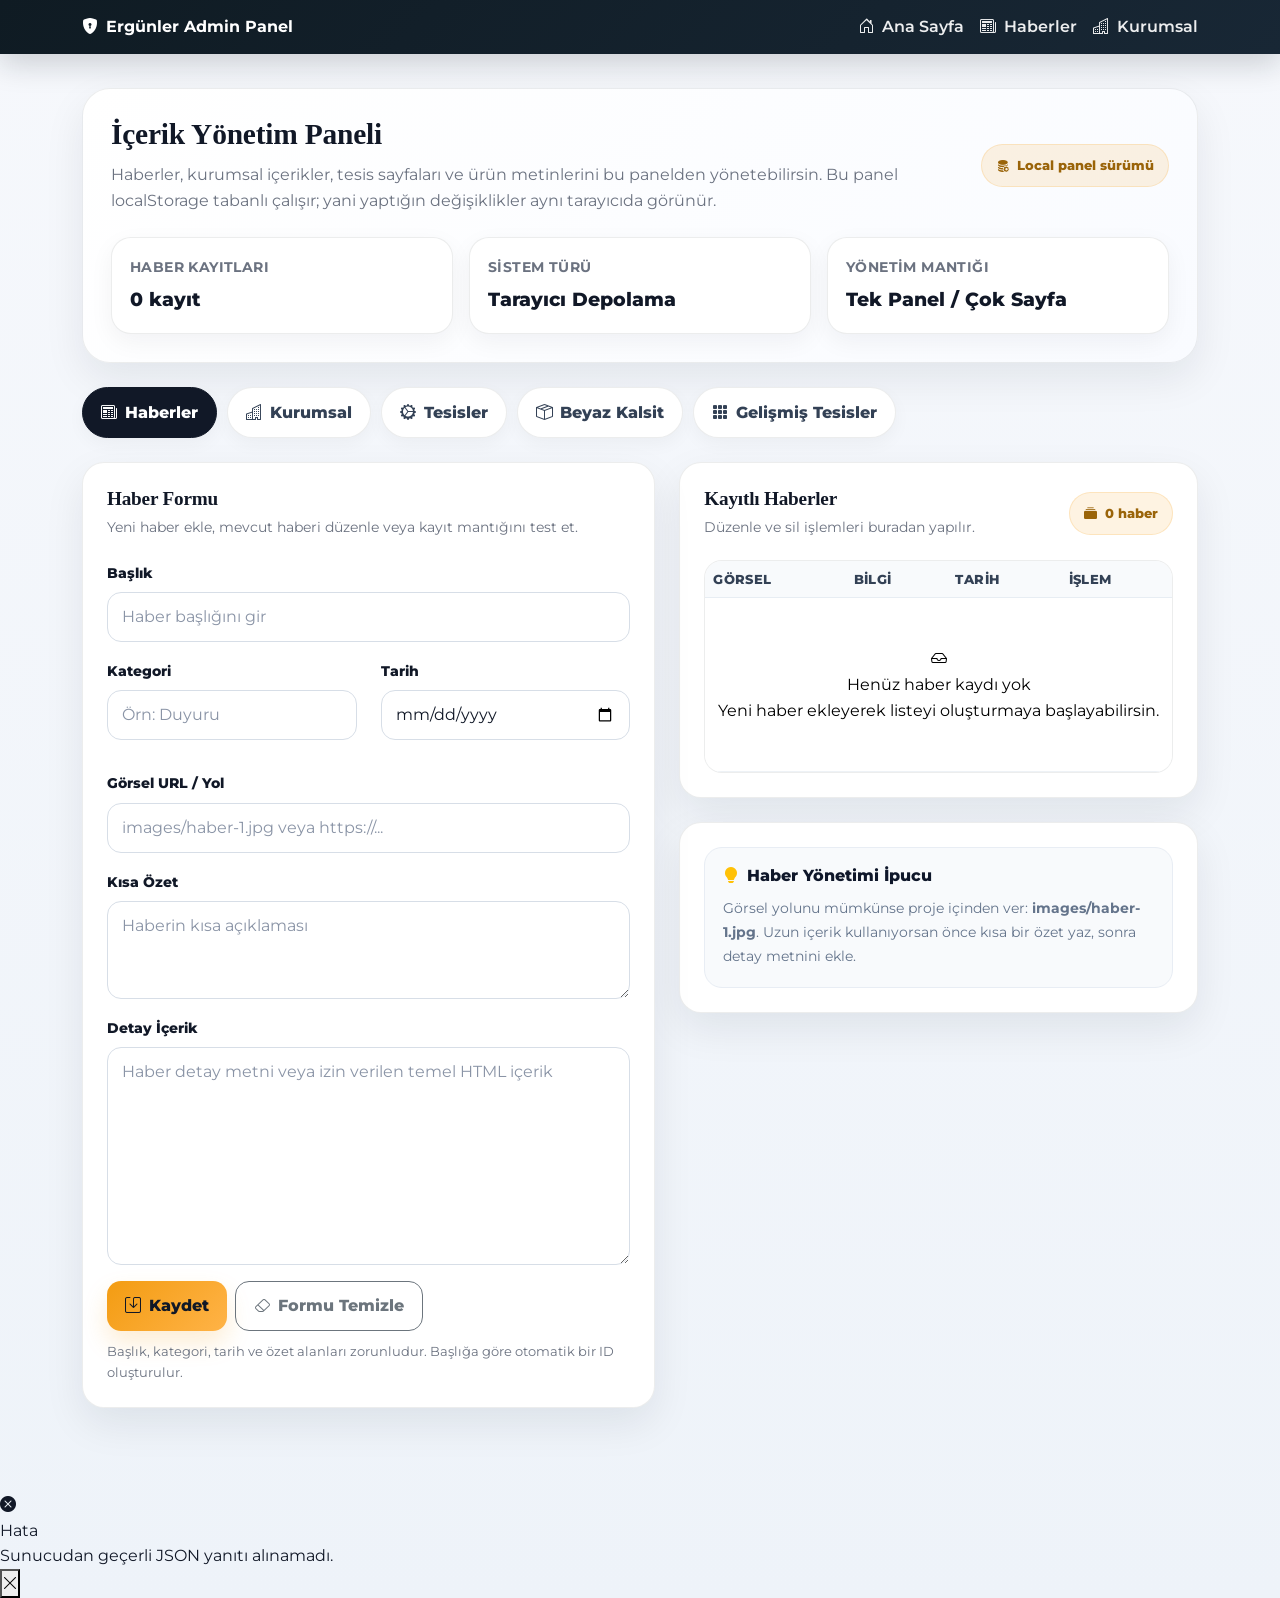
<file: admin.html>
<!DOCTYPE html>
<html lang="tr">
<head>
  <meta charset="UTF-8" />
  <meta name="viewport" content="width=device-width, initial-scale=1.0" />
  <title>Admin Panel | Ergünler İçerik Yönetimi</title>
  <meta name="description" content="Ergünler Yol Yapı içerik yönetim paneli. Haberler, kurumsal içerikler, tesisler ve ürün sayfalarını yönetin.">

  <link rel="preconnect" href="https://fonts.googleapis.com">
  <link rel="preconnect" href="https://fonts.gstatic.com" crossorigin>
  <link href="https://fonts.googleapis.com/css2?family=Montserrat:wght@400;500;600;700;800&display=swap" rel="stylesheet">

  <link href="https://cdn.jsdelivr.net/npm/bootstrap@5.3.0/dist/css/bootstrap.min.css" rel="stylesheet">
  <link rel="stylesheet" href="https://cdn.jsdelivr.net/npm/bootstrap-icons@1.11.1/font/bootstrap-icons.css">
  <link rel="stylesheet" href="css.css">

  <style>
    :root{
      --admin-bg: #f4f7fb;
      --admin-card: #ffffff;
      --admin-border: rgba(15, 27, 35, 0.08);
      --admin-text: #111827;
      --admin-muted: #6b7280;
      --admin-dark: #111827;
      --admin-accent: #f39c12;
      --admin-accent-soft: rgba(243,156,18,.12);
      --admin-shadow: 0 16px 40px rgba(15, 27, 35, 0.08);
      --admin-radius: 22px;
    }

    body{
      font-family:'Montserrat',sans-serif;
      background: linear-gradient(180deg, #f6f8fc 0%, #eef3f9 100%);
      color: var(--admin-text);
    }

    .admin-topbar{
      background: linear-gradient(135deg, #0f1b23 0%, #182735 100%);
      color:#fff;
      padding:14px 0;
      box-shadow: 0 10px 30px rgba(15,27,35,.18);
    }

    .admin-topbar a{
      color:#fff;
      text-decoration:none;
      opacity:.92;
      font-weight:600;
    }

    .admin-topbar a:hover{
      opacity:1;
    }

    .admin-wrap{
      padding: 34px 0 60px;
    }

    .admin-hero{
      background: linear-gradient(135deg, #ffffff 0%, #f9fbff 100%);
      border:1px solid var(--admin-border);
      border-radius: 28px;
      box-shadow: var(--admin-shadow);
      padding: 28px;
      margin-bottom: 24px;
    }

    .admin-hero-title{
      font-size: clamp(1.6rem, 2.3vw, 2.3rem);
      font-weight: 800;
      margin-bottom: 10px;
      color: var(--admin-dark);
    }

    .admin-hero-subtitle{
      color: var(--admin-muted);
      margin-bottom: 0;
      max-width: 850px;
      line-height: 1.65;
    }

    .admin-pill{
      display:inline-flex;
      align-items:center;
      gap:8px;
      padding:10px 14px;
      border-radius:999px;
      background: var(--admin-accent-soft);
      color:#9a6409;
      font-size: 13px;
      font-weight: 800;
      border:1px solid rgba(243,156,18,.18);
      white-space: nowrap;
    }

    .admin-card{
      background: var(--admin-card);
      border:1px solid var(--admin-border);
      border-radius: var(--admin-radius);
      box-shadow: var(--admin-shadow);
      padding: 24px;
      margin-bottom: 24px;
    }

    .admin-card-header{
      display:flex;
      flex-wrap:wrap;
      align-items:center;
      justify-content:space-between;
      gap:14px;
      margin-bottom:20px;
    }

    .admin-title{
      font-size: 1.2rem;
      font-weight: 800;
      margin-bottom: 6px;
      color: var(--admin-dark);
    }

    .admin-subtitle{
      margin:0;
      color: var(--admin-muted);
      font-size: 14px;
      line-height: 1.65;
    }

    .admin-stat-grid{
      display:grid;
      grid-template-columns: repeat(3, minmax(0,1fr));
      gap:16px;
      margin-top: 22px;
    }

    .admin-stat{
      background:#fff;
      border:1px solid var(--admin-border);
      border-radius:20px;
      padding:18px;
      box-shadow: 0 8px 24px rgba(15,27,35,.05);
    }

    .admin-stat small{
      display:block;
      color: var(--admin-muted);
      font-weight:700;
      margin-bottom:6px;
      text-transform:uppercase;
      letter-spacing:.4px;
    }

    .admin-stat strong{
      font-size:1.2rem;
      font-weight:800;
      color: var(--admin-dark);
    }

    .form-label{
      font-size: 14px;
      font-weight: 800;
      color: var(--admin-dark);
      margin-bottom: 8px;
    }

    .admin-card .form-control,
    .admin-card .form-select,
    .admin-card textarea,
    .admin-card input,
    .admin-card select{
      background:#fff !important;
      color: var(--admin-text) !important;
      border:1px solid #d7dee7 !important;
      border-radius:14px !important;
      min-height: 50px;
      box-shadow:none !important;
    }

    .admin-card textarea{
      min-height:140px;
      resize: vertical;
    }

    .admin-card .form-control::placeholder,
    .admin-card textarea::placeholder,
    .admin-card input::placeholder{
      color:#8a94a6 !important;
      opacity:1 !important;
    }

    .admin-card .form-control:focus,
    .admin-card .form-select:focus,
    .admin-card textarea:focus,
    .admin-card input:focus,
    .admin-card select:focus{
      border-color: var(--admin-accent) !important;
      box-shadow: 0 0 0 .2rem rgba(243,156,18,.15) !important;
      outline:none !important;
    }

    .admin-note{
      font-size: 13px;
      color: var(--admin-muted);
      line-height:1.6;
      margin-top:10px;
      margin-bottom:0;
    }

    .section-mini-title{
      font-size: .95rem;
      font-weight: 800;
      color: var(--admin-dark);
      margin-bottom: 14px;
    }

    .admin-divider{
      height:1px;
      background:linear-gradient(90deg, rgba(15,27,35,0.05), rgba(15,27,35,0.12), rgba(15,27,35,0.05));
      border:0;
      margin: 24px 0;
      opacity:1;
    }

    .admin-actions .btn{
      border-radius: 999px;
      font-weight: 700;
    }

    .admin-table-wrap{
      border:1px solid var(--admin-border);
      border-radius:18px;
      overflow:hidden;
      background:#fff;
    }

    .table.admin-table{
      margin-bottom:0;
      vertical-align: middle;
    }

    .table.admin-table thead th{
      background:#f8fafc;
      border-bottom:1px solid #e7edf3;
      color:#334155;
      font-size:13px;
      font-weight:800;
      text-transform:uppercase;
      letter-spacing:.35px;
      white-space: nowrap;
    }

    .table.admin-table td{
      border-color:#eef2f6;
    }

    .admin-thumb{
      width:90px;
      height:60px;
      object-fit:cover;
      border-radius:12px;
      background:#edf1f5;
      border:1px solid #e4eaf1;
    }

    .admin-tab-nav{
      display:flex;
      flex-wrap:wrap;
      gap:10px;
      margin-bottom:24px;
    }

    .admin-tab-nav .nav-link{
      border:none;
      border-radius:999px;
      padding:12px 18px;
      font-weight:800;
      color:#334155;
      background:#ffffff;
      border:1px solid rgba(15,27,35,.08);
      box-shadow: 0 6px 18px rgba(15,27,35,.04);
    }

    .admin-tab-nav .nav-link.active{
      background: var(--admin-dark);
      color:#fff;
      border-color: var(--admin-dark);
    }

    .btn-admin-primary{
      background: linear-gradient(135deg, #f39c12 0%, #ffb347 100%);
      border:none;
      color:#111827;
      font-weight:800;
      border-radius:14px;
      min-height: 50px;
      padding: 0 18px;
      box-shadow: 0 12px 24px rgba(243,156,18,.18);
    }

    .btn-admin-primary:hover{
      opacity:.95;
      color:#111827;
    }

    .btn-admin-secondary{
      border-radius:14px;
      min-height: 50px;
      font-weight:800;
      padding: 0 18px;
    }

    .admin-grid-2{
      display:grid;
      grid-template-columns: 1.05fr .95fr;
      gap:24px;
    }

    .admin-sticky{
      position: sticky;
      top: 24px;
    }

    .soft-block{
      background:#f8fafc;
      border:1px solid #e8edf4;
      border-radius:18px;
      padding:18px;
    }

    .soft-block h6{
      font-weight:800;
      margin-bottom:12px;
      color:#0f172a;
    }

    .soft-block p{
      margin-bottom:0;
      color:#64748b;
      font-size:14px;
      line-height:1.7;
    }

    @media (max-width: 991.98px){
      .admin-grid-2{
        grid-template-columns: 1fr;
      }

      .admin-sticky{
        position: static;
      }

      .admin-stat-grid{
        grid-template-columns: 1fr;
      }
    }
  </style>
</head>
<body>

  <div class="admin-topbar">
    <div class="container d-flex justify-content-between align-items-center gap-3 flex-wrap">
      <strong class="d-flex align-items-center gap-2">
        <i class="bi bi-shield-lock-fill"></i>
        Ergünler Admin Panel
      </strong>

      <div class="d-flex align-items-center gap-3 flex-wrap">
        <a href="index.html"><i class="bi bi-house-door me-1"></i> Ana Sayfa</a>
        <a href="haberler.html"><i class="bi bi-newspaper me-1"></i> Haberler</a>
        <a href="kurumsal.html"><i class="bi bi-buildings me-1"></i> Kurumsal</a>
      </div>
    </div>
  </div>

  <div class="admin-wrap">
    <div class="container">

      <section class="admin-hero">
        <div class="d-flex flex-column flex-xl-row justify-content-between align-items-xl-center gap-4">
          <div>
            <h1 class="admin-hero-title">İçerik Yönetim Paneli</h1>
            <p class="admin-hero-subtitle">
              Haberler, kurumsal içerikler, tesis sayfaları ve ürün metinlerini bu panelden yönetebilirsin.
              Bu panel localStorage tabanlı çalışır; yani yaptığın değişiklikler aynı tarayıcıda görünür.
            </p>
          </div>
          <div class="admin-pill">
            <i class="bi bi-database-fill-gear"></i>
            Local panel sürümü
          </div>
        </div>

        <div class="admin-stat-grid">
          <div class="admin-stat">
            <small>Haber Kayıtları</small>
            <strong id="newsCount">0 kayıt</strong>
          </div>
          <div class="admin-stat">
            <small>Sistem Türü</small>
            <strong>Tarayıcı Depolama</strong>
          </div>
          <div class="admin-stat">
            <small>Yönetim Mantığı</small>
            <strong>Tek Panel / Çok Sayfa</strong>
          </div>
        </div>
      </section>

      <ul class="nav admin-tab-nav" id="adminTabs" role="tablist">
        <li class="nav-item" role="presentation">
          <button class="nav-link active" id="tab-news" data-bs-toggle="tab" data-bs-target="#pane-news" type="button" role="tab">
            <i class="bi bi-newspaper me-2"></i>Haberler
          </button>
        </li>
        <li class="nav-item" role="presentation">
          <button class="nav-link" id="tab-corporate" data-bs-toggle="tab" data-bs-target="#pane-corporate" type="button" role="tab">
            <i class="bi bi-buildings me-2"></i>Kurumsal
          </button>
        </li>
        <li class="nav-item" role="presentation">
          <button class="nav-link" id="tab-facilities" data-bs-toggle="tab" data-bs-target="#pane-facilities" type="button" role="tab">
            <i class="bi bi-gear-wide-connected me-2"></i>Tesisler
          </button>
        </li>
        <li class="nav-item" role="presentation">
          <button class="nav-link" id="tab-white" data-bs-toggle="tab" data-bs-target="#pane-white" type="button" role="tab">
            <i class="bi bi-box-seam me-2"></i>Beyaz Kalsit
          </button>
        </li>
        <li class="nav-item" role="presentation">
          <button class="nav-link" id="tab-advanced" data-bs-toggle="tab" data-bs-target="#pane-advanced" type="button" role="tab">
            <i class="bi bi-grid-3x3-gap-fill me-2"></i>Gelişmiş Tesisler
          </button>
        </li>
      </ul>

      <div class="tab-content">

        <!-- HABERLER -->
        <div class="tab-pane fade show active" id="pane-news" role="tabpanel" aria-labelledby="tab-news">
          <div class="admin-grid-2">
            <div>
              <div class="admin-card admin-sticky">
                <div class="admin-card-header">
                  <div>
                    <h2 class="admin-title">Haber Formu</h2>
                    <p class="admin-subtitle">Yeni haber ekle, mevcut haberi düzenle veya kayıt mantığını test et.</p>
                  </div>
                </div>

                <form id="newsForm">
                  <input type="hidden" id="newsIdHidden">

                  <div class="mb-3">
                    <label for="newsTitle" class="form-label">Başlık</label>
                    <input type="text" id="newsTitle" class="form-control" placeholder="Haber başlığını gir" required>
                  </div>

                  <div class="row">
                    <div class="col-md-6 mb-3">
                      <label for="newsCategory" class="form-label">Kategori</label>
                      <input type="text" id="newsCategory" class="form-control" placeholder="Örn: Duyuru" required>
                    </div>

                    <div class="col-md-6 mb-3">
                      <label for="newsDate" class="form-label">Tarih</label>
                      <input type="date" id="newsDate" class="form-control" required>
                    </div>
                  </div>

                  <div class="mb-3">
                    <label for="newsImage" class="form-label">Görsel URL / Yol</label>
                    <input type="text" id="newsImage" class="form-control" placeholder="images/haber-1.jpg veya https://...">
                  </div>

                  <div class="mb-3">
                    <label for="newsExcerpt" class="form-label">Kısa Özet</label>
                    <textarea id="newsExcerpt" class="form-control" rows="3" placeholder="Haberin kısa açıklaması" required></textarea>
                  </div>

                  <div class="mb-3">
                    <label for="newsContent" class="form-label">Detay İçerik</label>
                    <textarea id="newsContent" class="form-control" rows="8" placeholder="Haber detay metni veya izin verilen temel HTML içerik"></textarea>
                  </div>

                  <div class="d-flex flex-wrap gap-2">
                    <button type="submit" class="btn btn-admin-primary">
                      <i class="bi bi-save me-2"></i>Kaydet
                    </button>
                    <button type="button" id="resetFormBtn" class="btn btn-outline-secondary btn-admin-secondary">
                      <i class="bi bi-eraser me-2"></i>Formu Temizle
                    </button>
                  </div>

                  <p class="admin-note">
                    Başlık, kategori, tarih ve özet alanları zorunludur. Başlığa göre otomatik bir ID oluşturulur.
                  </p>
                </form>
              </div>
            </div>

            <div>
              <div class="admin-card">
                <div class="admin-card-header">
                  <div>
                    <h2 class="admin-title">Kayıtlı Haberler</h2>
                    <p class="admin-subtitle">Düzenle ve sil işlemleri buradan yapılır.</p>
                  </div>
                  <span class="admin-pill">
                    <i class="bi bi-collection-fill"></i>
                    <span id="newsCountBadge">Liste</span>
                  </span>
                </div>

                <div class="admin-table-wrap">
                  <div class="table-responsive">
                    <table class="table admin-table align-middle">
                      <thead>
                        <tr>
                          <th>Görsel</th>
                          <th>Bilgi</th>
                          <th>Tarih</th>
                          <th>İşlem</th>
                        </tr>
                      </thead>
                      <tbody id="adminNewsTableBody">
                        <tr>
                          <td colspan="4" class="text-center text-muted py-4">Henüz kayıt yok.</td>
                        </tr>
                      </tbody>
                    </table>
                  </div>
                </div>

                <script>
                  document.addEventListener('DOMContentLoaded', function () {
                    const observer = new MutationObserver(() => {
                      const mainCount = document.getElementById('newsCount');
                      const badge = document.getElementById('newsCountBadge');
                      if (mainCount && badge) badge.textContent = mainCount.textContent;
                    });

                    const target = document.getElementById('newsCount');
                    if (target) {
                      observer.observe(target, { childList: true, subtree: true, characterData: true });
                      const badge = document.getElementById('newsCountBadge');
                      if (badge) badge.textContent = target.textContent;
                    }
                  });
                </script>
              </div>

              <div class="admin-card">
                <div class="soft-block">
                  <h6><i class="bi bi-lightbulb-fill text-warning me-2"></i>Haber Yönetimi İpucu</h6>
                  <p>
                    Görsel yolunu mümkünse proje içinden ver: <strong>images/haber-1.jpg</strong>.
                    Uzun içerik kullanıyorsan önce kısa bir özet yaz, sonra detay metnini ekle.
                  </p>
                </div>
              </div>
            </div>
          </div>
        </div>

        <!-- KURUMSAL -->
        <div class="tab-pane fade" id="pane-corporate" role="tabpanel" aria-labelledby="tab-corporate">
          <div class="admin-card">
            <div class="admin-card-header">
              <div>
                <h2 class="admin-title">Kurumsal Sayfa Yönetimi</h2>
                <p class="admin-subtitle">Hakkımızda sayfasındaki ana metinleri ve blok içeriklerini düzenle.</p>
              </div>
            </div>

            <form id="corporateForm">
              <div class="row">
                <div class="col-lg-6 mb-3">
                  <label for="corpPageTitle" class="form-label">Sayfa Başlığı</label>
                  <input type="text" id="corpPageTitle" class="form-control" placeholder="Hakkımızda">
                </div>
                <div class="col-lg-6 mb-3">
                  <label for="corpPageLead" class="form-label">Sayfa Alt Metni</label>
                  <input type="text" id="corpPageLead" class="form-control" placeholder="Üretimden Sahaya • Tek Elden Güçlü Altyapı Çözümleri">
                </div>
              </div>

              <div class="mb-3">
                <label for="corpMainTitle" class="form-label">Ana Başlık</label>
                <input type="text" id="corpMainTitle" class="form-control" placeholder="Güçlü Geçmiş, Sağlam Altyapı">
              </div>

              <div class="mb-3">
                <label for="corpMainText" class="form-label">Ana Metin</label>
                <textarea id="corpMainText" class="form-control" rows="6"></textarea>
              </div>

              <div class="row">
                <div class="col-lg-4 mb-3">
                  <label for="corpVision" class="form-label">Vizyon</label>
                  <textarea id="corpVision" class="form-control" rows="5"></textarea>
                </div>

                <div class="col-lg-4 mb-3">
                  <label for="corpMission" class="form-label">Misyon</label>
                  <textarea id="corpMission" class="form-control" rows="5"></textarea>
                </div>

                <div class="col-lg-4 mb-3">
                  <label for="corpOperation" class="form-label">Operasyon / Ek Metin</label>
                  <textarea id="corpOperation" class="form-control" rows="5"></textarea>
                </div>
              </div>

              <div class="d-flex flex-wrap gap-2">
                <button type="submit" class="btn btn-admin-primary">
                  <i class="bi bi-save me-2"></i>Kurumsal Veriyi Kaydet
                </button>
                <button type="button" id="loadCorporateBtn" class="btn btn-outline-secondary btn-admin-secondary">
                  <i class="bi bi-arrow-repeat me-2"></i>Kayıtlı Veriyi Getir
                </button>
              </div>
            </form>
          </div>
        </div>

        <!-- TESİSLER -->
        <div class="tab-pane fade" id="pane-facilities" role="tabpanel" aria-labelledby="tab-facilities">
          <div class="admin-card">
            <div class="admin-card-header">
              <div>
                <h2 class="admin-title">Tesisler Sayfası Yönetimi</h2>
                <p class="admin-subtitle">Tesisler sayfasındaki 2 ana içerik bloğunu düzenle.</p>
              </div>
            </div>

            <form id="facilitiesForm">
              <div class="section-mini-title">1. Tesis Bloğu</div>

              <div class="row">
                <div class="col-lg-6 mb-3">
                  <label for="facility1Top" class="form-label">Üst Etiket</label>
                  <input type="text" id="facility1Top" class="form-control" placeholder="Natro Markası">
                </div>

                <div class="col-lg-6 mb-3">
                  <label for="facility1Title" class="form-label">Başlık</label>
                  <input type="text" id="facility1Title" class="form-control" placeholder="Mikronize Kalsit Üretim Tesisi">
                </div>
              </div>

              <div class="mb-3">
                <label for="facility1Text" class="form-label">Açıklama</label>
                <textarea id="facility1Text" class="form-control" rows="4"></textarea>
              </div>

              <div class="row">
                <div class="col-md-4 mb-3">
                  <label for="facility1Badge1" class="form-label">Rozet 1</label>
                  <input type="text" id="facility1Badge1" class="form-control" placeholder="2–5 μ Mikron Hassasiyeti">
                </div>
                <div class="col-md-4 mb-3">
                  <label for="facility1Badge2" class="form-label">Rozet 2</label>
                  <input type="text" id="facility1Badge2" class="form-control" placeholder="Yüksek Safiyet">
                </div>
                <div class="col-md-4 mb-3">
                  <label for="facility1Badge3" class="form-label">Rozet 3</label>
                  <input type="text" id="facility1Badge3" class="form-control" placeholder="Gri Kalsit Cevheri">
                </div>
              </div>

              <hr class="admin-divider">

              <div class="section-mini-title">2. Tesis Bloğu</div>

              <div class="row">
                <div class="col-lg-6 mb-3">
                  <label for="facility2Top" class="form-label">Üst Etiket</label>
                  <input type="text" id="facility2Top" class="form-control" placeholder="Yol & Altyapı Gücü">
                </div>

                <div class="col-lg-6 mb-3">
                  <label for="facility2Title" class="form-label">Başlık</label>
                  <input type="text" id="facility2Title" class="form-control" placeholder="Asfalt Plenti & Kalsit Ocağı">
                </div>
              </div>

              <div class="mb-3">
                <label for="facility2Text" class="form-label">Açıklama</label>
                <textarea id="facility2Text" class="form-control" rows="4"></textarea>
              </div>

              <div class="row">
                <div class="col-md-4 mb-3">
                  <label for="facility2Badge1" class="form-label">Rozet 1</label>
                  <input type="text" id="facility2Badge1" class="form-control" placeholder="Filo">
                </div>
                <div class="col-md-4 mb-3">
                  <label for="facility2Badge2" class="form-label">Rozet 2</label>
                  <input type="text" id="facility2Badge2" class="form-control" placeholder="Modern Plent Teknolojisi">
                </div>
                <div class="col-md-4 mb-3">
                  <label for="facility2Badge3" class="form-label">Rozet 3</label>
                  <input type="text" id="facility2Badge3" class="form-control" placeholder="Kesintisiz Sevkiyat">
                </div>
              </div>

              <div class="d-flex flex-wrap gap-2">
                <button type="submit" class="btn btn-admin-primary">
                  <i class="bi bi-save me-2"></i>Tesis Verisini Kaydet
                </button>
                <button type="button" id="loadFacilitiesBtn" class="btn btn-outline-secondary btn-admin-secondary">
                  <i class="bi bi-arrow-repeat me-2"></i>Kayıtlı Veriyi Getir
                </button>
              </div>
            </form>
          </div>
        </div>

        <!-- BEYAZ KALSİT -->
        <div class="tab-pane fade" id="pane-white" role="tabpanel" aria-labelledby="tab-white">
          <div class="admin-card">
            <div class="admin-card-header">
              <div>
                <h2 class="admin-title">Beyaz Kalsit Sayfası Yönetimi</h2>
                <p class="admin-subtitle">Beyaz kalsit sayfasındaki başlık, özet, rozet ve teknik bilgi alanlarını düzenle.</p>
              </div>
            </div>

            <form id="whiteCalciteForm">
              <div class="row">
                <div class="col-lg-6 mb-3">
                  <label for="whiteHeaderTitle" class="form-label">Sayfa Başlığı</label>
                  <input type="text" id="whiteHeaderTitle" class="form-control" placeholder="Beyaz Kalsit">
                </div>
                <div class="col-lg-6 mb-3">
                  <label for="whiteHeaderLead" class="form-label">Alt Başlık</label>
                  <input type="text" id="whiteHeaderLead" class="form-control" placeholder="Natro üretim gücü ile mikronize çözümler">
                </div>
              </div>

              <div class="mb-3">
                <label for="whiteSummaryTitle" class="form-label">Özet Başlığı</label>
                <input type="text" id="whiteSummaryTitle" class="form-control" placeholder="Ürün Özeti">
              </div>

              <div class="mb-3">
                <label for="whiteSummaryText" class="form-label">Özet Metni</label>
                <textarea id="whiteSummaryText" class="form-control" rows="5"></textarea>
              </div>

              <div class="row">
                <div class="col-md-4 mb-3">
                  <label for="whiteBadge1" class="form-label">Rozet 1</label>
                  <input type="text" id="whiteBadge1" class="form-control" placeholder="2–5 µ Hassasiyet">
                </div>
                <div class="col-md-4 mb-3">
                  <label for="whiteBadge2" class="form-label">Rozet 2</label>
                  <input type="text" id="whiteBadge2" class="form-control" placeholder="Stabil Kalite">
                </div>
                <div class="col-md-4 mb-3">
                  <label for="whiteBadge3" class="form-label">Rozet 3</label>
                  <input type="text" id="whiteBadge3" class="form-control" placeholder="Sevkiyata Uygun">
                </div>
              </div>

              <hr class="admin-divider">

              <div class="section-mini-title">Teknik Bilgi Alanı</div>

              <div class="mb-3">
                <label for="whiteTechnicalTitle" class="form-label">Teknik Bilgi Başlığı</label>
                <input type="text" id="whiteTechnicalTitle" class="form-control" placeholder="Teknik Bilgiler">
              </div>

              <div class="row">
                <div class="col-lg-4 mb-3">
                  <label for="whiteTech1Name" class="form-label">Özellik 1 Adı</label>
                  <input type="text" id="whiteTech1Name" class="form-control" placeholder="Renk">
                </div>
                <div class="col-lg-8 mb-3">
                  <label for="whiteTech1Value" class="form-label">Özellik 1 Değeri</label>
                  <input type="text" id="whiteTech1Value" class="form-control" placeholder="Beyaz / Açık ton">
                </div>

                <div class="col-lg-4 mb-3">
                  <label for="whiteTech2Name" class="form-label">Özellik 2 Adı</label>
                  <input type="text" id="whiteTech2Name" class="form-control" placeholder="Mikron Aralığı">
                </div>
                <div class="col-lg-8 mb-3">
                  <label for="whiteTech2Value" class="form-label">Özellik 2 Değeri</label>
                  <input type="text" id="whiteTech2Value" class="form-control" placeholder="Talebe göre">
                </div>

                <div class="col-lg-4 mb-3">
                  <label for="whiteTech3Name" class="form-label">Özellik 3 Adı</label>
                  <input type="text" id="whiteTech3Name" class="form-control" placeholder="Paketleme">
                </div>
                <div class="col-lg-8 mb-3">
                  <label for="whiteTech3Value" class="form-label">Özellik 3 Değeri</label>
                  <input type="text" id="whiteTech3Value" class="form-control" placeholder="Torbalı / Dökme">
                </div>
              </div>

              <div class="d-flex flex-wrap gap-2">
                <button type="submit" class="btn btn-admin-primary">
                  <i class="bi bi-save me-2"></i>Beyaz Kalsit Verisini Kaydet
                </button>
                <button type="button" id="loadWhiteCalciteBtn" class="btn btn-outline-secondary btn-admin-secondary">
                  <i class="bi bi-arrow-repeat me-2"></i>Kayıtlı Veriyi Getir
                </button>
              </div>
            </form>
          </div>
        </div>

        <!-- GELİŞMİŞ TESİSLER -->
        <div class="tab-pane fade" id="pane-advanced" role="tabpanel" aria-labelledby="tab-advanced">
          <div class="admin-card">
            <div class="admin-card-header">
              <div>
                <h2 class="admin-title">Gelişmiş Tesis Kartları Yönetimi</h2>
                <p class="admin-subtitle">Tesisler sayfasındaki asfalt, gri kalsit, beyaz kalsit ve agrega bloklarını ayrı ayrı yönet.</p>
              </div>
            </div>

            <form id="facilitiesAdvancedForm">

              <div class="section-mini-title">Asfalt Bloğu</div>
              <div class="row">
                <div class="col-lg-4 mb-3">
                  <label for="facilityAsphaltKicker" class="form-label">Üst Etiket</label>
                  <input type="text" id="facilityAsphaltKicker" class="form-control">
                </div>
                <div class="col-lg-8 mb-3">
                  <label for="facilityAsphaltTitle" class="form-label">Başlık</label>
                  <input type="text" id="facilityAsphaltTitle" class="form-control">
                </div>
              </div>
              <div class="mb-3">
                <label for="facilityAsphaltText" class="form-label">Açıklama</label>
                <textarea id="facilityAsphaltText" class="form-control" rows="4"></textarea>
              </div>
              <div class="row">
                <div class="col-md-4 mb-3">
                  <label for="facilityAsphaltBadge1" class="form-label">Rozet 1</label>
                  <input type="text" id="facilityAsphaltBadge1" class="form-control">
                </div>
                <div class="col-md-4 mb-3">
                  <label for="facilityAsphaltBadge2" class="form-label">Rozet 2</label>
                  <input type="text" id="facilityAsphaltBadge2" class="form-control">
                </div>
                <div class="col-md-4 mb-3">
                  <label for="facilityAsphaltBadge3" class="form-label">Rozet 3</label>
                  <input type="text" id="facilityAsphaltBadge3" class="form-control">
                </div>
              </div>

              <hr class="admin-divider">

              <div class="section-mini-title">Gri Kalsit Bloğu</div>
              <div class="row">
                <div class="col-lg-4 mb-3">
                  <label for="facilityGrayKicker" class="form-label">Üst Etiket</label>
                  <input type="text" id="facilityGrayKicker" class="form-control">
                </div>
                <div class="col-lg-8 mb-3">
                  <label for="facilityGrayTitle" class="form-label">Başlık</label>
                  <input type="text" id="facilityGrayTitle" class="form-control">
                </div>
              </div>
              <div class="mb-3">
                <label for="facilityGrayText" class="form-label">Açıklama</label>
                <textarea id="facilityGrayText" class="form-control" rows="4"></textarea>
              </div>
              <div class="row">
                <div class="col-md-4 mb-3">
                  <label for="facilityGrayBadge1" class="form-label">Rozet 1</label>
                  <input type="text" id="facilityGrayBadge1" class="form-control">
                </div>
                <div class="col-md-4 mb-3">
                  <label for="facilityGrayBadge2" class="form-label">Rozet 2</label>
                  <input type="text" id="facilityGrayBadge2" class="form-control">
                </div>
                <div class="col-md-4 mb-3">
                  <label for="facilityGrayBadge3" class="form-label">Rozet 3</label>
                  <input type="text" id="facilityGrayBadge3" class="form-control">
                </div>
              </div>

              <hr class="admin-divider">

              <div class="section-mini-title">Beyaz Kalsit Bloğu</div>
              <div class="row">
                <div class="col-lg-4 mb-3">
                  <label for="facilityWhiteKicker" class="form-label">Üst Etiket</label>
                  <input type="text" id="facilityWhiteKicker" class="form-control">
                </div>
                <div class="col-lg-8 mb-3">
                  <label for="facilityWhiteTitle" class="form-label">Başlık</label>
                  <input type="text" id="facilityWhiteTitle" class="form-control">
                </div>
              </div>
              <div class="mb-3">
                <label for="facilityWhiteText" class="form-label">Açıklama</label>
                <textarea id="facilityWhiteText" class="form-control" rows="4"></textarea>
              </div>
              <div class="row">
                <div class="col-md-4 mb-3">
                  <label for="facilityWhiteBadge1" class="form-label">Rozet 1</label>
                  <input type="text" id="facilityWhiteBadge1" class="form-control">
                </div>
                <div class="col-md-4 mb-3">
                  <label for="facilityWhiteBadge2" class="form-label">Rozet 2</label>
                  <input type="text" id="facilityWhiteBadge2" class="form-control">
                </div>
                <div class="col-md-4 mb-3">
                  <label for="facilityWhiteBadge3" class="form-label">Rozet 3</label>
                  <input type="text" id="facilityWhiteBadge3" class="form-control">
                </div>
              </div>

              <hr class="admin-divider">

              <div class="section-mini-title">Agrega Bloğu</div>
              <div class="row">
                <div class="col-lg-4 mb-3">
                  <label for="facilityAgregaKicker" class="form-label">Üst Etiket</label>
                  <input type="text" id="facilityAgregaKicker" class="form-control">
                </div>
                <div class="col-lg-8 mb-3">
                  <label for="facilityAgregaTitle" class="form-label">Başlık</label>
                  <input type="text" id="facilityAgregaTitle" class="form-control">
                </div>
              </div>
              <div class="mb-3">
                <label for="facilityAgregaText" class="form-label">Açıklama</label>
                <textarea id="facilityAgregaText" class="form-control" rows="4"></textarea>
              </div>
              <div class="row">
                <div class="col-md-4 mb-3">
                  <label for="facilityAgregaBadge1" class="form-label">Rozet 1</label>
                  <input type="text" id="facilityAgregaBadge1" class="form-control">
                </div>
                <div class="col-md-4 mb-3">
                  <label for="facilityAgregaBadge2" class="form-label">Rozet 2</label>
                  <input type="text" id="facilityAgregaBadge2" class="form-control">
                </div>
                <div class="col-md-4 mb-3">
                  <label for="facilityAgregaBadge3" class="form-label">Rozet 3</label>
                  <input type="text" id="facilityAgregaBadge3" class="form-control">
                </div>
              </div>

              <div class="d-flex flex-wrap gap-2">
                <button type="submit" class="btn btn-admin-primary">
                  <i class="bi bi-save me-2"></i>Gelişmiş Tesis Verisini Kaydet
                </button>
                <button type="button" id="loadFacilitiesAdvancedBtn" class="btn btn-outline-secondary btn-admin-secondary">
                  <i class="bi bi-arrow-repeat me-2"></i>Kayıtlı Veriyi Getir
                </button>
              </div>
            </form>
          </div>
        </div>

      </div>
    </div>
  </div>

  <script src="https://cdn.jsdelivr.net/npm/bootstrap@5.3.0/dist/js/bootstrap.bundle.min.js"></script>
  <script src="admin.js"></script>
</body>
</html>
</file>
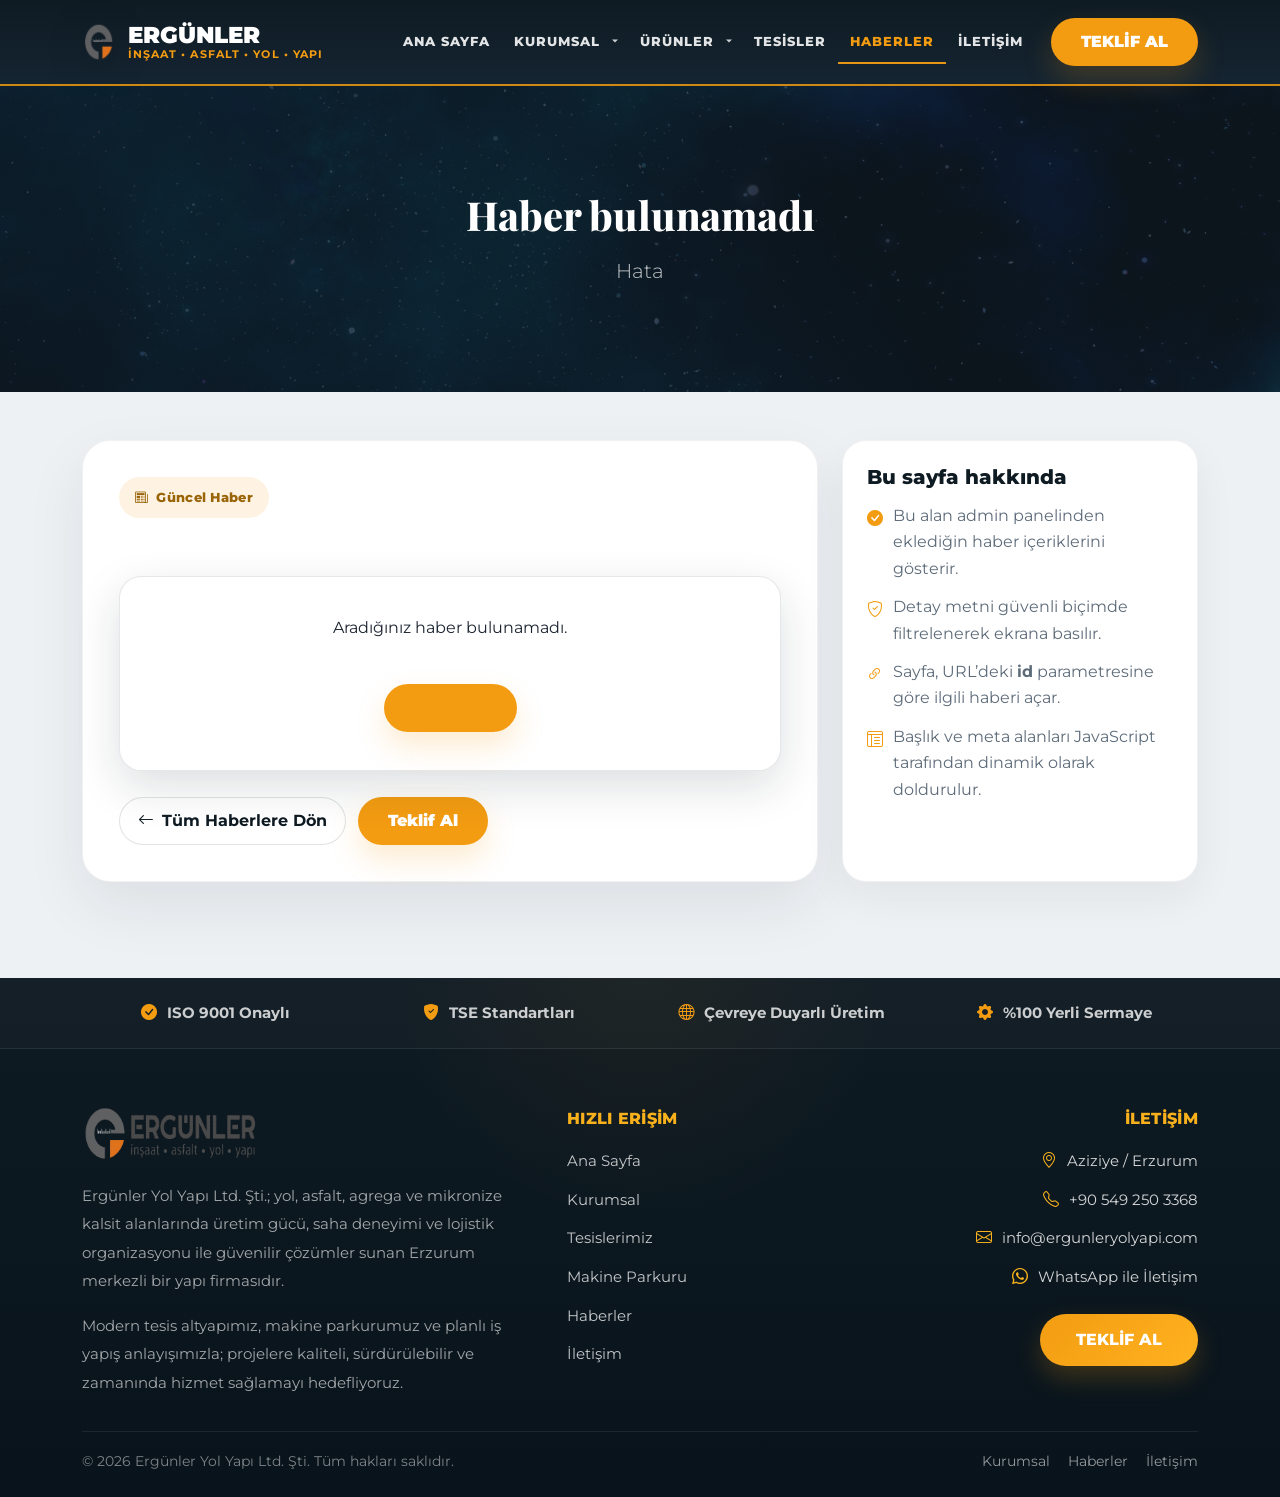
<file: haber-detay.html>
<!DOCTYPE html>
<html lang="tr">
<head>
  <meta charset="UTF-8" />
  <meta name="viewport" content="width=device-width, initial-scale=1.0" />
  <title>Haber Detayı | Ergünler Yol Yapı Ltd. Şti.</title>
  <meta
    name="description"
    content="Ergünler Yol Yapı ve Natro markasına ait haber, duyuru ve güncel gelişmelerin detay sayfası."
  />

  <link rel="preconnect" href="https://fonts.googleapis.com" />
  <link rel="preconnect" href="https://fonts.gstatic.com" crossorigin />
  <link
    href="https://fonts.googleapis.com/css2?family=Montserrat:wght@400;500;600;700;800&family=Playfair+Display:wght@700&display=swap"
    rel="stylesheet"
  />

  <link
    href="https://cdn.jsdelivr.net/npm/bootstrap@5.3.0/dist/css/bootstrap.min.css"
    rel="stylesheet"
  />
  <link
    rel="stylesheet"
    href="https://cdn.jsdelivr.net/npm/bootstrap-icons@1.11.1/font/bootstrap-icons.css"
  />
  <link rel="stylesheet" href="css.css" />
</head>

<body>
  <nav class="navbar navbar-expand-lg sticky-top">
    <div class="container">
      <a class="navbar-brand brand" href="index.html" aria-label="Ergünler ana sayfa">
        <img src="images/ergunler-icon.png" alt="Ergünler" class="brand-icon" />
        <span class="brand-text">
          <span class="brand-name">ERGÜNLER</span>
          <span class="brand-sub">inşaat • asfalt • yol • yapı</span>
        </span>
      </a>

      <button
        class="navbar-toggler"
        type="button"
        data-bs-toggle="collapse"
        data-bs-target="#navbarNav"
        aria-controls="navbarNav"
        aria-expanded="false"
        aria-label="Menüyü aç/kapat"
      >
        <span class="navbar-toggler-icon" style="filter: invert(1);"></span>
      </button>

      <div class="collapse navbar-collapse" id="navbarNav">
        <ul class="navbar-nav ms-auto align-items-center">
          <li class="nav-item">
            <a class="nav-link" href="index.html">ANA SAYFA</a>
          </li>

          <li class="nav-item dropdown nav-hover">
            <a
              class="nav-link dropdown-toggle"
              href="#"
              id="kurumsalMenu"
              role="button"
              data-bs-toggle="dropdown"
              aria-expanded="false"
            >
              KURUMSAL
            </a>
            <ul class="dropdown-menu" aria-labelledby="kurumsalMenu">
              <li><a class="dropdown-item" href="kurumsal.html">Hakkımızda</a></li>
              <li><a class="dropdown-item" href="makine-parkuru.html">Araç &amp; Makine Parkuru</a></li>
            </ul>
          </li>

          <li class="nav-item dropdown nav-hover">
            <a
              class="nav-link dropdown-toggle"
              href="#"
              id="urunlerMenu"
              role="button"
              data-bs-toggle="dropdown"
              aria-expanded="false"
            >
              ÜRÜNLER
            </a>
            <ul class="dropdown-menu" aria-labelledby="urunlerMenu">
              <li><a class="dropdown-item" href="gri-kalsit.html">Gri Kalsit</a></li>
              <li><a class="dropdown-item" href="beyaz-kalsit.html">Beyaz Kalsit</a></li>
              <li><a class="dropdown-item" href="agrega.html">Agrega</a></li>
              <li><a class="dropdown-item" href="asfalt.html">Asfalt</a></li>
            </ul>
          </li>

          <li class="nav-item">
            <a class="nav-link" href="tesisler.html">TESİSLER</a>
          </li>

          <li class="nav-item">
            <a class="nav-link active" aria-current="page" href="haberler.html">HABERLER</a>
          </li>

          <li class="nav-item">
            <a class="nav-link" href="iletisim.html">İLETİŞİM</a>
          </li>

          <li class="nav-item ms-lg-3">
            <a href="iletisim.html" class="btn-teklif">TEKLİF AL</a>
          </li>
        </ul>
      </div>
    </div>
  </nav>

  <header class="page-header header-haberler">
    <div class="container">
      <h1 class="mb-3" id="detailTitle">Haber Detayı</h1>
      <p class="lead opacity-75 fs-5 mb-0" id="detailMeta">İçerik yükleniyor...</p>
    </div>
  </header>

  <main class="py-5">
    <div class="container">
      <div class="row g-4">
        <div class="col-lg-8">
          <article class="news-detail-shell">
            <div class="news-detail-card">
              <div class="news-detail-kicker">
                <i class="bi bi-newspaper"></i>
                <span>Güncel Haber</span>
              </div>

              <div id="newsDetail">
                <div class="content-card text-center">
                  <p class="mb-0">Haber içeriği yükleniyor.</p>
                </div>
              </div>

              <div class="detail-nav-actions">
                <a href="haberler.html" class="detail-outline-btn">
                  <i class="bi bi-arrow-left"></i>
                  Tüm Haberlere Dön
                </a>
                <a href="iletisim.html" class="btn-teklif">
                  Teklif Al
                </a>
              </div>
            </div>
          </article>
        </div>

        <div class="col-lg-4">
          <aside class="detail-side-card">
            <h5>Bu sayfa hakkında</h5>
            <ul class="detail-mini-list">
              <li>
                <i class="bi bi-check-circle-fill"></i>
                <span>Bu alan admin panelinden eklediğin haber içeriklerini gösterir.</span>
              </li>
              <li>
                <i class="bi bi-shield-check"></i>
                <span>Detay metni güvenli biçimde filtrelenerek ekrana basılır.</span>
              </li>
              <li>
                <i class="bi bi-link-45deg"></i>
                <span>Sayfa, URL’deki <strong>id</strong> parametresine göre ilgili haberi açar.</span>
              </li>
              <li>
                <i class="bi bi-layout-text-window-reverse"></i>
                <span>Başlık ve meta alanları JavaScript tarafından dinamik olarak doldurulur.</span>
              </li>
            </ul>
          </aside>
        </div>
      </div>
    </div>
  </main>

  <footer class="footer-pro mt-5">
    <div class="footer-pro-top">
      <div class="container">
        <div class="row text-center g-3">
          <div class="col-md-3 col-6">
            <div class="footer-pro-trust">
              <i class="bi bi-check-circle-fill"></i>
              <span>ISO 9001 Onaylı</span>
            </div>
          </div>
          <div class="col-md-3 col-6">
            <div class="footer-pro-trust">
              <i class="bi bi-shield-fill-check"></i>
              <span>TSE Standartları</span>
            </div>
          </div>
          <div class="col-md-3 col-6">
            <div class="footer-pro-trust">
              <i class="bi bi-globe"></i>
              <span>Çevreye Duyarlı Üretim</span>
            </div>
          </div>
          <div class="col-md-3 col-6">
            <div class="footer-pro-trust">
              <i class="bi bi-gear-fill"></i>
              <span>%100 Yerli Sermaye</span>
            </div>
          </div>
        </div>
      </div>
    </div>

    <div class="footer-pro-main">
      <div class="container">
        <div class="row g-5 align-items-start">
          <div class="col-lg-5">
            <div class="footer-pro-brand">
              <img src="images/logo.jpg" alt="Ergünler Yol Yapı" class="footer-pro-logo" />
              <p class="footer-pro-text">
                Ergünler Yol Yapı Ltd. Şti.; yol, asfalt, agrega ve mikronize kalsit alanlarında üretim gücü,
                saha deneyimi ve lojistik organizasyonu ile güvenilir çözümler sunan Erzurum merkezli bir yapı firmasıdır.
              </p>
              <p class="footer-pro-text mb-0">
                Modern tesis altyapımız, makine parkurumuz ve planlı iş yapış anlayışımızla; projelere kaliteli,
                sürdürülebilir ve zamanında hizmet sağlamayı hedefliyoruz.
              </p>
            </div>
          </div>

          <div class="col-lg-3 col-md-6">
            <div class="footer-pro-col">
              <h6 class="footer-pro-title">Hızlı Erişim</h6>
              <ul class="footer-pro-links">
                <li><a href="index.html">Ana Sayfa</a></li>
                <li><a href="kurumsal.html">Kurumsal</a></li>
                <li><a href="tesisler.html">Tesislerimiz</a></li>
                <li><a href="makine-parkuru.html">Makine Parkuru</a></li>
                <li><a href="haberler.html">Haberler</a></li>
                <li><a href="iletisim.html">İletişim</a></li>
              </ul>
            </div>
          </div>

          <div class="col-lg-4 col-md-6">
            <div class="footer-pro-contact text-lg-end">
              <h6 class="footer-pro-title">İletişim</h6>

              <div class="footer-pro-contact-item justify-content-lg-end">
                <i class="bi bi-geo-alt"></i>
                <span>Aziziye / Erzurum</span>
              </div>

              <div class="footer-pro-contact-item justify-content-lg-end">
                <i class="bi bi-telephone"></i>
                <a href="tel:+905492503368">+90 549 250 3368</a>
              </div>

              <div class="footer-pro-contact-item justify-content-lg-end">
                <i class="bi bi-envelope"></i>
                <a href="mailto:info@ergunleryolyapi.com">info@ergunleryolyapi.com</a>
              </div>

              <div class="footer-pro-contact-item justify-content-lg-end">
                <i class="bi bi-whatsapp"></i>
                <a href="https://wa.me/905492503368" target="_blank" rel="noopener noreferrer">
                  WhatsApp ile İletişim
                </a>
              </div>

              <div class="footer-pro-btn-wrap justify-content-lg-end">
                <a href="iletisim.html" class="footer-pro-btn">TEKLİF AL</a>
              </div>
            </div>
          </div>
        </div>

        <div class="footer-pro-bottom">
          <div class="footer-pro-bottom-wrap">
            <p>© 2026 Ergünler Yol Yapı Ltd. Şti. Tüm hakları saklıdır.</p>
            <div class="footer-pro-bottom-links">
              <a href="kurumsal.html">Kurumsal</a>
              <a href="haberler.html">Haberler</a>
              <a href="iletisim.html">İletişim</a>
            </div>
          </div>
        </div>
      </div>
    </div>
  </footer>

  <script src="https://cdn.jsdelivr.net/npm/bootstrap@5.3.0/dist/js/bootstrap.bundle.min.js"></script>
  <script src="script.js"></script>
</body>
</html>
</file>
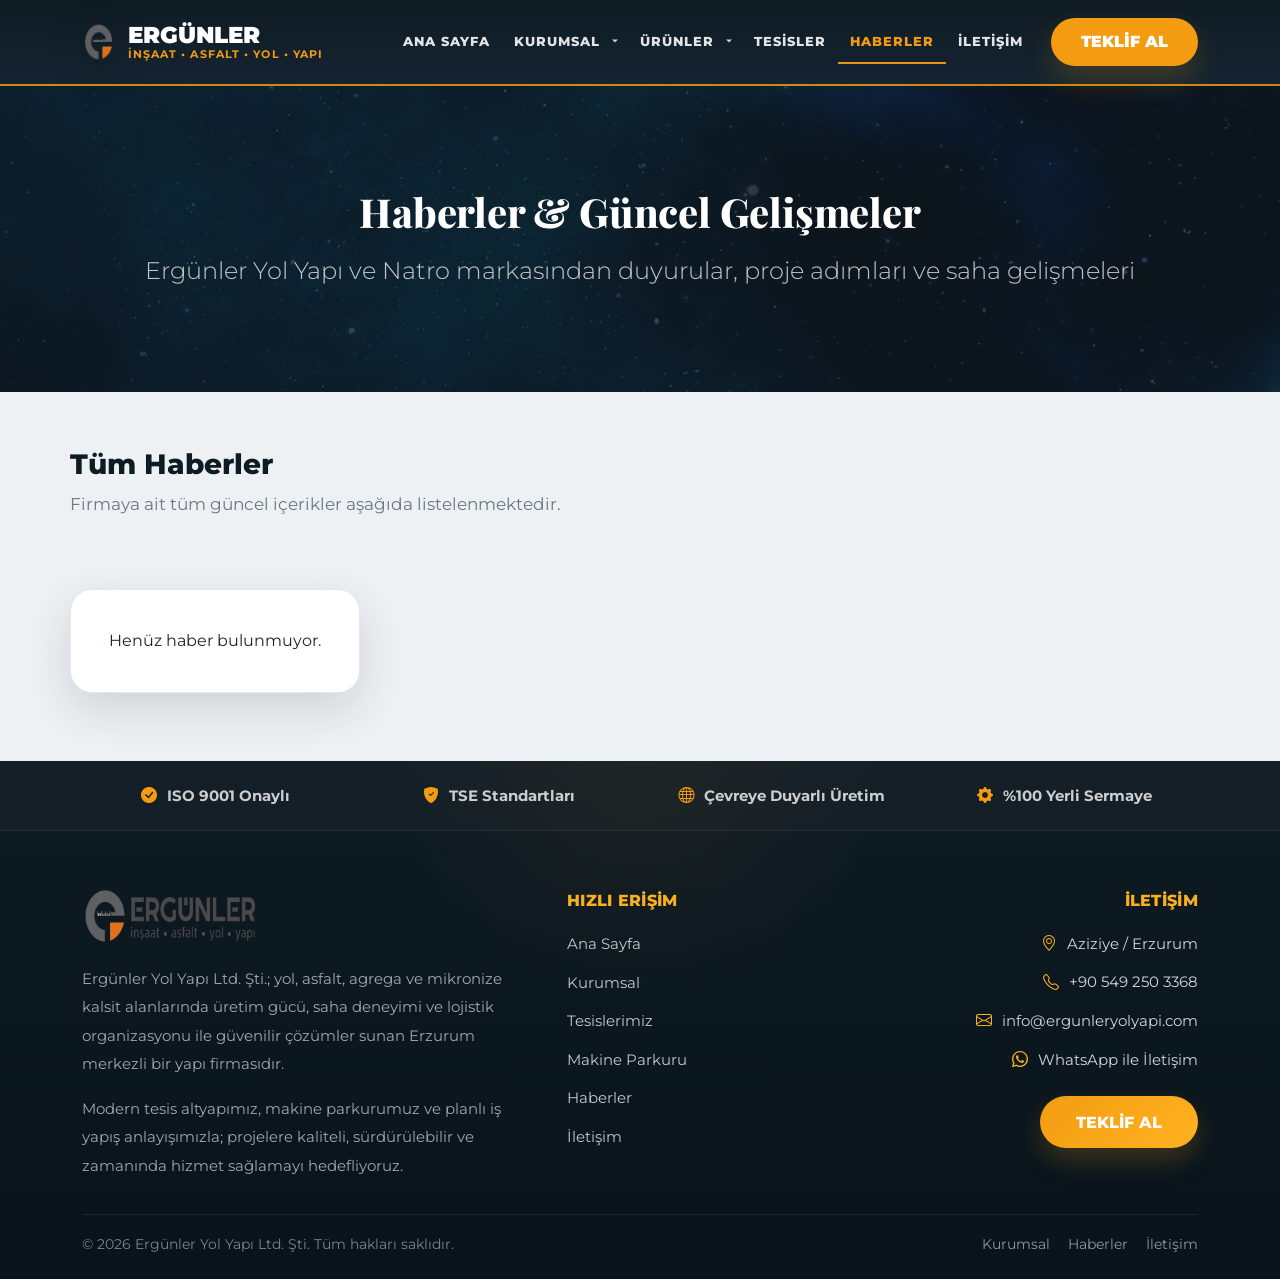
<file: haberler.html>
<!DOCTYPE html>
<html lang="tr">
<head>
  <meta charset="UTF-8" />
  <meta name="viewport" content="width=device-width, initial-scale=1.0" />
  <title>Haberler | Ergünler Yol Yapı Ltd. Şti.</title>
  <meta
    name="description"
    content="Ergünler Yol Yapı ve Natro markasına ait haberler, duyurular, proje gelişmeleri ve sektörel güncellemeler."
  />

  <link rel="preconnect" href="https://fonts.googleapis.com" />
  <link rel="preconnect" href="https://fonts.gstatic.com" crossorigin />
  <link
    href="https://fonts.googleapis.com/css2?family=Montserrat:wght@400;500;600;700;800&family=Playfair+Display:wght@700&display=swap"
    rel="stylesheet"
  />

  <link
    href="https://cdn.jsdelivr.net/npm/bootstrap@5.3.0/dist/css/bootstrap.min.css"
    rel="stylesheet"
  />
  <link
    rel="stylesheet"
    href="https://cdn.jsdelivr.net/npm/bootstrap-icons@1.11.1/font/bootstrap-icons.css"
  />
  <link rel="stylesheet" href="css.css" />
</head>

<body>
  <nav class="navbar navbar-expand-lg sticky-top">
    <div class="container">
      <a class="navbar-brand brand" href="index.html" aria-label="Ergünler ana sayfa">
        <img src="images/ergunler-icon.png" alt="Ergünler" class="brand-icon" />
        <span class="brand-text">
          <span class="brand-name">ERGÜNLER</span>
          <span class="brand-sub">inşaat • asfalt • yol • yapı</span>
        </span>
      </a>

      <button
        class="navbar-toggler"
        type="button"
        data-bs-toggle="collapse"
        data-bs-target="#navbarNav"
        aria-controls="navbarNav"
        aria-expanded="false"
        aria-label="Menüyü aç/kapat"
      >
        <span class="navbar-toggler-icon" style="filter: invert(1);"></span>
      </button>

      <div class="collapse navbar-collapse" id="navbarNav">
        <ul class="navbar-nav ms-auto align-items-center">
          <li class="nav-item">
            <a class="nav-link" href="index.html">ANA SAYFA</a>
          </li>

          <li class="nav-item dropdown nav-hover">
            <a
              class="nav-link dropdown-toggle"
              href="#"
              id="kurumsalMenu"
              role="button"
              data-bs-toggle="dropdown"
              aria-expanded="false"
            >
              KURUMSAL
            </a>
            <ul class="dropdown-menu" aria-labelledby="kurumsalMenu">
              <li><a class="dropdown-item" href="kurumsal.html">Hakkımızda</a></li>
              <li><a class="dropdown-item" href="makine-parkuru.html">Araç &amp; Makine Parkuru</a></li>
            </ul>
          </li>

          <li class="nav-item dropdown nav-hover">
            <a
              class="nav-link dropdown-toggle"
              href="#"
              id="urunlerMenu"
              role="button"
              data-bs-toggle="dropdown"
              aria-expanded="false"
            >
              ÜRÜNLER
            </a>
            <ul class="dropdown-menu" aria-labelledby="urunlerMenu">
              <li><a class="dropdown-item" href="gri-kalsit.html">Gri Kalsit</a></li>
              <li><a class="dropdown-item" href="beyaz-kalsit.html">Beyaz Kalsit</a></li>
              <li><a class="dropdown-item" href="agrega.html">Agrega</a></li>
              <li><a class="dropdown-item" href="asfalt.html">Asfalt</a></li>
            </ul>
          </li>

          <li class="nav-item">
            <a class="nav-link" href="tesisler.html">TESİSLER</a>
          </li>

          <li class="nav-item">
            <a class="nav-link active" aria-current="page" href="haberler.html">HABERLER</a>
          </li>

          <li class="nav-item">
            <a class="nav-link" href="iletisim.html">İLETİŞİM</a>
          </li>

          <li class="nav-item ms-lg-3">
            <a href="iletisim.html" class="btn-teklif">TEKLİF AL</a>
          </li>
        </ul>
      </div>
    </div>
  </nav>

  <header class="page-header header-haberler">
    <div class="container">
      <h1 class="mb-3">Haberler &amp; Güncel Gelişmeler</h1>
      <p class="lead opacity-75 fs-4 mb-0">
        Ergünler Yol Yapı ve Natro markasından duyurular, proje adımları ve saha gelişmeleri
      </p>
    </div>
  </header>

  <main>
    <section class="container news-main-section">
      <div class="news-section-head">
        <h3>Tüm Haberler</h3>
        <p>Firmaya ait tüm güncel içerikler aşağıda listelenmektedir.</p>
      </div>

      <div class="row g-4" id="newsList">
        <!-- Haber kartlarını script.js dolduracak -->
      </div>
    </section>
  </main>

  <footer class="footer-pro mt-5">
    <div class="footer-pro-top">
      <div class="container">
        <div class="row text-center g-3">
          <div class="col-md-3 col-6">
            <div class="footer-pro-trust">
              <i class="bi bi-check-circle-fill"></i>
              <span>ISO 9001 Onaylı</span>
            </div>
          </div>
          <div class="col-md-3 col-6">
            <div class="footer-pro-trust">
              <i class="bi bi-shield-fill-check"></i>
              <span>TSE Standartları</span>
            </div>
          </div>
          <div class="col-md-3 col-6">
            <div class="footer-pro-trust">
              <i class="bi bi-globe"></i>
              <span>Çevreye Duyarlı Üretim</span>
            </div>
          </div>
          <div class="col-md-3 col-6">
            <div class="footer-pro-trust">
              <i class="bi bi-gear-fill"></i>
              <span>%100 Yerli Sermaye</span>
            </div>
          </div>
        </div>
      </div>
    </div>

    <div class="footer-pro-main">
      <div class="container">
        <div class="row g-5 align-items-start">
          <div class="col-lg-5">
            <div class="footer-pro-brand">
              <img src="images/logo.jpg" alt="Ergünler Yol Yapı" class="footer-pro-logo" />

              <p class="footer-pro-text">
                Ergünler Yol Yapı Ltd. Şti.; yol, asfalt, agrega ve mikronize kalsit alanlarında üretim gücü,
                saha deneyimi ve lojistik organizasyonu ile güvenilir çözümler sunan Erzurum merkezli bir yapı firmasıdır.
              </p>

              <p class="footer-pro-text mb-0">
                Modern tesis altyapımız, makine parkurumuz ve planlı iş yapış anlayışımızla; projelere kaliteli,
                sürdürülebilir ve zamanında hizmet sağlamayı hedefliyoruz.
              </p>
            </div>
          </div>

          <div class="col-lg-3 col-md-6">
            <div class="footer-pro-col">
              <h6 class="footer-pro-title">Hızlı Erişim</h6>
              <ul class="footer-pro-links">
                <li><a href="index.html">Ana Sayfa</a></li>
                <li><a href="kurumsal.html">Kurumsal</a></li>
                <li><a href="tesisler.html">Tesislerimiz</a></li>
                <li><a href="makine-parkuru.html">Makine Parkuru</a></li>
                <li><a href="haberler.html">Haberler</a></li>
                <li><a href="iletisim.html">İletişim</a></li>
              </ul>
            </div>
          </div>

          <div class="col-lg-4 col-md-6">
            <div class="footer-pro-contact text-lg-end">
              <h6 class="footer-pro-title">İletişim</h6>

              <div class="footer-pro-contact-item justify-content-lg-end">
                <i class="bi bi-geo-alt"></i>
                <span>Aziziye / Erzurum</span>
              </div>

              <div class="footer-pro-contact-item justify-content-lg-end">
                <i class="bi bi-telephone"></i>
                <a href="tel:+905492503368">+90 549 250 3368</a>
              </div>

              <div class="footer-pro-contact-item justify-content-lg-end">
                <i class="bi bi-envelope"></i>
                <a href="mailto:info@ergunleryolyapi.com">info@ergunleryolyapi.com</a>
              </div>

              <div class="footer-pro-contact-item justify-content-lg-end">
                <i class="bi bi-whatsapp"></i>
                <a href="https://wa.me/905492503368" target="_blank" rel="noopener noreferrer">
                  WhatsApp ile İletişim
                </a>
              </div>

              <div class="footer-pro-btn-wrap justify-content-lg-end">
                <a href="iletisim.html" class="footer-pro-btn">TEKLİF AL</a>
              </div>
            </div>
          </div>
        </div>

        <div class="footer-pro-bottom">
          <div class="footer-pro-bottom-wrap">
            <p>© 2026 Ergünler Yol Yapı Ltd. Şti. Tüm hakları saklıdır.</p>

            <div class="footer-pro-bottom-links">
              <a href="kurumsal.html">Kurumsal</a>
              <a href="haberler.html">Haberler</a>
              <a href="iletisim.html">İletişim</a>
            </div>
          </div>
        </div>
      </div>
    </div>
  </footer>

  
  <script src="https://cdn.jsdelivr.net/npm/bootstrap@5.3.0/dist/js/bootstrap.bundle.min.js"></script>
  <script src="script.js"></script>
</body>
</html>
</file>
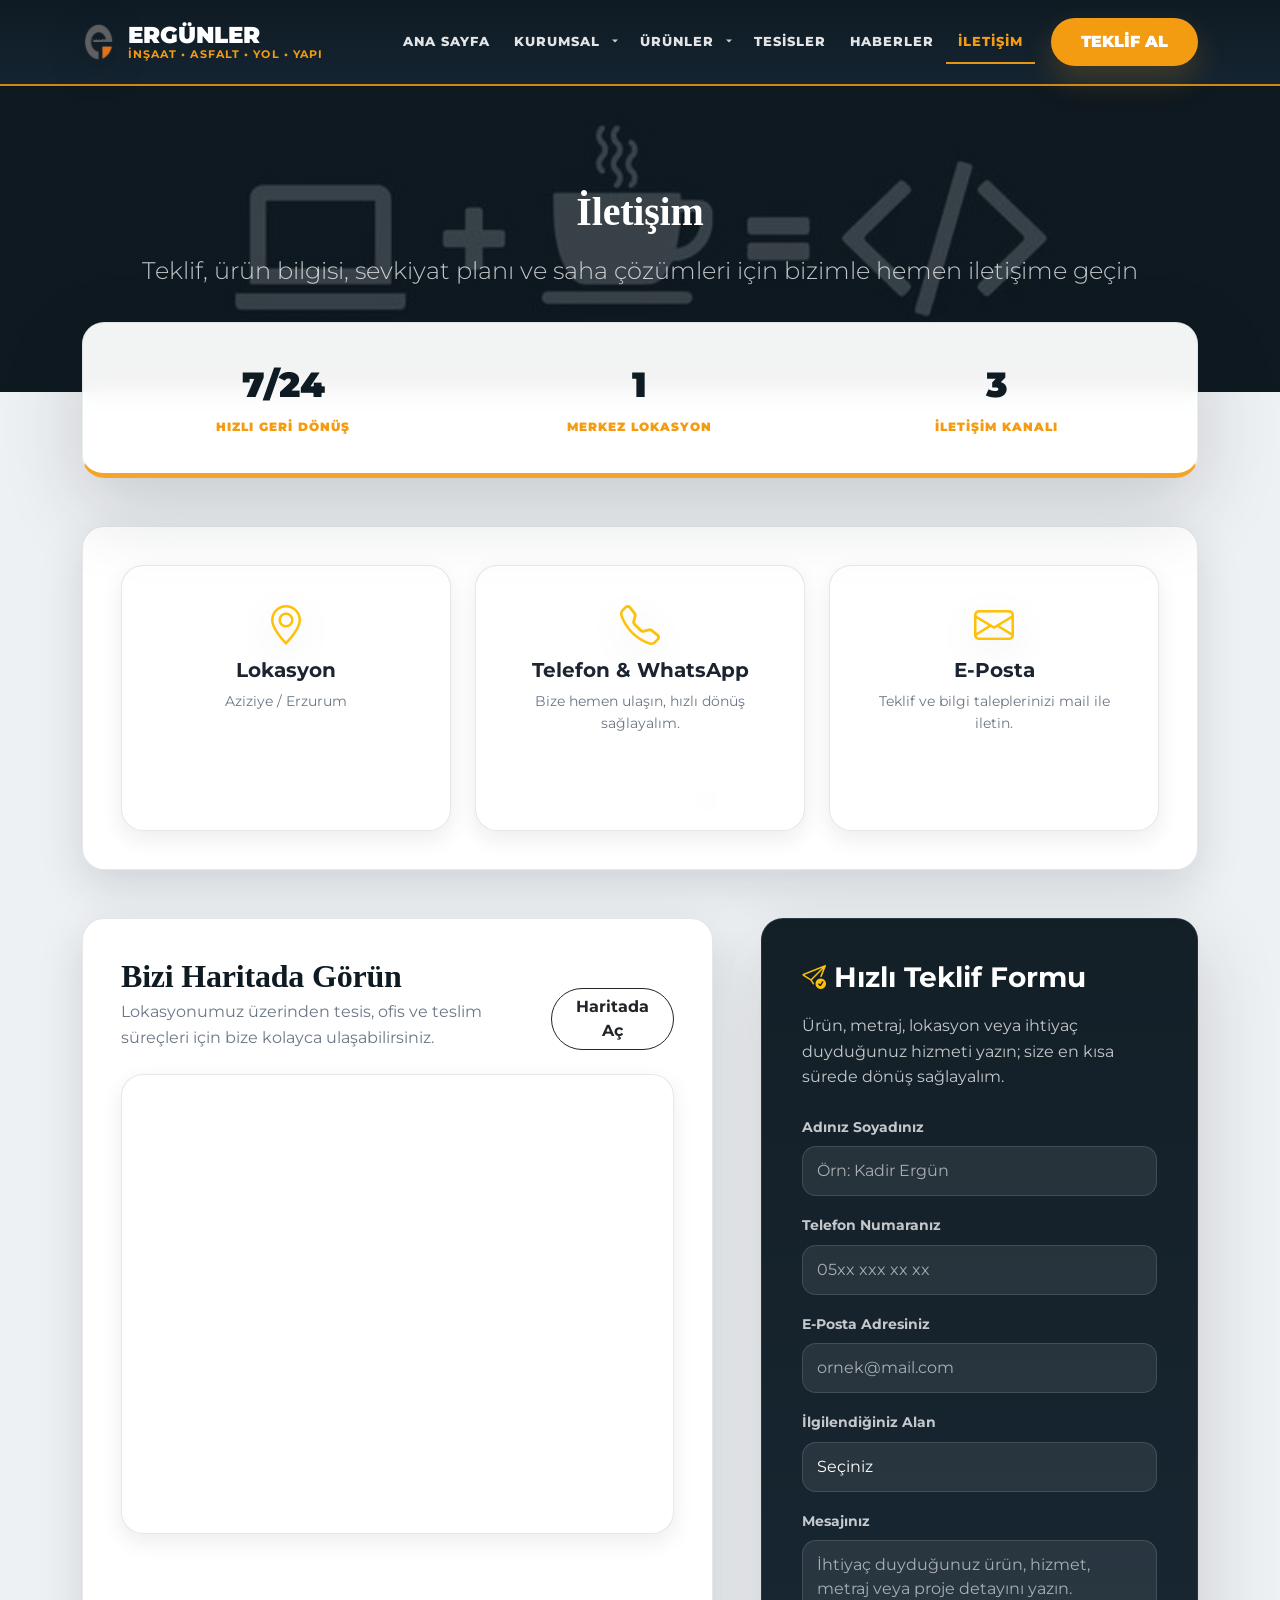
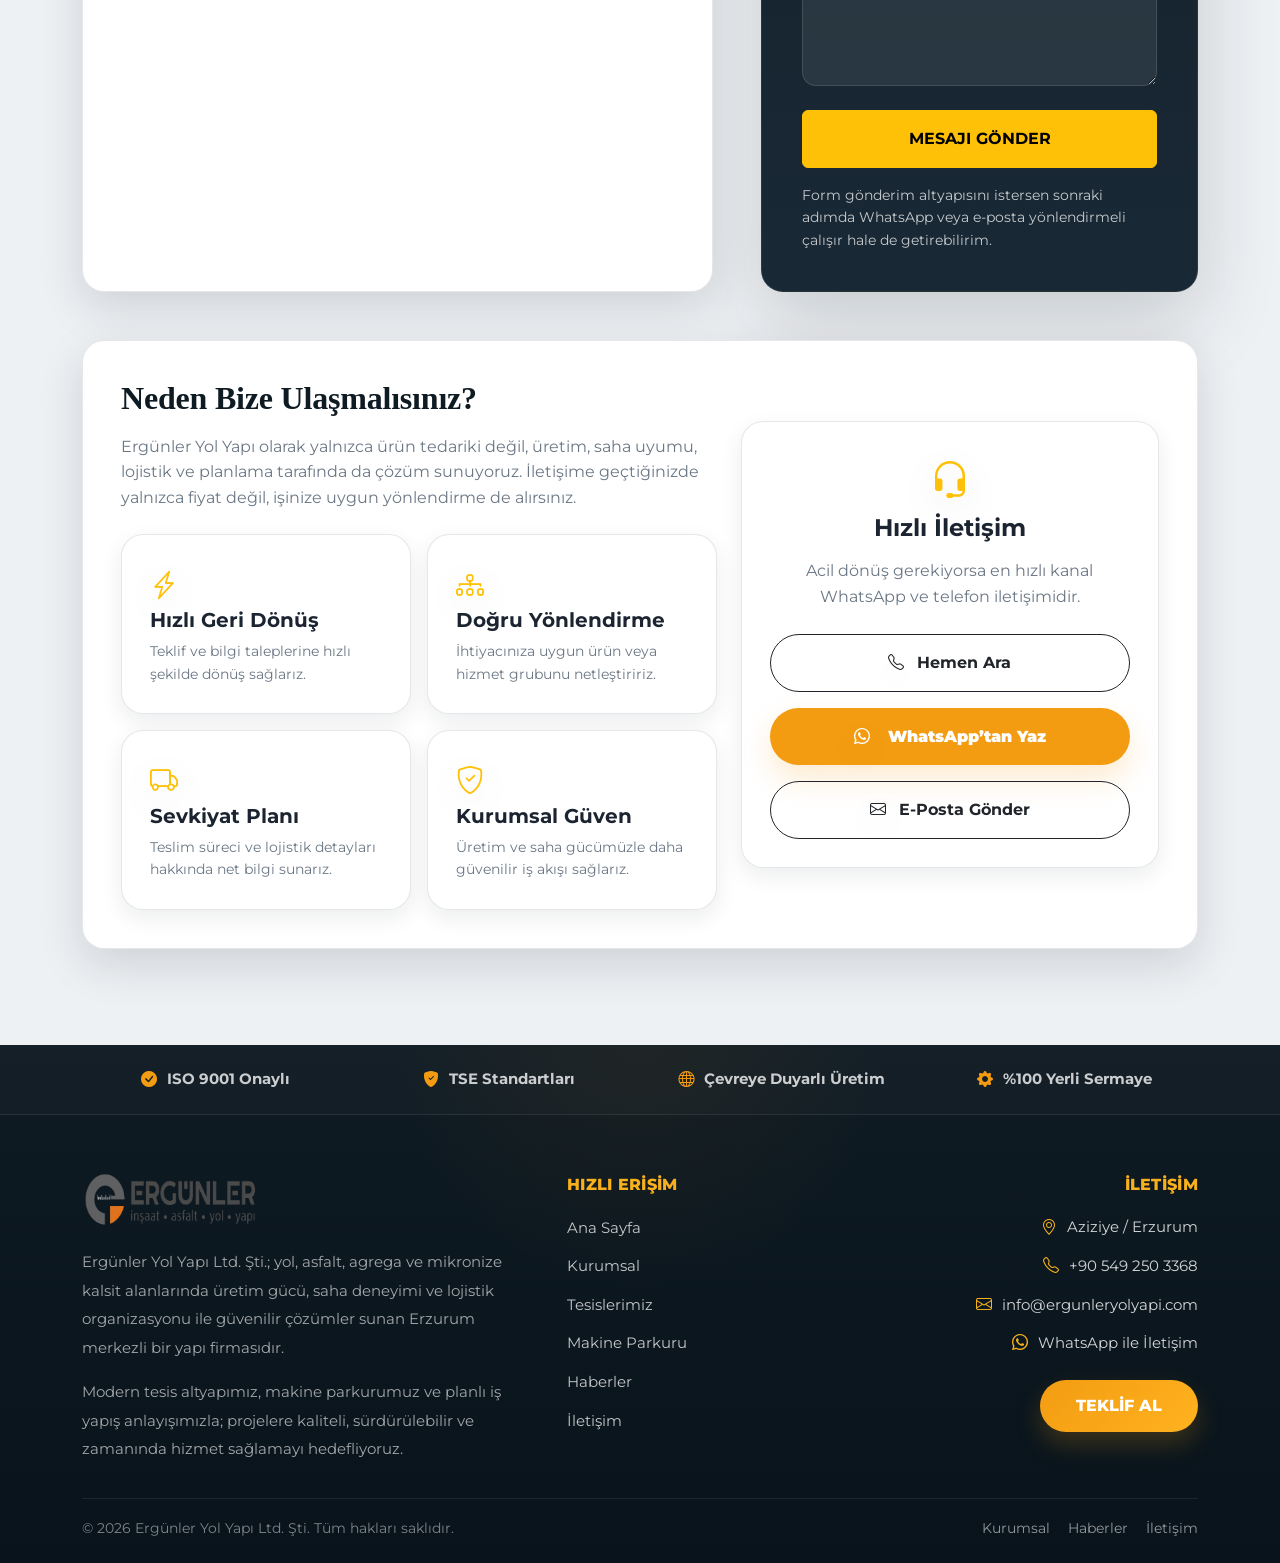
<file: iletisim.html>
<!DOCTYPE html>
<html lang="tr">
<head>
  <meta charset="UTF-8" />
  <meta name="viewport" content="width=device-width, initial-scale=1.0" />
  <title>İletişim | Ergünler Yol Yapı Ltd. Şti.</title>
  <meta
    name="description"
    content="Ergünler Yol Yapı ile iletişime geçin. Teklif alın, lokasyon bilgilerine ulaşın, WhatsApp, telefon ve e-posta üzerinden hızlıca bize yazın."
  />

  <link rel="preconnect" href="https://fonts.googleapis.com" />
  <link rel="preconnect" href="https://fonts.gstatic.com" crossorigin />
  <link
    href="https://fonts.googleapis.com/css2?family=Montserrat:wght@400;500;600;700;800;900&display=swap"
    rel="stylesheet"
  />

  <link
    href="https://cdn.jsdelivr.net/npm/bootstrap@5.3.0/dist/css/bootstrap.min.css"
    rel="stylesheet"
  />
  <link
    rel="stylesheet"
    href="https://cdn.jsdelivr.net/npm/bootstrap-icons@1.11.1/font/bootstrap-icons.css"
  />
  <link rel="stylesheet" href="css.css" />
</head>

<body>
  <nav class="navbar navbar-expand-lg sticky-top">
    <div class="container">
      <a class="navbar-brand brand" href="index.html">
        <img src="images/ergunler-icon.png" alt="Ergünler" class="brand-icon" />
        <span class="brand-text">
          <span class="brand-name">ERGÜNLER</span>
          <span class="brand-sub">inşaat • asfalt • yol • yapı</span>
        </span>
      </a>

      <button
        class="navbar-toggler"
        type="button"
        data-bs-toggle="collapse"
        data-bs-target="#navbarNav"
        aria-label="Menü"
      >
        <span class="navbar-toggler-icon" style="filter: invert(1);"></span>
      </button>

      <div class="collapse navbar-collapse" id="navbarNav">
        <ul class="navbar-nav ms-auto align-items-center">
          <li class="nav-item">
            <a class="nav-link" href="index.html">ANA SAYFA</a>
          </li>

          <li class="nav-item dropdown nav-hover">
            <a
              class="nav-link dropdown-toggle"
              href="#"
              id="kurumsalMenu"
              role="button"
              data-bs-toggle="dropdown"
              aria-expanded="false"
            >
              KURUMSAL
            </a>
            <ul class="dropdown-menu" aria-labelledby="kurumsalMenu">
              <li><a class="dropdown-item" href="kurumsal.html">Hakkımızda</a></li>
              <li><a class="dropdown-item" href="makine-parkuru.html">Araç &amp; Makine Parkuru</a></li>
            </ul>
          </li>

          <li class="nav-item dropdown nav-hover">
            <a
              class="nav-link dropdown-toggle"
              href="#"
              id="urunlerMenu"
              role="button"
              data-bs-toggle="dropdown"
              aria-expanded="false"
            >
              ÜRÜNLER
            </a>
            <ul class="dropdown-menu" aria-labelledby="urunlerMenu">
              <li><a class="dropdown-item" href="gri-kalsit.html">Gri Kalsit</a></li>
              <li><a class="dropdown-item" href="beyaz-kalsit.html">Beyaz Kalsit</a></li>
              <li><a class="dropdown-item" href="agrega.html">Agrega</a></li>
              <li><a class="dropdown-item" href="asfalt.html">Asfalt</a></li>
            </ul>
          </li>

          <li class="nav-item">
            <a class="nav-link" href="tesisler.html">TESİSLER</a>
          </li>

          <li class="nav-item">
            <a class="nav-link" href="haberler.html">HABERLER</a>
          </li>

          <li class="nav-item">
            <a class="nav-link active" aria-current="page" href="iletisim.html">İLETİŞİM</a>
          </li>

          <li class="nav-item ms-lg-3">
            <a href="#teklifFormu" class="btn-teklif">TEKLİF AL</a>
          </li>
        </ul>
      </div>
    </div>
  </nav>

  <header class="page-header header-iletisim">
    <div class="container text-center">
      <h1 class="mb-3">İletişim</h1>
      <p class="lead opacity-75 fs-4 mb-0">
        Teklif, ürün bilgisi, sevkiyat planı ve saha çözümleri için bizimle hemen iletişime geçin
      </p>
    </div>
  </header>

  <div class="container stats-container">
    <div class="stats-card text-center">
      <div class="row g-4">
        <div class="col-md-4">
          <span class="stat-val">7/24</span>
          <span class="stat-label">Hızlı Geri Dönüş</span>
        </div>
        <div class="col-md-4 border-md-start border-md-end">
          <span class="stat-val">1</span>
          <span class="stat-label">Merkez Lokasyon</span>
        </div>
        <div class="col-md-4">
          <span class="stat-val">3</span>
          <span class="stat-label">İletişim Kanalı</span>
        </div>
      </div>
    </div>
  </div>

  <main class="container py-5">
    <section class="content-card mt-0 mb-5">
      <div class="row g-4">
        <div class="col-lg-4">
          <div class="contact-card text-center h-100">
            <i class="bi bi-geo-alt fs-1 text-warning mb-3"></i>
            <h5 class="fw-bold">Lokasyon</h5>
            <p class="text-muted small mb-2">Aziziye / Erzurum</p>
            <a
              class="footer-link small"
              href="https://www.google.com/maps/place/NATRO+YAPI+K%C4%B0MYASALLARI/@39.9769766,41.0225949,17z/data=!3m1!4b1!4m6!3m5!1s0x406e5500719d2d8f:0x330af46889935bbb!8m2!3d39.9769726!4d41.0274658!16s%2Fg%2F11wp04_4nd?entry=ttu&g_ep=EgoyMDI2MDMwMS4xIKXMDSoASAFQAw%3D%3D"
              target="_blank"
              rel="noopener noreferrer"
            >
              Haritada Aç <i class="bi bi-box-arrow-up-right"></i>
            </a>
          </div>
        </div>

        <div class="col-lg-4">
          <div class="contact-card text-center h-100">
            <i class="bi bi-telephone fs-1 text-warning mb-3"></i>
            <h5 class="fw-bold">Telefon &amp; WhatsApp</h5>
            <p class="text-muted small mb-2">Bize hemen ulaşın, hızlı dönüş sağlayalım.</p>
            <a class="footer-link d-inline-block mb-2" href="tel:+905492503368">
              +90 549 250 3368
            </a>
            <br />
            <a
              class="footer-link small"
              href="https://wa.me/905492503368"
              target="_blank"
              rel="noopener noreferrer"
            >
              WhatsApp’tan Yaz <i class="bi bi-whatsapp"></i>
            </a>
          </div>
        </div>

        <div class="col-lg-4">
          <div class="contact-card text-center h-100">
            <i class="bi bi-envelope fs-1 text-warning mb-3"></i>
            <h5 class="fw-bold">E-Posta</h5>
            <p class="text-muted small mb-2">Teklif ve bilgi taleplerinizi mail ile iletin.</p>
            <a class="footer-link" href="mailto:info@ergunleryolyapi.com">
              info@ergunleryolyapi.com
            </a>
          </div>
        </div>
      </div>
    </section>

    <section class="row g-5 align-items-stretch">
      <div class="col-lg-7">
        <div class="content-card h-100 mt-0">
          <div class="d-flex flex-column flex-md-row justify-content-between align-items-md-end gap-3 mb-4">
            <div>
              <h2 class="fw-bold mb-1" style="color: var(--ana-lacivert);">Bizi Haritada Görün</h2>
              <p class="text-muted mb-0">
                Lokasyonumuz üzerinden tesis, ofis ve teslim süreçleri için bize kolayca ulaşabilirsiniz.
              </p>
            </div>
            <a
              href="https://www.google.com/maps/place/NATRO+YAPI+K%C4%B0MYASALLARI/@39.9769766,41.0225949,17z/data=!3m1!4b1!4m6!3m5!1s0x406e5500719d2d8f:0x330af46889935bbb!8m2!3d39.9769726!4d41.0274658!16s%2Fg%2F11wp04_4nd?entry=ttu&g_ep=EgoyMDI2MDMwMS4xIKXMDSoASAFQAw%3D%3D"
              class="btn btn-outline-dark rounded-pill fw-bold px-4"
              target="_blank"
              rel="noopener noreferrer"
            >
              Haritada Aç
            </a>
          </div>

          <div class="map-frame" style="min-height: 460px;">
            <iframe
              title="Ergünler Yol Yapı - Harita"
              src="https://www.google.com/maps/embed?pb=!1m18!1m12!1m3!1d3057.4084523176566!2d41.022594891579516!3d39.97697660884635!2m3!1f0!2f0!3f0!3m2!1i1024!2i768!4f13.1!3m3!1m2!1s0x406e5500719d2d8f%3A0x330af46889935bbb!2sNATRO%20YAPI%20K%C4%B0MYASALLARI!5e0!3m2!1str!2str!4v1772578476143!5m2!1str!2str"
              width="100%"
              height="100%"
              style="border:0;"
              allowfullscreen
              loading="lazy"
              referrerpolicy="no-referrer-when-downgrade"
            ></iframe>
          </div>
        </div>
      </div>

      <div class="col-lg-5" id="teklifFormu">
        <div class="contact-form-box h-100">
          <div class="d-flex align-items-center gap-2 mb-3">
            <i class="bi bi-send-check fs-4 text-warning"></i>
            <h3 class="fw-bold mb-0">Hızlı Teklif Formu</h3>
          </div>

          <p class="opacity-75 mb-4">
            Ürün, metraj, lokasyon veya ihtiyaç duyduğunuz hizmeti yazın; size en kısa sürede dönüş sağlayalım.
          </p>

          <div id="formAlert" class="alert d-none" role="alert"></div>

          <form id="mainContactForm" novalidate>
            <div class="mb-3">
              <label class="small fw-bold mb-2 opacity-75" for="fullName">Adınız Soyadınız</label>
              <input
                id="fullName"
                name="fullName"
                type="text"
                class="form-control"
                placeholder="Örn: Kadir Ergün"
                autocomplete="name"
                required
              />
            </div>

            <div class="mb-3">
              <label class="small fw-bold mb-2 opacity-75" for="phone">Telefon Numaranız</label>
              <input
                id="phone"
                name="phone"
                type="tel"
                class="form-control"
                placeholder="05xx xxx xx xx"
                autocomplete="tel"
                required
              />
            </div>

            <div class="mb-3">
              <label class="small fw-bold mb-2 opacity-75" for="email">E-Posta Adresiniz</label>
              <input
                id="email"
                name="email"
                type="email"
                class="form-control"
                placeholder="ornek@mail.com"
                autocomplete="email"
              />
            </div>

            <div class="mb-3">
              <label class="small fw-bold mb-2 opacity-75" for="serviceType">İlgilendiğiniz Alan</label>
              <select id="serviceType" name="serviceType" class="form-control" required>
                <option value="">Seçiniz</option>
                <option value="asfalt">Asfalt</option>
                <option value="agrega">Agrega</option>
                <option value="gri-kalsit">Gri Kalsit</option>
                <option value="beyaz-kalsit">Beyaz Kalsit</option>
                <option value="yol-yapim">Yol Yapım / Uygulama</option>
                <option value="diger">Diğer</option>
              </select>
            </div>

            <div class="mb-3">
              <label class="small fw-bold mb-2 opacity-75" for="message">Mesajınız</label>
              <textarea
                id="message"
                name="message"
                class="form-control"
                rows="5"
                placeholder="İhtiyaç duyduğunuz ürün, hizmet, metraj veya proje detayını yazın."
                autocomplete="off"
                required
              ></textarea>
            </div>

            <button type="submit" class="btn btn-warning w-100 fw-bold py-3 mt-2">
              MESAJI GÖNDER
            </button>

            <p class="small opacity-75 mt-3 mb-0">
              Form gönderim altyapısını istersen sonraki adımda WhatsApp veya e-posta yönlendirmeli çalışır hale de getirebilirim.
            </p>
          </form>
        </div>
      </div>
    </section>

    <section class="mt-5">
      <div class="content-card">
        <div class="row g-4 align-items-center">
          <div class="col-lg-7">
            <h2 class="fw-bold mb-3" style="color: var(--ana-lacivert);">Neden Bize Ulaşmalısınız?</h2>
            <p class="text-muted mb-4">
              Ergünler Yol Yapı olarak yalnızca ürün tedariki değil, üretim, saha uyumu, lojistik ve planlama tarafında da
              çözüm sunuyoruz. İletişime geçtiğinizde yalnızca fiyat değil, işinize uygun yönlendirme de alırsınız.
            </p>

            <div class="row g-3">
              <div class="col-md-6">
                <div class="service-card">
                  <i class="bi bi-lightning-charge fs-3 text-warning mb-3"></i>
                  <h5 class="fw-bold">Hızlı Geri Dönüş</h5>
                  <p class="text-muted small mb-0">Teklif ve bilgi taleplerine hızlı şekilde dönüş sağlarız.</p>
                </div>
              </div>

              <div class="col-md-6">
                <div class="service-card">
                  <i class="bi bi-diagram-3 fs-3 text-warning mb-3"></i>
                  <h5 class="fw-bold">Doğru Yönlendirme</h5>
                  <p class="text-muted small mb-0">İhtiyacınıza uygun ürün veya hizmet grubunu netleştiririz.</p>
                </div>
              </div>

              <div class="col-md-6">
                <div class="service-card">
                  <i class="bi bi-truck fs-3 text-warning mb-3"></i>
                  <h5 class="fw-bold">Sevkiyat Planı</h5>
                  <p class="text-muted small mb-0">Teslim süreci ve lojistik detayları hakkında net bilgi sunarız.</p>
                </div>
              </div>

              <div class="col-md-6">
                <div class="service-card">
                  <i class="bi bi-shield-check fs-3 text-warning mb-3"></i>
                  <h5 class="fw-bold">Kurumsal Güven</h5>
                  <p class="text-muted small mb-0">Üretim ve saha gücümüzle daha güvenilir iş akışı sağlarız.</p>
                </div>
              </div>
            </div>
          </div>

          <div class="col-lg-5">
            <div class="contact-card text-center h-100">
              <i class="bi bi-headset fs-1 text-warning mb-3"></i>
              <h4 class="fw-bold mb-3">Hızlı İletişim</h4>
              <p class="text-muted mb-4">
                Acil dönüş gerekiyorsa en hızlı kanal WhatsApp ve telefon iletişimidir.
              </p>

              <div class="d-grid gap-3">
                <a href="tel:+905492503368" class="btn btn-outline-dark rounded-pill fw-bold py-3">
                  <i class="bi bi-telephone me-2"></i> Hemen Ara
                </a>
                <a
                  href="https://wa.me/905492503368"
                  target="_blank"
                  rel="noopener noreferrer"
                  class="btn-teklif py-3"
                >
                  <i class="bi bi-whatsapp me-2"></i> WhatsApp’tan Yaz
                </a>
                <a href="mailto:info@ergunleryolyapi.com" class="btn btn-outline-dark rounded-pill fw-bold py-3">
                  <i class="bi bi-envelope me-2"></i> E-Posta Gönder
                </a>
              </div>
            </div>
          </div>
        </div>
      </div>
    </section>
  </main>

  <footer class="footer-pro mt-5">
    <div class="footer-pro-top">
      <div class="container">
        <div class="row text-center g-3">
          <div class="col-md-3 col-6">
            <div class="footer-pro-trust">
              <i class="bi bi-check-circle-fill"></i>
              <span>ISO 9001 Onaylı</span>
            </div>
          </div>
          <div class="col-md-3 col-6">
            <div class="footer-pro-trust">
              <i class="bi bi-shield-fill-check"></i>
              <span>TSE Standartları</span>
            </div>
          </div>
          <div class="col-md-3 col-6">
            <div class="footer-pro-trust">
              <i class="bi bi-globe"></i>
              <span>Çevreye Duyarlı Üretim</span>
            </div>
          </div>
          <div class="col-md-3 col-6">
            <div class="footer-pro-trust">
              <i class="bi bi-gear-fill"></i>
              <span>%100 Yerli Sermaye</span>
            </div>
          </div>
        </div>
      </div>
    </div>

    <div class="footer-pro-main">
      <div class="container">
        <div class="row g-5 align-items-start">
          <div class="col-lg-5">
            <div class="footer-pro-brand">
              <img src="images/logo.jpg" alt="Ergünler Yol Yapı" class="footer-pro-logo" />

              <p class="footer-pro-text">
                Ergünler Yol Yapı Ltd. Şti.; yol, asfalt, agrega ve mikronize kalsit alanlarında üretim gücü,
                saha deneyimi ve lojistik organizasyonu ile güvenilir çözümler sunan Erzurum merkezli bir yapı firmasıdır.
              </p>

              <p class="footer-pro-text mb-0">
                Modern tesis altyapımız, makine parkurumuz ve planlı iş yapış anlayışımızla; projelere kaliteli,
                sürdürülebilir ve zamanında hizmet sağlamayı hedefliyoruz.
              </p>
            </div>
          </div>

          <div class="col-lg-3 col-md-6">
            <div class="footer-pro-col">
              <h6 class="footer-pro-title">Hızlı Erişim</h6>
              <ul class="footer-pro-links">
                <li><a href="index.html">Ana Sayfa</a></li>
                <li><a href="kurumsal.html">Kurumsal</a></li>
                <li><a href="tesisler.html">Tesislerimiz</a></li>
                <li><a href="makine-parkuru.html">Makine Parkuru</a></li>
                <li><a href="haberler.html">Haberler</a></li>
                <li><a href="iletisim.html">İletişim</a></li>
              </ul>
            </div>
          </div>

          <div class="col-lg-4 col-md-6">
            <div class="footer-pro-contact text-lg-end">
              <h6 class="footer-pro-title">İletişim</h6>

              <div class="footer-pro-contact-item justify-content-lg-end">
                <i class="bi bi-geo-alt"></i>
                <span>Aziziye / Erzurum</span>
              </div>

              <div class="footer-pro-contact-item justify-content-lg-end">
                <i class="bi bi-telephone"></i>
                <a href="tel:+905492503368">+90 549 250 3368</a>
              </div>

              <div class="footer-pro-contact-item justify-content-lg-end">
                <i class="bi bi-envelope"></i>
                <a href="mailto:info@ergunleryolyapi.com">info@ergunleryolyapi.com</a>
              </div>

              <div class="footer-pro-contact-item justify-content-lg-end">
                <i class="bi bi-whatsapp"></i>
                <a href="https://wa.me/905492503368" target="_blank" rel="noopener noreferrer">
                  WhatsApp ile İletişim
                </a>
              </div>

              <div class="footer-pro-btn-wrap justify-content-lg-end">
                <a href="#teklifFormu" class="footer-pro-btn">TEKLİF AL</a>
              </div>
            </div>
          </div>
        </div>

        <div class="footer-pro-bottom">
          <div class="footer-pro-bottom-wrap">
            <p>© 2026 Ergünler Yol Yapı Ltd. Şti. Tüm hakları saklıdır.</p>

            <div class="footer-pro-bottom-links">
              <a href="kurumsal.html">Kurumsal</a>
              <a href="haberler.html">Haberler</a>
              <a href="iletisim.html">İletişim</a>
            </div>
          </div>
        </div>
      </div>
    </div>
  </footer>

  <script src="https://cdn.jsdelivr.net/npm/bootstrap@5.3.0/dist/js/bootstrap.bundle.min.js"></script>
  <script src="script.js"></script>
</body>
</html>
</file>
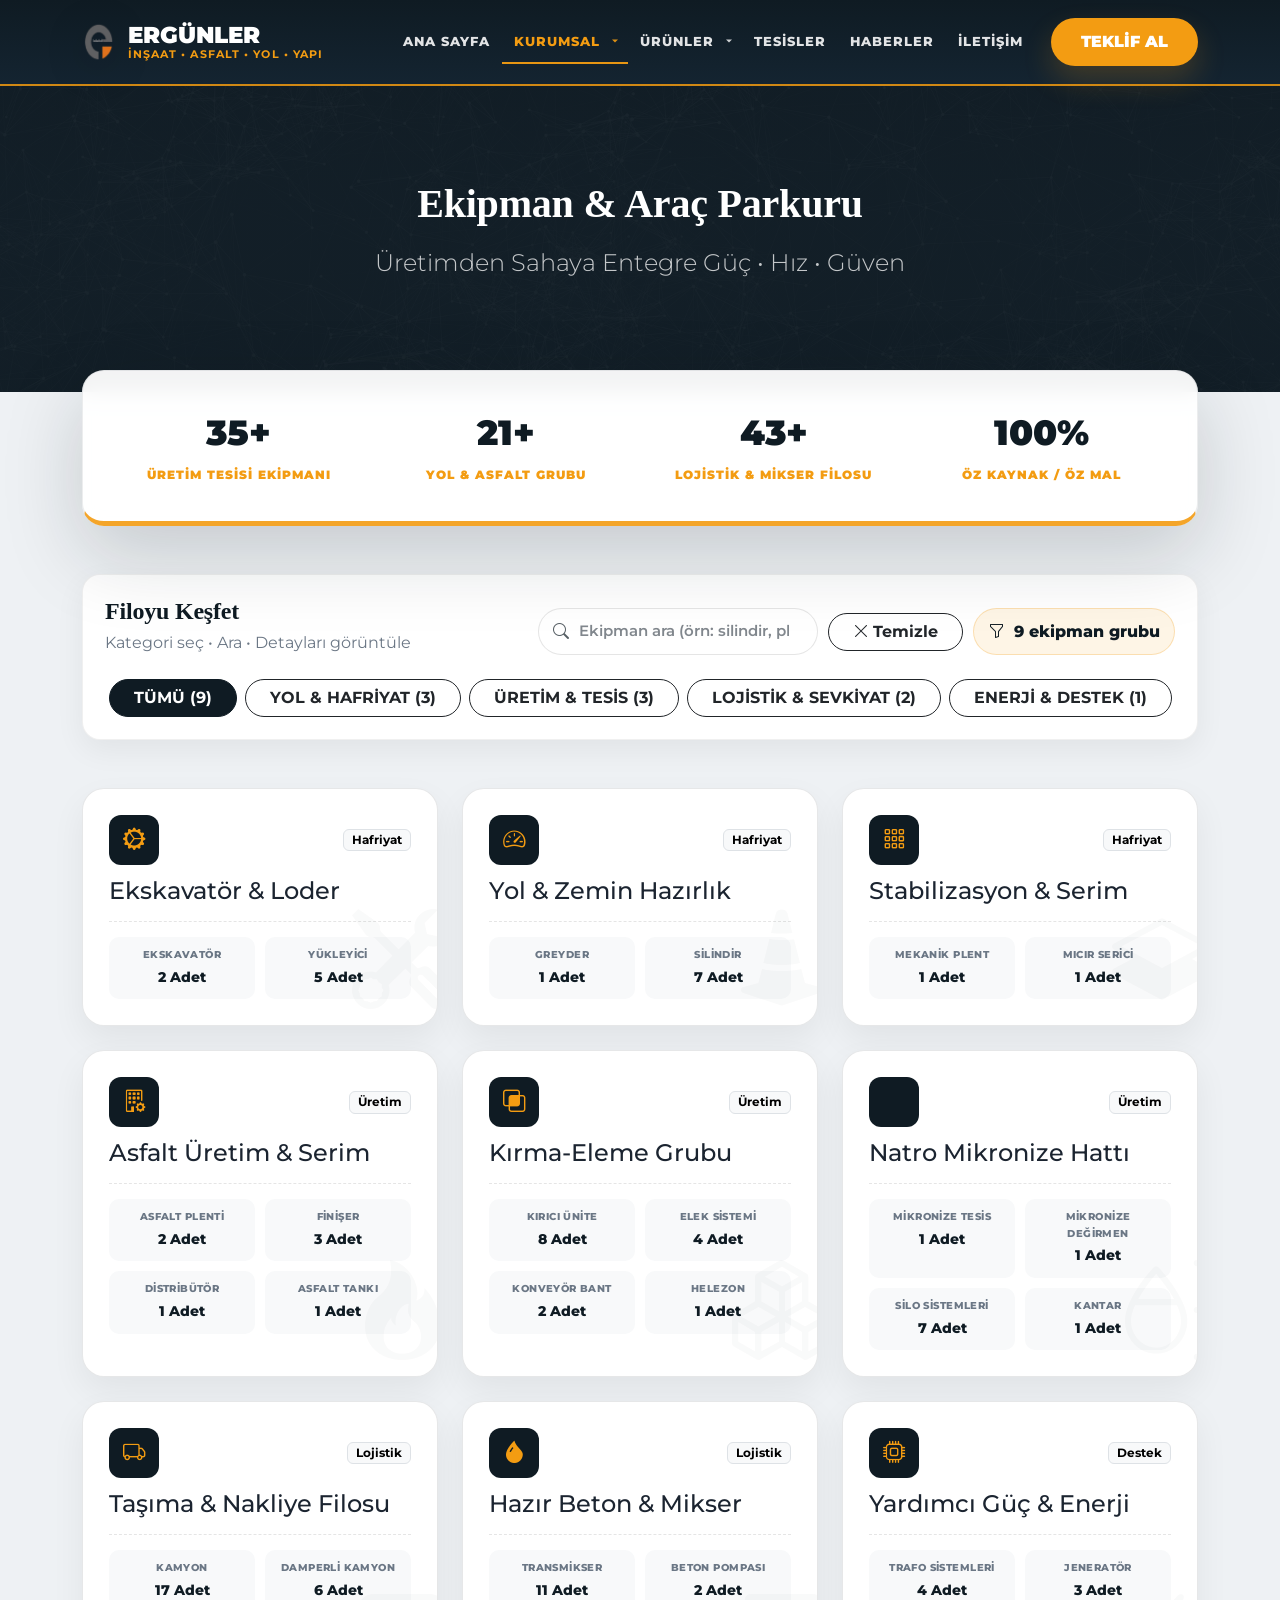
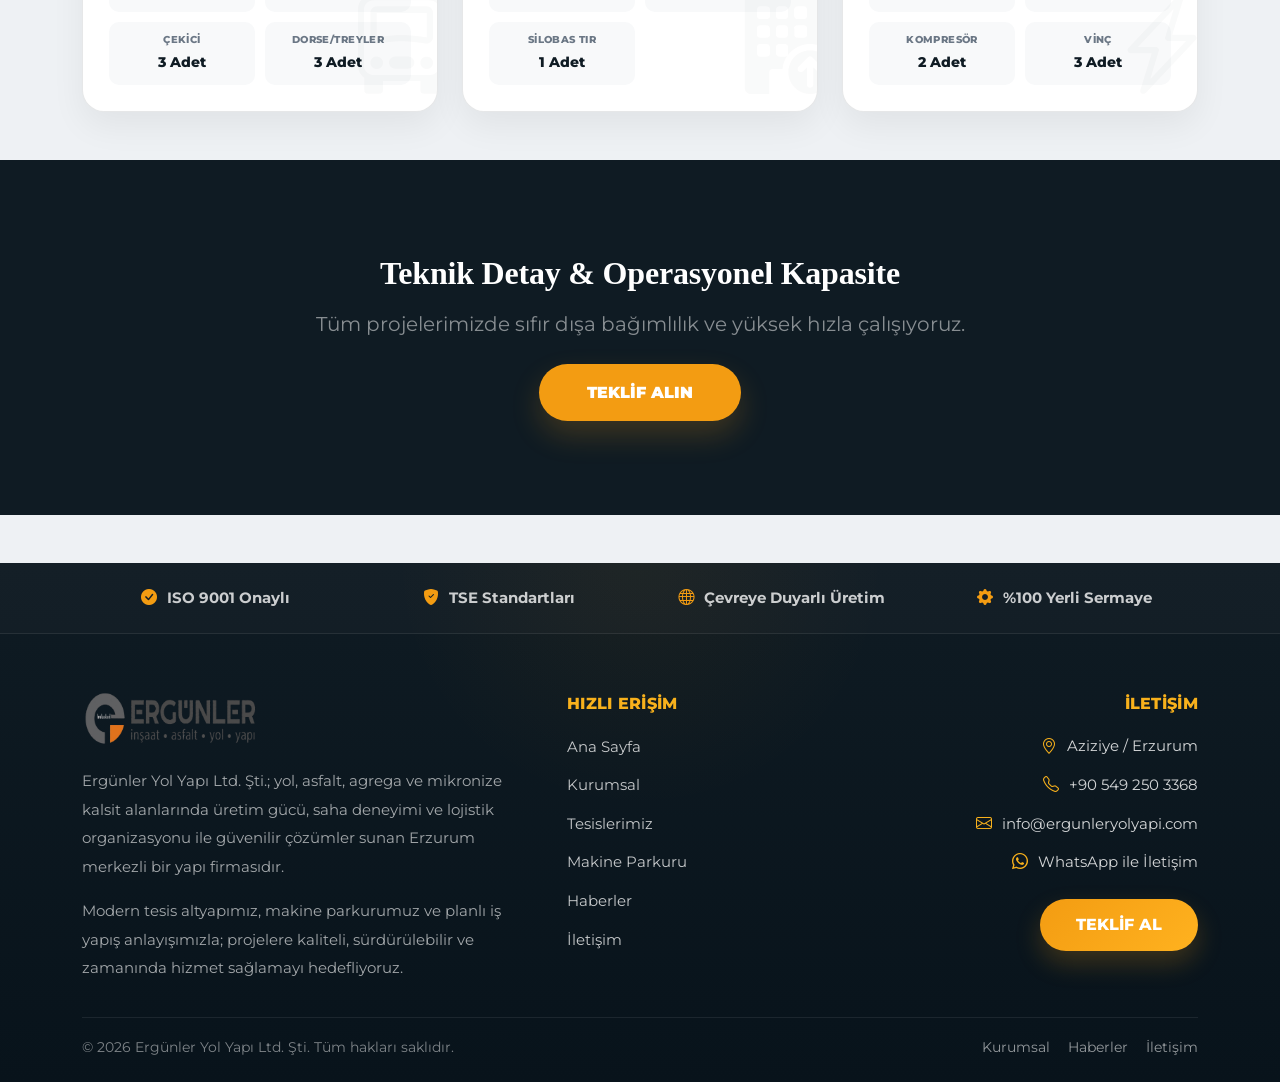
<file: makine-parkuru.html>
<!DOCTYPE html>
<html lang="tr">
<head>
  <meta charset="UTF-8" />
  <meta name="viewport" content="width=device-width, initial-scale=1.0" />
  <title>Araç & Makine Parkuru | Ergünler Yol Yapı Ltd. Şti.</title>
  <meta
    name="description"
    content="Ergünler Yol Yapı: Üretimden sahaya entegre ekipman ve araç parkuru. Yol, asfalt, lojistik ve enerji destek grupları."
  />

  <link rel="preconnect" href="https://fonts.googleapis.com" />
  <link rel="preconnect" href="https://fonts.gstatic.com" crossorigin />
  <link
    href="https://fonts.googleapis.com/css2?family=Montserrat:wght@400;500;600;700;800;900&display=swap"
    rel="stylesheet"
  />
  <link
    href="https://cdn.jsdelivr.net/npm/bootstrap@5.3.0/dist/css/bootstrap.min.css"
    rel="stylesheet"
  />
  <link
    rel="stylesheet"
    href="https://cdn.jsdelivr.net/npm/bootstrap-icons@1.11.1/font/bootstrap-icons.css"
  />
  <link rel="stylesheet" href="css.css?v=20260305-premium" />
</head>

<body>
  <div id="preloader">
    <div class="loader-spinner"></div>
    <div class="loader-text">ERGÜNLER</div>
  </div>

  <nav class="navbar navbar-expand-lg sticky-top">
    <div class="container">
      <a class="navbar-brand brand" href="index.html">
        <img src="images/ergunler-icon.png" alt="Ergünler" class="brand-icon" />
        <span class="brand-text">
          <span class="brand-name">ERGÜNLER</span>
          <span class="brand-sub">inşaat • asfalt • yol • yapı</span>
        </span>
      </a>

      <button
        class="navbar-toggler"
        type="button"
        data-bs-toggle="collapse"
        data-bs-target="#navbarNav"
        aria-label="Menü"
      >
        <span class="navbar-toggler-icon" style="filter: invert(1);"></span>
      </button>

      <div class="collapse navbar-collapse" id="navbarNav">
        <ul class="navbar-nav ms-auto align-items-center">
          <li class="nav-item">
            <a class="nav-link" href="index.html">ANA SAYFA</a>
          </li>

          <li class="nav-item dropdown nav-hover">
            <a class="nav-link dropdown-toggle active" href="#" data-bs-toggle="dropdown">
              KURUMSAL
            </a>
            <ul class="dropdown-menu">
              <li><a class="dropdown-item" href="kurumsal.html">Hakkımızda</a></li>
              <li><a class="dropdown-item active" href="makine-parkuru.html">Araç &amp; Makine Parkuru</a></li>
            </ul>
          </li>

          <li class="nav-item dropdown nav-hover">
            <a class="nav-link dropdown-toggle" href="#" data-bs-toggle="dropdown">
              ÜRÜNLER
            </a>
            <ul class="dropdown-menu">
              <li><a class="dropdown-item" href="gri-kalsit.html">Gri Kalsit</a></li>
              <li><a class="dropdown-item" href="beyaz-kalsit.html">Beyaz Kalsit</a></li>
              <li><a class="dropdown-item" href="agrega.html">Agrega</a></li>
              <li><a class="dropdown-item" href="asfalt.html">Asfalt</a></li>
            </ul>
          </li>

          <li class="nav-item">
            <a class="nav-link" href="tesisler.html">TESİSLER</a>
          </li>

          <li class="nav-item">
            <a class="nav-link" href="haberler.html">HABERLER</a>
          </li>

          <li class="nav-item">
            <a class="nav-link" href="iletisim.html">İLETİŞİM</a>
          </li>

          <li class="nav-item ms-lg-3">
            <a href="iletisim.html" class="btn-teklif">TEKLİF AL</a>
          </li>
        </ul>
      </div>
    </div>
  </nav>

  <header class="page-header header-parkur">
    <div class="container text-center">
      <h1 class="mb-3">Ekipman &amp; Araç Parkuru</h1>
      <p class="lead opacity-75 fs-4">Üretimden Sahaya Entegre Güç • Hız • Güven</p>
    </div>
  </header>

  <main class="container py-5">
    <div class="stats-container mb-5">
      <div class="stats-card">
        <div class="row text-center g-4">
          <div class="col-md-3">
            <span class="stat-val" data-target="35" data-suffix="+">0</span>
            <span class="stat-label">Üretim Tesisi Ekipmanı</span>
          </div>

          <div class="col-md-3 border-md-start border-md-end">
            <span class="stat-val" data-target="21" data-suffix="+">0</span>
            <span class="stat-label">Yol &amp; Asfalt Grubu</span>
          </div>

          <div class="col-md-3 border-md-end">
            <span class="stat-val" data-target="43" data-suffix="+">0</span>
            <span class="stat-label">Lojistik &amp; Mikser Filosu</span>
          </div>

          <div class="col-md-3">
            <span class="stat-val" data-target="100" data-suffix="%">0</span>
            <span class="stat-label">Öz Kaynak / Öz Mal</span>
          </div>
        </div>
      </div>
    </div>

    <section class="mb-5">
      <div class="filter-wrap">
        <div class="filter-head">
          <div>
            <h2 class="h4 fw-bold mb-1" style="color: var(--ana-lacivert);">Filoyu Keşfet</h2>
            <p class="text-muted mb-0">Kategori seç • Ara • Detayları görüntüle</p>
          </div>

          <div class="filter-tools">
            <div class="search-pill" role="search">
              <i class="bi bi-search"></i>
              <input
                id="machineSearch"
                type="search"
                placeholder="Ekipman ara (örn: silindir, plent, mikronize)"
                autocomplete="off"
              />
            </div>

            <button id="machineClear" type="button" class="btn btn-outline-dark rounded-pill fw-bold px-4">
              <i class="bi bi-x-lg me-1"></i>Temizle
            </button>

            <div class="result-pill" aria-live="polite">
              <i class="bi bi-funnel"></i>
              <span id="machineResult">0 ekipman grubu</span>
            </div>
          </div>
        </div>

        <div class="d-flex flex-wrap gap-2 justify-content-center mt-4">
          <button class="btn btn-outline-dark rounded-pill fw-bold px-4 filter-btn active" data-filter="all" data-label="TÜMÜ">TÜMÜ</button>
          <button class="btn btn-outline-dark rounded-pill fw-bold px-4 filter-btn" data-filter="hafriyat" data-label="YOL & HAFRİYAT">YOL &amp; HAFRİYAT</button>
          <button class="btn btn-outline-dark rounded-pill fw-bold px-4 filter-btn" data-filter="uretim" data-label="ÜRETİM & TESİS">ÜRETİM &amp; TESİS</button>
          <button class="btn btn-outline-dark rounded-pill fw-bold px-4 filter-btn" data-filter="lojistik" data-label="LOJİSTİK & SEVKİYAT">LOJİSTİK &amp; SEVKİYAT</button>
          <button class="btn btn-outline-dark rounded-pill fw-bold px-4 filter-btn" data-filter="destek" data-label="ENERJİ & DESTEK">ENERJİ &amp; DESTEK</button>
        </div>
      </div>
    </section>

    <div class="row g-4" id="machineGrid">
      <div class="col-md-6 col-lg-4 machine-item" data-cat="hafriyat">
        <div class="machine-card" role="button" tabindex="0" data-bs-toggle="modal" data-bs-target="#machineModal">
          <i class="bi bi-tools card-bg-icon"></i>
          <div class="machine-top">
            <div class="icon-wrapper"><i class="bi bi-gear-wide-connected"></i></div>
            <span class="badge text-bg-light border">Hafriyat</span>
          </div>
          <h4 class="mb-2">Ekskavatör &amp; Loder</h4>
          <div class="spec-grid">
            <div class="spec-pill"><span class="spec-label">Ekskavatör</span><span class="spec-data">2 Adet</span></div>
            <div class="spec-pill"><span class="spec-label">Yükleyici</span><span class="spec-data">5 Adet</span></div>
          </div>
        </div>
      </div>

      <div class="col-md-6 col-lg-4 machine-item" data-cat="hafriyat">
        <div class="machine-card" role="button" tabindex="0" data-bs-toggle="modal" data-bs-target="#machineModal">
          <i class="bi bi-cone-striped card-bg-icon"></i>
          <div class="machine-top">
            <div class="icon-wrapper"><i class="bi bi-speedometer2"></i></div>
            <span class="badge text-bg-light border">Hafriyat</span>
          </div>
          <h4 class="mb-2">Yol &amp; Zemin Hazırlık</h4>
          <div class="spec-grid">
            <div class="spec-pill"><span class="spec-label">Greyder</span><span class="spec-data">1 Adet</span></div>
            <div class="spec-pill"><span class="spec-label">Silindir</span><span class="spec-data">7 Adet</span></div>
          </div>
        </div>
      </div>

      <div class="col-md-6 col-lg-4 machine-item" data-cat="hafriyat">
        <div class="machine-card" role="button" tabindex="0" data-bs-toggle="modal" data-bs-target="#machineModal">
          <i class="bi bi-layers-half card-bg-icon"></i>
          <div class="machine-top">
            <div class="icon-wrapper"><i class="bi bi-grid-3x3-gap"></i></div>
            <span class="badge text-bg-light border">Hafriyat</span>
          </div>
          <h4 class="mb-2">Stabilizasyon &amp; Serim</h4>
          <div class="spec-grid">
            <div class="spec-pill"><span class="spec-label">Mekanik Plent</span><span class="spec-data">1 Adet</span></div>
            <div class="spec-pill"><span class="spec-label">Mıcır Serici</span><span class="spec-data">1 Adet</span></div>
          </div>
        </div>
      </div>

      <div class="col-md-6 col-lg-4 machine-item" data-cat="uretim">
        <div class="machine-card" role="button" tabindex="0" data-bs-toggle="modal" data-bs-target="#machineModal">
          <i class="bi bi-fire card-bg-icon"></i>
          <div class="machine-top">
            <div class="icon-wrapper"><i class="bi bi-building-gear"></i></div>
            <span class="badge text-bg-light border">Üretim</span>
          </div>
          <h4 class="mb-2">Asfalt Üretim &amp; Serim</h4>
          <div class="spec-grid">
            <div class="spec-pill"><span class="spec-label">Asfalt Plenti</span><span class="spec-data">2 Adet</span></div>
            <div class="spec-pill"><span class="spec-label">Finişer</span><span class="spec-data">3 Adet</span></div>
            <div class="spec-pill"><span class="spec-label">Distribütör</span><span class="spec-data">1 Adet</span></div>
            <div class="spec-pill"><span class="spec-label">Asfalt Tankı</span><span class="spec-data">1 Adet</span></div>
          </div>
        </div>
      </div>

      <div class="col-md-6 col-lg-4 machine-item" data-cat="uretim">
        <div class="machine-card" role="button" tabindex="0" data-bs-toggle="modal" data-bs-target="#machineModal">
          <i class="bi bi-boxes card-bg-icon"></i>
          <div class="machine-top">
            <div class="icon-wrapper"><i class="bi bi-intersect"></i></div>
            <span class="badge text-bg-light border">Üretim</span>
          </div>
          <h4 class="mb-2">Kırma-Eleme Grubu</h4>
          <div class="spec-grid">
            <div class="spec-pill"><span class="spec-label">Kırıcı Ünite</span><span class="spec-data">8 Adet</span></div>
            <div class="spec-pill"><span class="spec-label">Elek Sistemi</span><span class="spec-data">4 Adet</span></div>
            <div class="spec-pill"><span class="spec-label">Konveyör Bant</span><span class="spec-data">2 Adet</span></div>
            <div class="spec-pill"><span class="spec-label">Helezon</span><span class="spec-data">1 Adet</span></div>
          </div>
        </div>
      </div>

      <div class="col-md-6 col-lg-4 machine-item" data-cat="uretim">
        <div class="machine-card" role="button" tabindex="0" data-bs-toggle="modal" data-bs-target="#machineModal">
          <i class="bi bi-moisture card-bg-icon"></i>
          <div class="machine-top">
            <div class="icon-wrapper"><i class="bi bi-microscope"></i></div>
            <span class="badge text-bg-light border">Üretim</span>
          </div>
          <h4 class="mb-2">Natro Mikronize Hattı</h4>
          <div class="spec-grid">
            <div class="spec-pill"><span class="spec-label">Mikronize Tesis</span><span class="spec-data">1 Adet</span></div>
            <div class="spec-pill"><span class="spec-label">Mikronize Değirmen</span><span class="spec-data">1 Adet</span></div>
            <div class="spec-pill"><span class="spec-label">Silo Sistemleri</span><span class="spec-data">7 Adet</span></div>
            <div class="spec-pill"><span class="spec-label">Kantar</span><span class="spec-data">1 Adet</span></div>
          </div>
        </div>
      </div>

      <div class="col-md-6 col-lg-4 machine-item" data-cat="lojistik">
        <div class="machine-card" role="button" tabindex="0" data-bs-toggle="modal" data-bs-target="#machineModal">
          <i class="bi bi-truck-front card-bg-icon"></i>
          <div class="machine-top">
            <div class="icon-wrapper"><i class="bi bi-truck"></i></div>
            <span class="badge text-bg-light border">Lojistik</span>
          </div>
          <h4 class="mb-2">Taşıma &amp; Nakliye Filosu</h4>
          <div class="spec-grid">
            <div class="spec-pill"><span class="spec-label">Kamyon</span><span class="spec-data">17 Adet</span></div>
            <div class="spec-pill"><span class="spec-label">Damperli Kamyon</span><span class="spec-data">6 Adet</span></div>
            <div class="spec-pill"><span class="spec-label">Çekici</span><span class="spec-data">3 Adet</span></div>
            <div class="spec-pill"><span class="spec-label">Dorse/Treyler</span><span class="spec-data">3 Adet</span></div>
          </div>
        </div>
      </div>

      <div class="col-md-6 col-lg-4 machine-item" data-cat="lojistik">
        <div class="machine-card" role="button" tabindex="0" data-bs-toggle="modal" data-bs-target="#machineModal">
          <i class="bi bi-building-fill-up card-bg-icon"></i>
          <div class="machine-top">
            <div class="icon-wrapper"><i class="bi bi-droplet-fill"></i></div>
            <span class="badge text-bg-light border">Lojistik</span>
          </div>
          <h4 class="mb-2">Hazır Beton &amp; Mikser</h4>
          <div class="spec-grid">
            <div class="spec-pill"><span class="spec-label">Transmikser</span><span class="spec-data">11 Adet</span></div>
            <div class="spec-pill"><span class="spec-label">Beton Pompası</span><span class="spec-data">2 Adet</span></div>
            <div class="spec-pill"><span class="spec-label">Silobas Tır</span><span class="spec-data">1 Adet</span></div>
          </div>
        </div>
      </div>

      <div class="col-md-6 col-lg-4 machine-item" data-cat="destek">
        <div class="machine-card" role="button" tabindex="0" data-bs-toggle="modal" data-bs-target="#machineModal">
          <i class="bi bi-lightning-charge card-bg-icon"></i>
          <div class="machine-top">
            <div class="icon-wrapper"><i class="bi bi-cpu"></i></div>
            <span class="badge text-bg-light border">Destek</span>
          </div>
          <h4 class="mb-2">Yardımcı Güç &amp; Enerji</h4>
          <div class="spec-grid">
            <div class="spec-pill"><span class="spec-label">Trafo Sistemleri</span><span class="spec-data">4 Adet</span></div>
            <div class="spec-pill"><span class="spec-label">Jeneratör</span><span class="spec-data">3 Adet</span></div>
            <div class="spec-pill"><span class="spec-label">Kompresör</span><span class="spec-data">2 Adet</span></div>
            <div class="spec-pill"><span class="spec-label">Vinç</span><span class="spec-data">3 Adet</span></div>
          </div>
        </div>
      </div>
    </div>
  </main>

  <section class="parkur-cta">
    <div class="container text-center py-4">
      <h2 class="text-white mb-3">Teknik Detay &amp; Operasyonel Kapasite</h2>
      <p class="text-white-50 mb-4 fs-5">Tüm projelerimizde sıfır dışa bağımlılık ve yüksek hızla çalışıyoruz.</p>
      <a href="iletisim.html" class="btn-teklif px-5 py-3">TEKLİF ALIN</a>
    </div>
  </section>

  <div class="modal fade" id="machineModal" tabindex="-1" aria-hidden="true">
    <div class="modal-dialog modal-lg modal-dialog-centered">
      <div class="modal-content rounded-4">
        <div class="modal-header border-0 pb-0">
          <h5 class="modal-title fw-bold" id="machineModalTitle">Ekipman Detayı</h5>
          <button type="button" class="btn-close" data-bs-dismiss="modal" aria-label="Kapat"></button>
        </div>
        <div class="modal-body pt-3">
          <div class="row g-4 align-items-start">
            <div class="col-md-5">
              <div class="machine-modal-img is-empty" id="machineModalImg"></div>
              <p class="small text-muted mt-2 mb-0">*Görsel eklediğinde otomatik gösterilir.</p>
            </div>

            <div class="col-md-7">
              <div class="table-responsive custom-table">
                <table class="table mb-0">
                  <thead>
                    <tr>
                      <th>Kalem</th>
                      <th>Adet</th>
                    </tr>
                  </thead>
                  <tbody id="machineModalBody"></tbody>
                </table>
              </div>

              <div class="mt-4 d-flex gap-2 flex-wrap">
                <a href="iletisim.html" class="btn-teklif">TEKLİF AL</a>
                <button type="button" class="btn btn-outline-dark rounded-pill fw-bold px-4" data-bs-dismiss="modal">Kapat</button>
              </div>
            </div>
          </div>
        </div>
      </div>
    </div>
  </div>

  <footer class="footer-pro mt-5">
    <div class="footer-pro-top">
      <div class="container">
        <div class="row text-center g-3">
          <div class="col-md-3 col-6">
            <div class="footer-pro-trust">
              <i class="bi bi-check-circle-fill"></i>
              <span>ISO 9001 Onaylı</span>
            </div>
          </div>
          <div class="col-md-3 col-6">
            <div class="footer-pro-trust">
              <i class="bi bi-shield-fill-check"></i>
              <span>TSE Standartları</span>
            </div>
          </div>
          <div class="col-md-3 col-6">
            <div class="footer-pro-trust">
              <i class="bi bi-globe"></i>
              <span>Çevreye Duyarlı Üretim</span>
            </div>
          </div>
          <div class="col-md-3 col-6">
            <div class="footer-pro-trust">
              <i class="bi bi-gear-fill"></i>
              <span>%100 Yerli Sermaye</span>
            </div>
          </div>
        </div>
      </div>
    </div>

    <div class="footer-pro-main">
      <div class="container">
        <div class="row g-5 align-items-start">
          <div class="col-lg-5">
            <div class="footer-pro-brand">
              <img src="images/logo.jpg" alt="Ergünler Yol Yapı" class="footer-pro-logo" />

              <p class="footer-pro-text">
                Ergünler Yol Yapı Ltd. Şti.; yol, asfalt, agrega ve mikronize kalsit alanlarında üretim gücü,
                saha deneyimi ve lojistik organizasyonu ile güvenilir çözümler sunan Erzurum merkezli bir yapı firmasıdır.
              </p>

              <p class="footer-pro-text mb-0">
                Modern tesis altyapımız, makine parkurumuz ve planlı iş yapış anlayışımızla; projelere kaliteli,
                sürdürülebilir ve zamanında hizmet sağlamayı hedefliyoruz.
              </p>
            </div>
          </div>

          <div class="col-lg-3 col-md-6">
            <div class="footer-pro-col">
              <h6 class="footer-pro-title">Hızlı Erişim</h6>
              <ul class="footer-pro-links">
                <li><a href="index.html">Ana Sayfa</a></li>
                <li><a href="kurumsal.html">Kurumsal</a></li>
                <li><a href="tesisler.html">Tesislerimiz</a></li>
                <li><a href="makine-parkuru.html">Makine Parkuru</a></li>
                <li><a href="haberler.html">Haberler</a></li>
                <li><a href="iletisim.html">İletişim</a></li>
              </ul>
            </div>
          </div>

          <div class="col-lg-4 col-md-6">
            <div class="footer-pro-contact text-lg-end">
              <h6 class="footer-pro-title">İletişim</h6>

              <div class="footer-pro-contact-item justify-content-lg-end">
                <i class="bi bi-geo-alt"></i>
                <span>Aziziye / Erzurum</span>
              </div>

              <div class="footer-pro-contact-item justify-content-lg-end">
                <i class="bi bi-telephone"></i>
                <a href="tel:+905492503368">+90 549 250 3368</a>
              </div>

              <div class="footer-pro-contact-item justify-content-lg-end">
                <i class="bi bi-envelope"></i>
                <a href="mailto:info@ergunleryolyapi.com">info@ergunleryolyapi.com</a>
              </div>

              <div class="footer-pro-contact-item justify-content-lg-end">
                <i class="bi bi-whatsapp"></i>
                <a href="https://wa.me/905492503368" target="_blank" rel="noopener noreferrer">
                  WhatsApp ile İletişim
                </a>
              </div>

              <div class="footer-pro-btn-wrap justify-content-lg-end">
                <a href="iletisim.html" class="footer-pro-btn">TEKLİF AL</a>
              </div>
            </div>
          </div>
        </div>

        <div class="footer-pro-bottom">
          <div class="footer-pro-bottom-wrap">
            <p>© 2026 Ergünler Yol Yapı Ltd. Şti. Tüm hakları saklıdır.</p>

            <div class="footer-pro-bottom-links">
              <a href="kurumsal.html">Kurumsal</a>
              <a href="haberler.html">Haberler</a>
              <a href="iletisim.html">İletişim</a>
            </div>
          </div>
        </div>
      </div>
    </div>
  </footer>

  <script src="https://cdn.jsdelivr.net/npm/bootstrap@5.3.0/dist/js/bootstrap.bundle.min.js"></script>
  <script src="script.js?v=20260305-premium"></script>
</body>
</html>
</file>
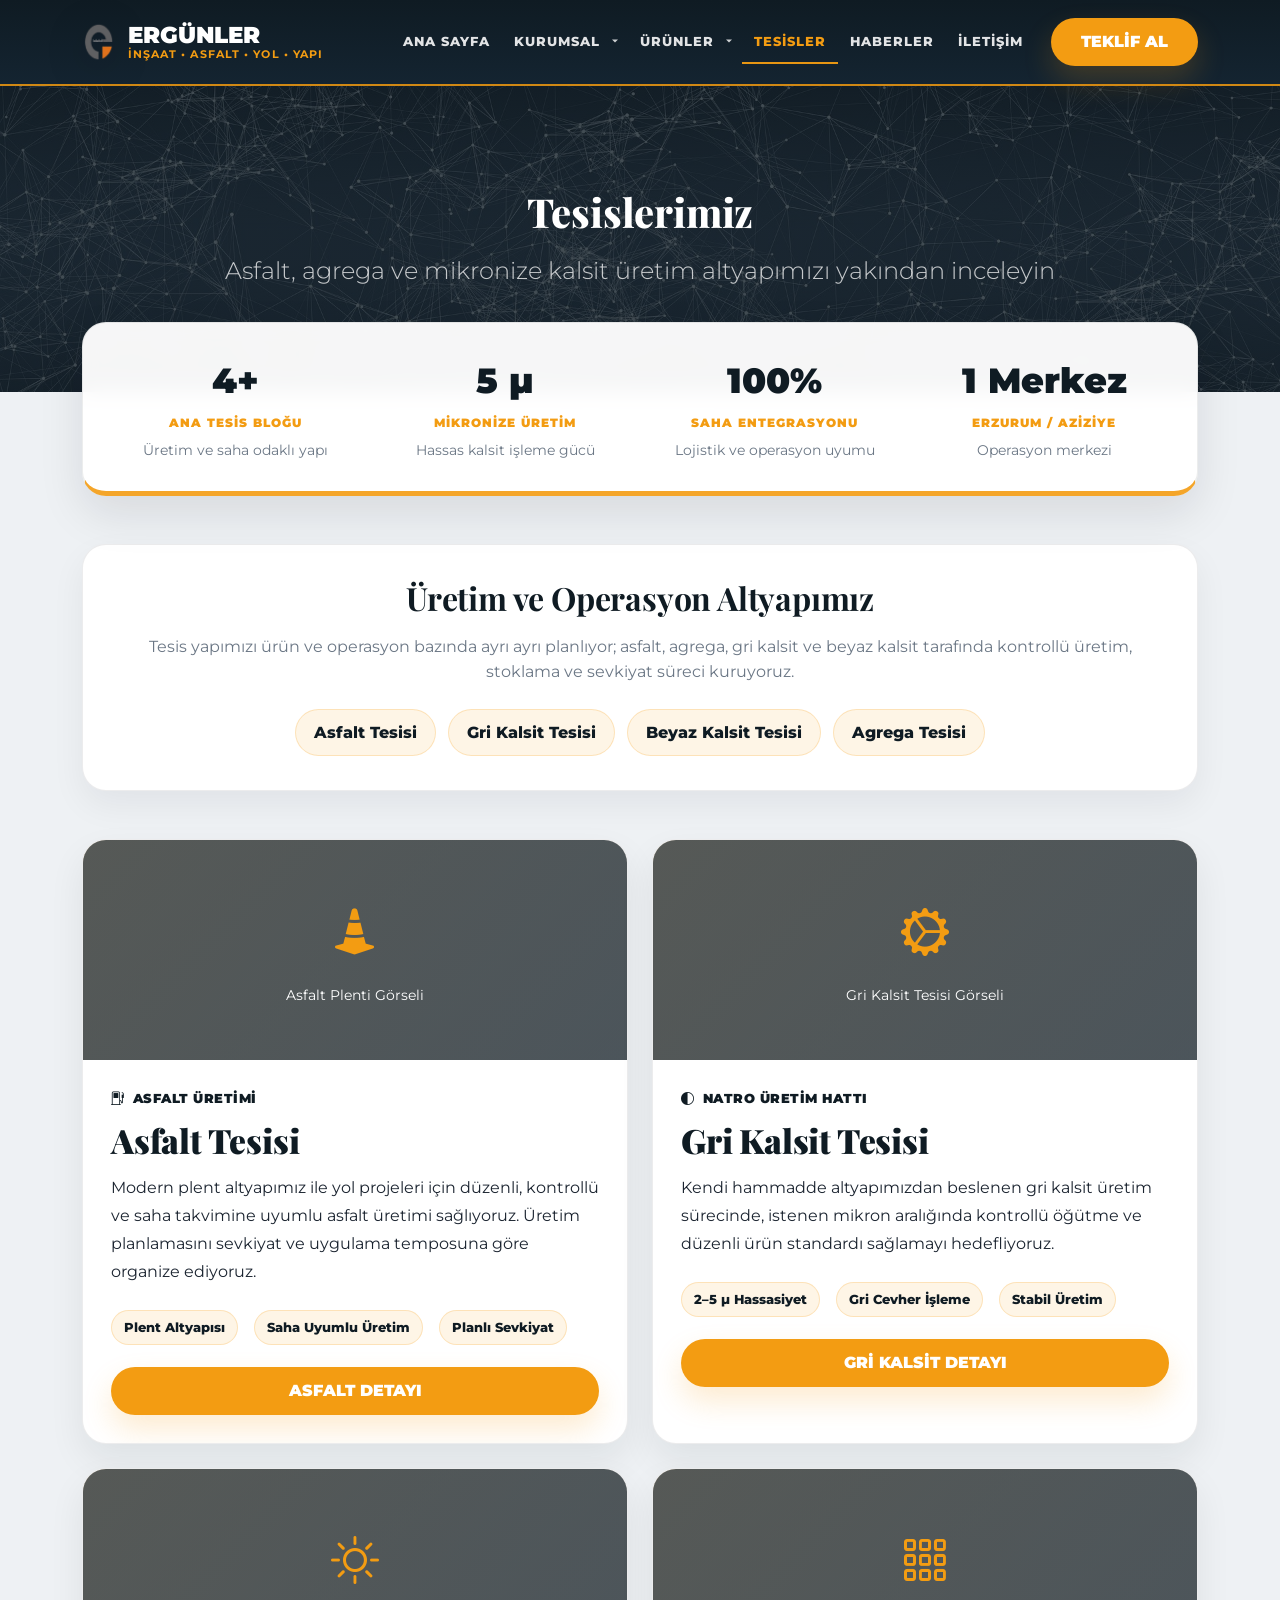
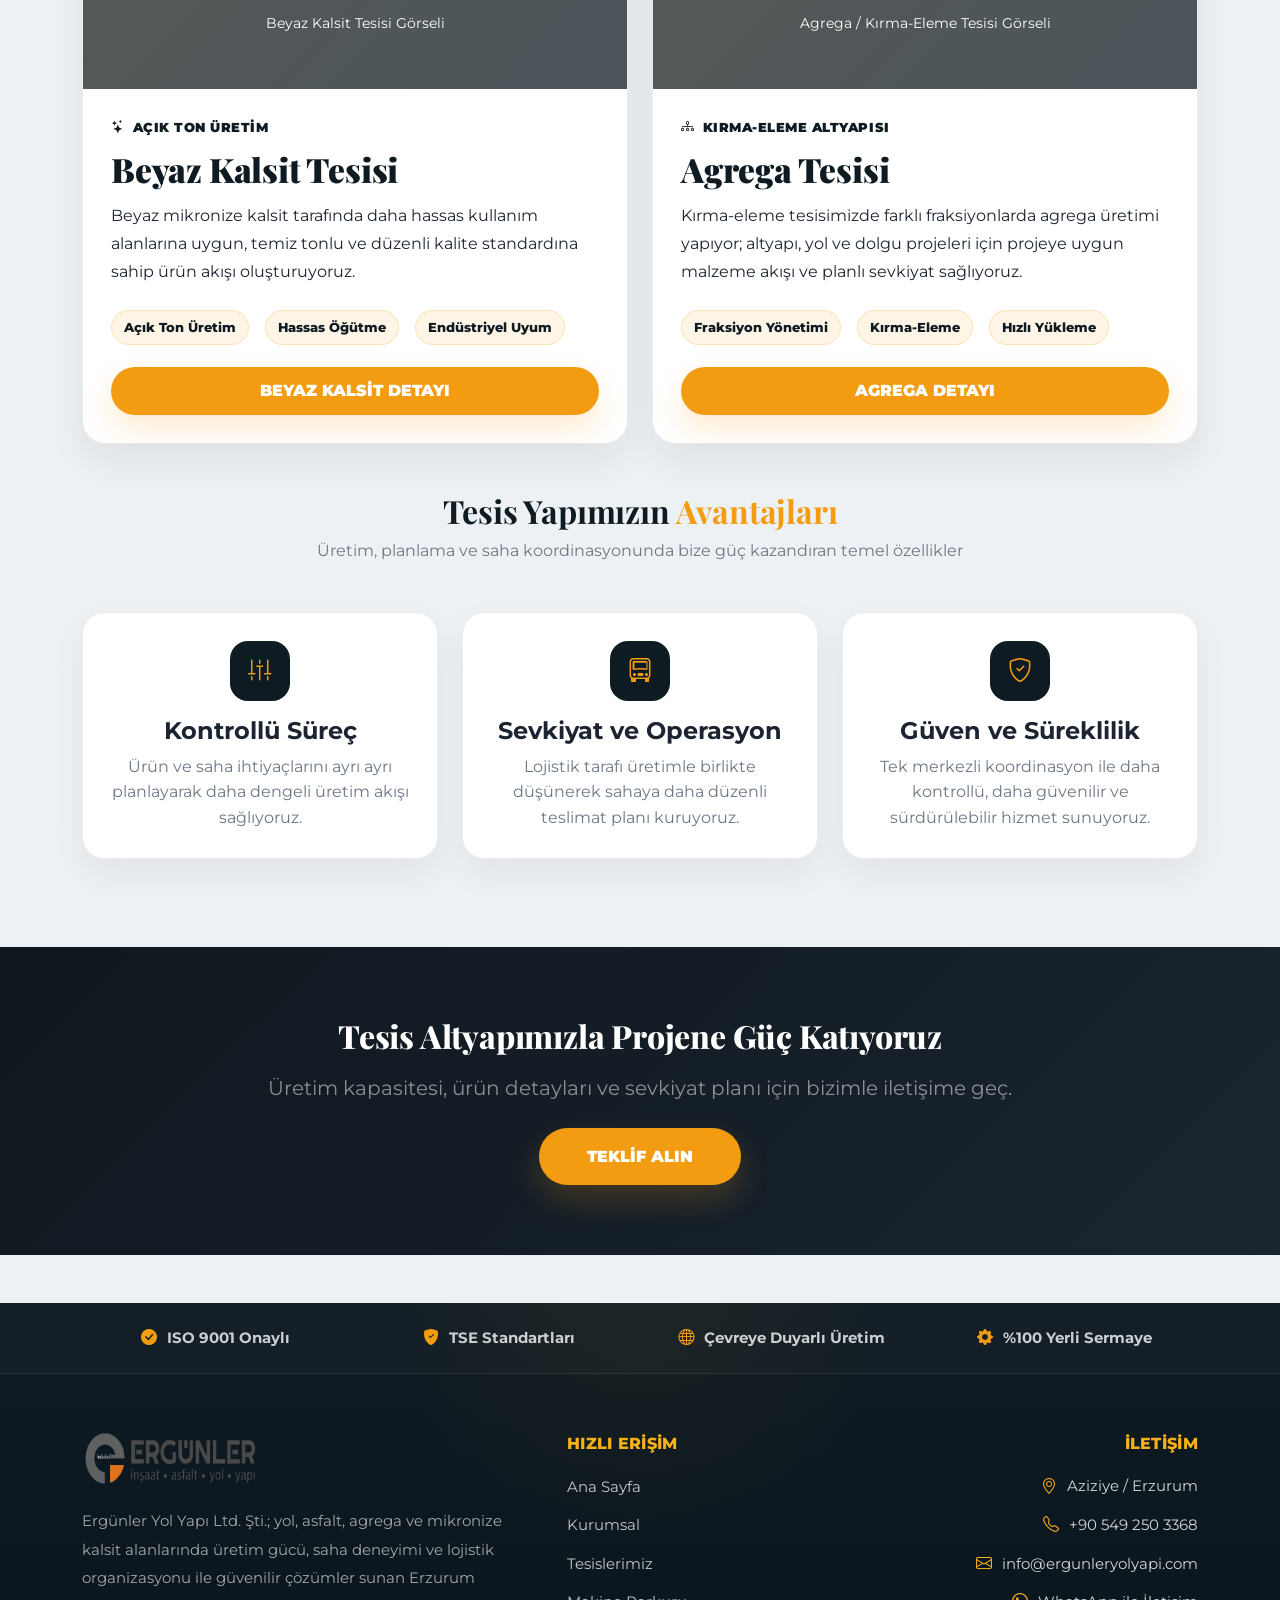
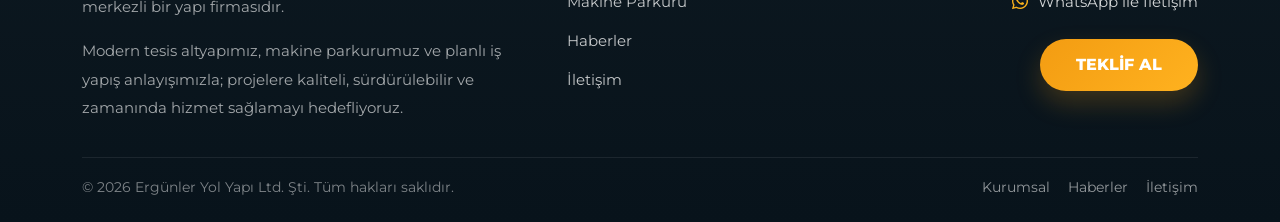
<file: tesisler.html>
<!DOCTYPE html>
<html lang="tr">
<head>
  <meta charset="UTF-8" />
  <meta name="viewport" content="width=device-width, initial-scale=1.0" />
  <title>Tesislerimiz | Ergünler Yol Yapı Ltd. Şti. | Erzurum</title>
  <meta
    name="description"
    content="Ergünler Yol Yapı tesisleri: asfalt tesisi, gri kalsit tesisi, beyaz kalsit tesisi ve agrega kırma-eleme tesisi. Erzurum / Aziziye merkezli üretim ve saha gücü."
  />

  <link rel="preconnect" href="https://fonts.googleapis.com" />
  <link rel="preconnect" href="https://fonts.gstatic.com" crossorigin />
  <link
    href="https://fonts.googleapis.com/css2?family=Montserrat:wght@400;500;600;700;800;900&family=Playfair+Display:wght@700&display=swap"
    rel="stylesheet"
  />

  <link
    href="https://cdn.jsdelivr.net/npm/bootstrap@5.3.0/dist/css/bootstrap.min.css"
    rel="stylesheet"
  />
  <link
    rel="stylesheet"
    href="https://cdn.jsdelivr.net/npm/bootstrap-icons@1.11.1/font/bootstrap-icons.css"
  />
  <link rel="stylesheet" href="css.css" />
</head>

<body>
  <nav class="navbar navbar-expand-lg sticky-top">
    <div class="container">
      <a class="navbar-brand brand" href="index.html">
        <img src="images/ergunler-icon.png" alt="Ergünler" class="brand-icon" />
        <span class="brand-text">
          <span class="brand-name">ERGÜNLER</span>
          <span class="brand-sub">inşaat • asfalt • yol • yapı</span>
        </span>
      </a>

      <button
        class="navbar-toggler"
        type="button"
        data-bs-toggle="collapse"
        data-bs-target="#navbarNav"
      >
        <span class="navbar-toggler-icon" style="filter: invert(1);"></span>
      </button>

      <div class="collapse navbar-collapse" id="navbarNav">
        <ul class="navbar-nav ms-auto align-items-center">
          <li class="nav-item">
            <a class="nav-link" href="index.html">ANA SAYFA</a>
          </li>

          <li class="nav-item dropdown nav-hover">
            <a
              class="nav-link dropdown-toggle"
              href="#"
              id="kurumsalMenu"
              role="button"
              data-bs-toggle="dropdown"
              aria-expanded="false"
            >
              KURUMSAL
            </a>
            <ul class="dropdown-menu" aria-labelledby="kurumsalMenu">
              <li><a class="dropdown-item" href="kurumsal.html">Hakkımızda</a></li>
              <li><a class="dropdown-item" href="makine-parkuru.html">Araç &amp; Makine Parkuru</a></li>
            </ul>
          </li>

          <li class="nav-item dropdown nav-hover">
            <a
              class="nav-link dropdown-toggle"
              href="#"
              id="urunlerMenu"
              role="button"
              data-bs-toggle="dropdown"
              aria-expanded="false"
            >
              ÜRÜNLER
            </a>
            <ul class="dropdown-menu" aria-labelledby="urunlerMenu">
              <li><a class="dropdown-item" href="gri-kalsit.html">Gri Kalsit</a></li>
              <li><a class="dropdown-item" href="beyaz-kalsit.html">Beyaz Kalsit</a></li>
              <li><a class="dropdown-item" href="agrega.html">Agrega</a></li>
              <li><a class="dropdown-item" href="asfalt.html">Asfalt</a></li>
            </ul>
          </li>

          <li class="nav-item">
            <a class="nav-link active" aria-current="page" href="tesisler.html">TESİSLER</a>
          </li>

          <li class="nav-item">
            <a class="nav-link" href="haberler.html">HABERLER</a>
          </li>

          <li class="nav-item">
            <a class="nav-link" href="iletisim.html">İLETİŞİM</a>
          </li>

          <li class="nav-item ms-lg-3">
            <a href="iletisim.html" class="btn-teklif">TEKLİF AL</a>
          </li>
        </ul>
      </div>
    </div>
  </nav>

  <header class="page-header header-tesisler">
    <div class="container text-center">
      <h1 class="mb-3">Tesislerimiz</h1>
      <p class="lead opacity-75 fs-4 mb-0">
        Asfalt, agrega ve mikronize kalsit üretim altyapımızı yakından inceleyin
      </p>
    </div>
  </header>

  <div class="container stats-container">
    <div class="tesis-mini-stats text-center">
      <div class="row g-4">
        <div class="col-md-3">
          <span class="stat-val" data-target="4" data-suffix="+">0</span>
          <span class="stat-label">Ana Tesis Bloğu</span>
          <p class="small text-muted mt-1 mb-0">Üretim ve saha odaklı yapı</p>
        </div>

        <div class="col-md-3 border-md-start border-md-end">
          <span class="stat-val" data-target="5" data-suffix=" μ">0</span>
          <span class="stat-label">Mikronize Üretim</span>
          <p class="small text-muted mt-1 mb-0">Hassas kalsit işleme gücü</p>
        </div>

        <div class="col-md-3 border-md-end">
          <span class="stat-val" data-target="100" data-suffix="%">0</span>
          <span class="stat-label">Saha Entegrasyonu</span>
          <p class="small text-muted mt-1 mb-0">Lojistik ve operasyon uyumu</p>
        </div>

        <div class="col-md-3">
          <span class="stat-val" data-target="1" data-suffix=" Merkez">0</span>
          <span class="stat-label">Erzurum / Aziziye</span>
          <p class="small text-muted mt-1 mb-0">Operasyon merkezi</p>
        </div>
      </div>
    </div>
  </div>

  <main class="container py-5">
    <section class="mb-5">
      <div class="tesis-intro-card text-center">
        <h2 class="fw-bold mb-3" style="color: var(--ana-lacivert);">Üretim ve Operasyon Altyapımız</h2>
        <p class="text-muted mb-0">
          Tesis yapımızı ürün ve operasyon bazında ayrı ayrı planlıyor; asfalt, agrega, gri kalsit ve beyaz kalsit tarafında
          kontrollü üretim, stoklama ve sevkiyat süreci kuruyoruz.
        </p>

        <div class="tesis-anchor-nav">
          <a href="#asfaltTesisi" class="tesis-anchor-link">Asfalt Tesisi</a>
          <a href="#griKalsitTesisi" class="tesis-anchor-link">Gri Kalsit Tesisi</a>
          <a href="#beyazKalsitTesisi" class="tesis-anchor-link">Beyaz Kalsit Tesisi</a>
          <a href="#agregaTesisi" class="tesis-anchor-link">Agrega Tesisi</a>
        </div>
      </div>
    </section>

    <section class="row g-4">
      <div class="col-lg-6" id="asfaltTesisi">
        <div class="tesis-grid-card">
          <div class="tesis-grid-media">
            <div class="tesis-grid-media-inner">
              <i class="bi bi-cone-striped"></i>
              <div class="small">Asfalt Plenti Görseli</div>
            </div>
          </div>

          <div class="tesis-grid-body">
            <div class="tesis-kicker" id="facilityAsphaltKickerText">
              <i class="bi bi-fuel-pump"></i> Asfalt Üretimi
            </div>
            <h2 class="tesis-title" id="facilityAsphaltTitleText">Asfalt Tesisi</h2>
            <p class="tesis-text" id="facilityAsphaltTextText">
              Modern plent altyapımız ile yol projeleri için düzenli, kontrollü ve saha takvimine uyumlu asfalt üretimi sağlıyoruz.
              Üretim planlamasını sevkiyat ve uygulama temposuna göre organize ediyoruz.
            </p>
            <div class="tesis-specs">
              <span class="spec-badge" id="facilityAsphaltBadge1Text">Plent Altyapısı</span>
              <span class="spec-badge" id="facilityAsphaltBadge2Text">Saha Uyumlu Üretim</span>
              <span class="spec-badge" id="facilityAsphaltBadge3Text">Planlı Sevkiyat</span>
            </div>
            <a href="asfalt.html" class="btn-teklif">ASFALT DETAYI</a>
          </div>
        </div>
      </div>

      <div class="col-lg-6" id="griKalsitTesisi">
        <div class="tesis-grid-card">
          <div class="tesis-grid-media">
            <div class="tesis-grid-media-inner">
              <i class="bi bi-gear-wide-connected"></i>
              <div class="small">Gri Kalsit Tesisi Görseli</div>
            </div>
          </div>

          <div class="tesis-grid-body">
            <div class="tesis-kicker" id="facilityGrayKickerText">
              <i class="bi bi-circle-half"></i> Natro Üretim Hattı
            </div>
            <h2 class="tesis-title" id="facilityGrayTitleText">Gri Kalsit Tesisi</h2>
            <p class="tesis-text" id="facilityGrayTextText">
              Kendi hammadde altyapımızdan beslenen gri kalsit üretim sürecinde, istenen mikron aralığında kontrollü öğütme
              ve düzenli ürün standardı sağlamayı hedefliyoruz.
            </p>
            <div class="tesis-specs">
              <span class="spec-badge" id="facilityGrayBadge1Text">2–5 μ Hassasiyet</span>
              <span class="spec-badge" id="facilityGrayBadge2Text">Gri Cevher İşleme</span>
              <span class="spec-badge" id="facilityGrayBadge3Text">Stabil Üretim</span>
            </div>
            <a href="gri-kalsit.html" class="btn-teklif">GRİ KALSİT DETAYI</a>
          </div>
        </div>
      </div>

      <div class="col-lg-6" id="beyazKalsitTesisi">
        <div class="tesis-grid-card">
          <div class="tesis-grid-media">
            <div class="tesis-grid-media-inner">
              <i class="bi bi-brightness-high"></i>
              <div class="small">Beyaz Kalsit Tesisi Görseli</div>
            </div>
          </div>

          <div class="tesis-grid-body">
            <div class="tesis-kicker" id="facilityWhiteKickerText">
              <i class="bi bi-stars"></i> Açık Ton Üretim
            </div>
            <h2 class="tesis-title" id="facilityWhiteTitleText">Beyaz Kalsit Tesisi</h2>
            <p class="tesis-text" id="facilityWhiteTextText">
              Beyaz mikronize kalsit tarafında daha hassas kullanım alanlarına uygun, temiz tonlu ve düzenli kalite standardına sahip
              ürün akışı oluşturuyoruz.
            </p>
            <div class="tesis-specs">
              <span class="spec-badge" id="facilityWhiteBadge1Text">Açık Ton Üretim</span>
              <span class="spec-badge" id="facilityWhiteBadge2Text">Hassas Öğütme</span>
              <span class="spec-badge" id="facilityWhiteBadge3Text">Endüstriyel Uyum</span>
            </div>
            <a href="beyaz-kalsit.html" class="btn-teklif">BEYAZ KALSİT DETAYI</a>
          </div>
        </div>
      </div>

      <div class="col-lg-6" id="agregaTesisi">
        <div class="tesis-grid-card">
          <div class="tesis-grid-media">
            <div class="tesis-grid-media-inner">
              <i class="bi bi-grid-3x3-gap"></i>
              <div class="small">Agrega / Kırma-Eleme Tesisi Görseli</div>
            </div>
          </div>

          <div class="tesis-grid-body">
            <div class="tesis-kicker" id="facilityAgregaKickerText">
              <i class="bi bi-diagram-3"></i> Kırma-Eleme Altyapısı
            </div>
            <h2 class="tesis-title" id="facilityAgregaTitleText">Agrega Tesisi</h2>
            <p class="tesis-text" id="facilityAgregaTextText">
              Kırma-eleme tesisimizde farklı fraksiyonlarda agrega üretimi yapıyor; altyapı, yol ve dolgu projeleri için
              projeye uygun malzeme akışı ve planlı sevkiyat sağlıyoruz.
            </p>
            <div class="tesis-specs">
              <span class="spec-badge" id="facilityAgregaBadge1Text">Fraksiyon Yönetimi</span>
              <span class="spec-badge" id="facilityAgregaBadge2Text">Kırma-Eleme</span>
              <span class="spec-badge" id="facilityAgregaBadge3Text">Hızlı Yükleme</span>
            </div>
            <a href="agrega.html" class="btn-teklif">AGREGA DETAYI</a>
          </div>
        </div>
      </div>
    </section>

    <section class="mt-5">
      <div class="text-center mb-5">
        <h2 class="fw-bold mb-2" style="color: var(--ana-lacivert);">
          Tesis Yapımızın <span class="text-turuncu">Avantajları</span>
        </h2>
        <p class="text-muted mb-0">
          Üretim, planlama ve saha koordinasyonunda bize güç kazandıran temel özellikler
        </p>
      </div>

      <div class="row g-4">
        <div class="col-lg-4">
          <div class="tesis-feature-card text-center">
            <div class="tesis-feature-icon mx-auto">
              <i class="bi bi-sliders2-vertical"></i>
            </div>
            <h4 class="fw-bold mb-2">Kontrollü Süreç</h4>
            <p class="text-muted mb-0">
              Ürün ve saha ihtiyaçlarını ayrı ayrı planlayarak daha dengeli üretim akışı sağlıyoruz.
            </p>
          </div>
        </div>

        <div class="col-lg-4">
          <div class="tesis-feature-card text-center">
            <div class="tesis-feature-icon mx-auto">
              <i class="bi bi-truck-front"></i>
            </div>
            <h4 class="fw-bold mb-2">Sevkiyat ve Operasyon</h4>
            <p class="text-muted mb-0">
              Lojistik tarafı üretimle birlikte düşünerek sahaya daha düzenli teslimat planı kuruyoruz.
            </p>
          </div>
        </div>

        <div class="col-lg-4">
          <div class="tesis-feature-card text-center">
            <div class="tesis-feature-icon mx-auto">
              <i class="bi bi-shield-check"></i>
            </div>
            <h4 class="fw-bold mb-2">Güven ve Süreklilik</h4>
            <p class="text-muted mb-0">
              Tek merkezli koordinasyon ile daha kontrollü, daha güvenilir ve sürdürülebilir hizmet sunuyoruz.
            </p>
          </div>
        </div>
      </div>
    </section>
  </main>

  <section class="tesis-cta">
    <div class="container text-center">
      <h2 class="text-white mb-3">Tesis Altyapımızla Projene Güç Katıyoruz</h2>
      <p class="text-white-50 mb-4 fs-5">
        Üretim kapasitesi, ürün detayları ve sevkiyat planı için bizimle iletişime geç.
      </p>
      <a href="iletisim.html" class="btn-teklif px-5 py-3">TEKLİF ALIN</a>
    </div>
  </section>

  <footer class="footer-pro mt-5">
    <div class="footer-pro-top">
      <div class="container">
        <div class="row text-center g-3">
          <div class="col-md-3 col-6">
            <div class="footer-pro-trust">
              <i class="bi bi-check-circle-fill"></i>
              <span>ISO 9001 Onaylı</span>
            </div>
          </div>
          <div class="col-md-3 col-6">
            <div class="footer-pro-trust">
              <i class="bi bi-shield-fill-check"></i>
              <span>TSE Standartları</span>
            </div>
          </div>
          <div class="col-md-3 col-6">
            <div class="footer-pro-trust">
              <i class="bi bi-globe"></i>
              <span>Çevreye Duyarlı Üretim</span>
            </div>
          </div>
          <div class="col-md-3 col-6">
            <div class="footer-pro-trust">
              <i class="bi bi-gear-fill"></i>
              <span>%100 Yerli Sermaye</span>
            </div>
          </div>
        </div>
      </div>
    </div>

    <div class="footer-pro-main">
      <div class="container">
        <div class="row g-5 align-items-start">
          <div class="col-lg-5">
            <div class="footer-pro-brand">
              <img src="images/logo.jpg" alt="Ergünler Yol Yapı" class="footer-pro-logo" />

              <p class="footer-pro-text">
                Ergünler Yol Yapı Ltd. Şti.; yol, asfalt, agrega ve mikronize kalsit alanlarında üretim gücü,
                saha deneyimi ve lojistik organizasyonu ile güvenilir çözümler sunan Erzurum merkezli bir yapı firmasıdır.
              </p>

              <p class="footer-pro-text mb-0">
                Modern tesis altyapımız, makine parkurumuz ve planlı iş yapış anlayışımızla; projelere kaliteli,
                sürdürülebilir ve zamanında hizmet sağlamayı hedefliyoruz.
              </p>
            </div>
          </div>

          <div class="col-lg-3 col-md-6">
            <div class="footer-pro-col">
              <h6 class="footer-pro-title">Hızlı Erişim</h6>
              <ul class="footer-pro-links">
                <li><a href="index.html">Ana Sayfa</a></li>
                <li><a href="kurumsal.html">Kurumsal</a></li>
                <li><a href="tesisler.html">Tesislerimiz</a></li>
                <li><a href="makine-parkuru.html">Makine Parkuru</a></li>
                <li><a href="haberler.html">Haberler</a></li>
                <li><a href="iletisim.html">İletişim</a></li>
              </ul>
            </div>
          </div>

          <div class="col-lg-4 col-md-6">
            <div class="footer-pro-contact text-lg-end">
              <h6 class="footer-pro-title">İletişim</h6>

              <div class="footer-pro-contact-item justify-content-lg-end">
                <i class="bi bi-geo-alt"></i>
                <span>Aziziye / Erzurum</span>
              </div>

              <div class="footer-pro-contact-item justify-content-lg-end">
                <i class="bi bi-telephone"></i>
                <a href="tel:+905492503368">+90 549 250 3368</a>
              </div>

              <div class="footer-pro-contact-item justify-content-lg-end">
                <i class="bi bi-envelope"></i>
                <a href="mailto:info@ergunleryolyapi.com">info@ergunleryolyapi.com</a>
              </div>

              <div class="footer-pro-contact-item justify-content-lg-end">
                <i class="bi bi-whatsapp"></i>
                <a href="https://wa.me/905492503368" target="_blank" rel="noopener noreferrer">
                  WhatsApp ile İletişim
                </a>
              </div>

              <div class="footer-pro-btn-wrap justify-content-lg-end">
                <a href="iletisim.html" class="footer-pro-btn">TEKLİF AL</a>
              </div>
            </div>
          </div>
        </div>

        <div class="footer-pro-bottom">
          <div class="footer-pro-bottom-wrap">
            <p>© 2026 Ergünler Yol Yapı Ltd. Şti. Tüm hakları saklıdır.</p>

            <div class="footer-pro-bottom-links">
              <a href="kurumsal.html">Kurumsal</a>
              <a href="haberler.html">Haberler</a>
              <a href="iletisim.html">İletişim</a>
            </div>
          </div>
        </div>
      </div>
    </div>
  </footer>

  <script src="https://cdn.jsdelivr.net/npm/bootstrap@5.3.0/dist/js/bootstrap.bundle.min.js"></script>
  <script src="script.js"></script>
</body>
</html>
</file>
<file: css.css>
/* =========================================================
   ERGÜNLER YOL YAPI & NATRO
   Düzenlenmiş ana stil dosyası
   Bölümler:
   1) Temel ayarlar
   2) Ortak bileşenler
   3) Navbar
   4) Hero / page header
   5) Kartlar ve section yapıları
   6) Ürün sayfaları
   7) Haberler
   8) Footer
   9) Responsive
========================================================= */

/* =========================================================
   ERGÜNLER YOL YAPI & NATRO - FULL REDESIGN (2026)
   - Aynı class isimleri korunur
   - Navbar boy farkı biter
   - Hero / kartlar / ürünler / haberler premium görünür
   - Ana sayfa premium ekleri dahil
========================================================= */

/* -------------------------------
   1) Temel ayarlar
-------------------------------- */
:root{
  --ana-lacivert:#0f1b23;
  --ana-lacivert-2:#142431;
  --sirket-turuncu:#f39c12;
  --koyu-turuncu:#d68910;

  --acik-arka-plan:#eef1f4;
  --beyaz:#ffffff;

  --text:#1b2430;
  --muted:#6b7785;

  --border: rgba(15, 27, 35, 0.10);
  --shadow-sm: 0 8px 22px rgba(15,27,35,0.08);
  --shadow-md: 0 16px 45px rgba(15,27,35,0.14);
  --shadow-lg: 0 28px 80px rgba(15,27,35,0.18);

  --radius-xl: 22px;
  --radius-lg: 16px;
  --radius-md: 12px;

  --gap-1: 8px;
  --gap-2: 12px;
  --gap-3: 16px;
  --gap-4: 24px;
  --gap-5: 32px;
  --gap-6: 48px;

  --transition-fast: 160ms ease;
  --transition-med: 320ms ease;

  --nav-height: 86px;
  --nav-link-h: 44px;
  --brand-icon-h: 46px;

  --h1: clamp(2rem, 2.8vw, 3.2rem);
  --h2: clamp(1.6rem, 2.1vw, 2.3rem);
  --lead: clamp(1rem, 1.15vw, 1.2rem);
}

*{
  margin:0;
  padding:0;
  box-sizing:border-box;
}

html{
  scroll-behavior:smooth;
}

body{
  font-family:'Montserrat', sans-serif;
  color:var(--text);
  line-height:1.6;
  background:var(--acik-arka-plan);
  overflow-x:hidden;
}

img{
  max-width:100%;
  height:auto;
  display:block;
}

a{
  color:inherit;
  text-decoration:none;
}

a:hover{
  text-decoration:none;
}

:focus-visible{
  outline:3px solid rgba(243,156,18,0.55);
  outline-offset:3px;
}

[id]{
  scroll-margin-top:96px;
}

@media (prefers-reduced-motion: reduce){
  *{
    animation-duration:0.01ms !important;
    animation-iteration-count:1 !important;
    transition-duration:0.01ms !important;
    scroll-behavior:auto !important;
  }
}

/* -------------------------------
   2) Ortak bileşenler
-------------------------------- */
.section-soft{
  background:linear-gradient(180deg, #fff 0%, #f8f9fb 100%);
}

.section-eyebrow,
.soft-badge,
.spec-badge{
  display:inline-flex;
  align-items:center;
  gap:8px;
  border-radius:999px;
  font-weight:800;
}

.section-eyebrow,
.soft-badge{
  padding:8px 14px;
}

.spec-badge{
  padding:6px 12px;
  margin:6px 8px 0 0;
  font-size:.82rem;
}

.section-eyebrow,
.soft-badge,
.spec-badge{
  background:rgba(243,156,18,.10);
  border:1px solid rgba(243,156,18,.22);
  color:var(--ana-lacivert);
}

.content-card,
.service-card,
.tesis-card,
.contact-card,
.news-card,
.product-card,
.feature-card,
.machine-card,
.feature-card-home,
.product-card-home,
.quick-card-home{
  background:var(--beyaz);
  border:1px solid var(--border);
}

 .feature-card,
.product-card,
.machine-card,
.feature-card-home,
.product-card-home,
.quick-card-home{
  border-radius:22px;
  padding:26px;
  height:100%;
  position:relative;
  overflow:hidden;
  box-shadow:0 14px 34px rgba(0,0,0,.06);
  transition:transform .25s ease, box-shadow .25s ease, border-color .25s ease;
}

.feature-card:hover,
.product-card:hover,
.machine-card:hover,
.feature-card-home:hover,
.product-card-home:hover,
.quick-card-home:hover{
  transform:translateY(-8px);
  box-shadow:0 22px 50px rgba(15,23,30,.12);
  border-color:rgba(243,156,18,.45);
}

.feature-icon,
.feature-icon-home,
.quick-icon-home,
.icon-wrapper{
  display:flex;
  align-items:center;
  justify-content:center;
}


/* -------------------------------
   3) Navbar
-------------------------------- */
.navbar{
  background:linear-gradient(180deg, var(--ana-lacivert), var(--ana-lacivert-2));
  border-bottom:2px solid rgba(243,156,18,0.85);
  min-height:var(--nav-height);
  padding:10px 0;
  z-index:1100;
  transition: background-color var(--transition-med), box-shadow var(--transition-med), transform var(--transition-med);
}

.navbar.is-scrolled{
  background:rgba(15,27,35,0.92);
  box-shadow:0 12px 30px rgba(0,0,0,0.22);
  backdrop-filter:blur(10px);
}

.navbar .navbar-brand{
  display:flex;
  align-items:center;
  gap:12px;
  padding:0 !important;
  margin:0 !important;
  line-height:1 !important;
}

.brand-icon{
  height:var(--brand-icon-h);
  width:auto;
  object-fit:contain;
  filter:drop-shadow(0 8px 18px rgba(0,0,0,.25));
}

.navbar .navbar-brand img.brand-logo{
  height:var(--brand-icon-h);
  width:auto;
  object-fit:contain;
  filter:drop-shadow(0 8px 18px rgba(0,0,0,.25));
}

.brand-text{
  display:flex;
  flex-direction:column;
  justify-content:center;
}

.brand-name{
  font-family:'Montserrat', sans-serif;
  font-weight:900;
  font-size:23px;
  letter-spacing:0;
  color:#fff;
  line-height:1;
}

.brand-sub{
  font-family:'Montserrat', sans-serif;
  font-size:10.5px;
  font-weight:700;
  color:var(--sirket-turuncu);
  margin-top:3px;
  letter-spacing:1.1px;
  text-transform:uppercase;
  line-height:1;
}

.navbar-toggler{
  border:1px solid rgba(255,255,255,0.22) !important;
  border-radius:12px;
}

.navbar-toggler:focus{
  box-shadow:none !important;
}

.navbar .navbar-nav .nav-link{
  color:rgba(255,255,255,0.88) !important;
  font-weight:800;
  text-transform:uppercase;
  font-size:.82rem;
  letter-spacing:1px;
  display:inline-flex !important;
  align-items:center !important;
  height:var(--nav-link-h);
  line-height:var(--nav-link-h) !important;
  padding:0 12px !important;
  border-bottom:2px solid transparent;
  transition: color var(--transition-fast), border-color var(--transition-fast), opacity var(--transition-fast);
}

.navbar .navbar-nav .nav-link:hover{
  color:#fff !important;
  opacity:1;
  border-bottom-color:rgba(243,156,18,0.50);
}

.navbar .navbar-nav .nav-link.active,
.navbar .navbar-nav .nav-link[aria-current="page"]{
  color:var(--sirket-turuncu) !important;
  border-bottom-color:rgba(243,156,18,0.95);
}

.navbar .navbar-nav .dropdown-toggle{
  position:relative;
  padding-right:28px !important;
}

.navbar .navbar-nav .dropdown-toggle::after{
  position:absolute;
  right:10px;
  top:50%;
  transform:translateY(-50%);
  opacity:.9;
  transition:transform var(--transition-fast);
}

.navbar .dropdown-menu{
  padding:10px;
  border-radius:16px;
  min-width:260px;
  background:rgba(15,27,35,0.98);
  border:1px solid rgba(255,255,255,0.08);
  box-shadow:var(--shadow-lg);
  margin:0;
}

.navbar .dropdown-item{
  border-radius:12px;
  padding:12px 14px;
  font-weight:800;
  letter-spacing:0.3px;
  color:rgba(255,255,255,0.86);
  transition: background var(--transition-fast), color var(--transition-fast);
}

.navbar .dropdown-item:hover,
.navbar .dropdown-item:focus{
  background:rgba(243,156,18,0.12);
  color:#fff;
}

@media (min-width: 992px){
  .nav-hover{
    position:relative;
  }

  .nav-hover::after{
    content:"";
    position:absolute;
    left:0;
    right:0;
    top:100%;
    height:12px;
    background:transparent;
  }

  .nav-hover > .dropdown-menu{
    display:block;
    top:calc(100% + 10px);
    left:0;
    opacity:0;
    visibility:hidden;
    pointer-events:none;
    transform:translateY(10px);
    transition: opacity 220ms ease, transform 220ms ease, visibility 220ms ease;
  }

  .nav-hover:hover > .dropdown-menu,
  .nav-hover:focus-within > .dropdown-menu{
    opacity:1;
    visibility:visible;
    pointer-events:auto;
    transform:translateY(0);
  }

  .nav-hover:hover .dropdown-toggle::after{
    transform:translateY(-50%) rotate(180deg);
  }
}

@media (max-width: 991px){
  .navbar .navbar-nav .nav-link{
    height:auto;
    line-height:1.2 !important;
    padding:12px 0 !important;
    border-bottom:none;
  }

  .navbar .dropdown-menu{
    position:static !important;
    transform:none !important;
    opacity:1 !important;
    visibility:visible !important;
    pointer-events:auto !important;
    box-shadow:none;
    border-radius:14px;
    margin-top:10px !important;
    background:rgba(255,255,255,0.06);
    border:1px solid rgba(255,255,255,0.08);
  }
}

@media (max-width: 768px){
  :root{
    --brand-icon-h: 40px;
  }

  .brand-name{
    font-size:18px;
    letter-spacing:0;
  }

  .brand-sub{
    font-size:8px;
    letter-spacing:0.8px;
    white-space:nowrap;
    overflow:hidden;
    text-overflow:ellipsis;
  }

  .brand-text{
    max-width:190px;
  }
}

/* -------------------------------
   2) Ortak tipografi ve section başlıkları
-------------------------------- */
h1, h2{
  font-family:'Playfair Display', serif;
  font-weight:800;
  letter-spacing:-0.2px;
}

.hero-section h1{
  font-size:var(--h1);
}

.hero-section .lead{
  font-size:var(--lead);
}

.text-muted{
  color:var(--muted) !important;
}

/* -------------------------------
   4) Hero / page header
-------------------------------- */
.hero-section{
  min-height:520px;
  height:62vh;
  display:flex;
  align-items:center;
  text-align:center;
  color:#fff;
  position:relative;
  overflow:hidden;
  background:
    radial-gradient(1200px 600px at 20% 10%, rgba(243,156,18,0.18), transparent 55%),
    linear-gradient(rgba(15,27,35,0.70), rgba(15,27,35,0.70)),
    url("images/anasayfa.jpg") no-repeat center/cover;
}

.hero-section::after{
  content:"";
  position:absolute;
  left:0;
  right:0;
  bottom:0;
  height:100px;
  background:linear-gradient(to bottom, transparent, var(--acik-arka-plan));
  pointer-events:none;
}

.page-header{
  min-height:280px;
  height:34vh;
  display:flex;
  align-items:center;
  text-align:center;
  color:#fff;
  position:relative;
  overflow:hidden;
  background-size:cover;
  background-position:center;
}

.page-header::after{
  content:"";
  position:absolute;
  inset:0;
  background:linear-gradient(rgba(15,27,35,.78), rgba(15,27,35,.78));
}

.page-header .container{
  position:relative;
  z-index:2;
}

.header-kurumsal{ background-image:url("images/kurumsal.jpg"); }
.header-tesisler{ background-image:url("images/tesisler.jpg"); }
.header-haberler{ background-image:url("images/haberler.jpg"); }
.header-iletisim{ background-image:url("images/iletisim.jpg"); }

@media (max-width: 991px){
  .hero-section{
    min-height:460px;
    height:auto;
    padding:70px 0 60px;
  }
}

/* -------------------------------
   5) Kartlar ve section yapıları
-------------------------------- */
.content-card{
  background:var(--beyaz);
  border-radius:var(--radius-xl);
  padding:38px;
  box-shadow:var(--shadow-md);
  border:1px solid var(--border);
  margin-top:40px;
  position:relative;
  z-index:10;
}

.service-card,
.tesis-card,
.contact-card{
  background:var(--beyaz);
  border-radius:var(--radius-xl);
  padding:28px;
  box-shadow:var(--shadow-sm);
  border:1px solid var(--border);
  height:100%;
  transition: transform 260ms ease, box-shadow 260ms ease, border-color 260ms ease;
}
/* ================================
   TESISLER SAYFASI
================================ */

.tesis-mini-stats{
  background:rgba(255,255,255,0.96);
  border-radius:24px;
  padding:30px;
  box-shadow:0 18px 45px rgba(15,23,30,.10);
  border:1px solid rgba(15,23,30,.08);
  border-bottom:5px solid rgba(243,156,18,.90);
  backdrop-filter:blur(10px);
}

.tesis-intro-card{
  background:#fff;
  border:1px solid rgba(15,23,30,.08);
  border-radius:24px;
  padding:34px 28px;
  box-shadow:0 14px 34px rgba(15,23,30,.06);
}

.tesis-anchor-nav{
  display:flex;
  flex-wrap:wrap;
  justify-content:center;
  gap:12px;
  margin-top:24px;
}

.tesis-anchor-link{
  display:inline-flex;
  align-items:center;
  justify-content:center;
  padding:10px 18px;
  border-radius:999px;
  text-decoration:none;
  font-weight:800;
  color:var(--ana-lacivert);
  background:rgba(243,156,18,.10);
  border:1px solid rgba(243,156,18,.22);
  transition:.25s ease;
}

.tesis-anchor-link:hover{
  background:var(--sirket-turuncu);
  color:#fff;
  transform:translateY(-2px);
}

.tesis-grid-card{
  background:#fff;
  border:1px solid rgba(15,23,30,.08);
  border-radius:24px;
  overflow:hidden;
  height:100%;
  box-shadow:0 16px 36px rgba(15,23,30,.07);
  transition:transform .25s ease, box-shadow .25s ease, border-color .25s ease;
  display:flex;
  flex-direction:column;
}

.tesis-grid-card:hover{
  transform:translateY(-8px);
  box-shadow:0 24px 54px rgba(15,23,30,.12);
  border-color:rgba(243,156,18,.35);
}

.tesis-grid-media{
  min-height:220px;
  background:
    linear-gradient(rgba(15,27,35,.70), rgba(15,27,35,.70)),
    linear-gradient(135deg, rgba(243,156,18,.20), rgba(15,27,35,.15));
  display:flex;
  align-items:center;
  justify-content:center;
  padding:24px;
}

.tesis-grid-media-inner{
  text-align:center;
  color:#fff;
}

.tesis-grid-media-inner i{
  display:block;
  font-size:3rem;
  color:var(--sirket-turuncu);
  margin-bottom:12px;
}

.tesis-grid-body{
  padding:28px;
  display:flex;
  flex-direction:column;
  flex-grow:1;
}

.tesis-kicker{
  display:inline-flex;
  align-items:center;
  gap:8px;
  font-size:.82rem;
  font-weight:900;
  color:var(--ana-lacivert);
  text-transform:uppercase;
  letter-spacing:.04em;
  margin-bottom:12px;
}

.tesis-title{
  font-family:'Playfair Display', serif;
  font-size:2.1rem;
  font-weight:900;
  color:var(--ana-lacivert);
  margin-bottom:14px;
  line-height:1.15;
}

.tesis-text{
  color:var(--text);
  font-size:1rem;
  line-height:1.75;
  margin-bottom:18px;
}

.tesis-specs{
  display:flex;
  flex-wrap:wrap;
  gap:8px;
  margin-bottom:22px;
}

.tesis-feature-card{
  background:#fff;
  border:1px solid rgba(15,23,30,.08);
  border-radius:22px;
  padding:28px 24px;
  height:100%;
  box-shadow:0 14px 34px rgba(15,23,30,.06);
  transition:transform .25s ease, box-shadow .25s ease, border-color .25s ease;
}

.tesis-feature-card:hover{
  transform:translateY(-6px);
  box-shadow:0 22px 48px rgba(15,23,30,.11);
  border-color:rgba(243,156,18,.35);
}

.tesis-feature-icon{
  width:60px;
  height:60px;
  border-radius:18px;
  display:flex;
  align-items:center;
  justify-content:center;
  background:var(--ana-lacivert);
  color:var(--sirket-turuncu);
  font-size:1.5rem;
  margin-bottom:16px;
}

.tesis-cta{
  background:linear-gradient(135deg, #0f171e 0%, #1a2530 100%);
  padding:70px 0;
  margin-top:40px;
}

@media (max-width: 991px){
  .tesis-grid-media{
    min-height:180px;
  }

  .tesis-title{
    font-size:1.8rem;
  }
}

@media (max-width: 767px){
  .tesis-intro-card{
    padding:26px 20px;
  }

  .tesis-grid-body{
    padding:22px;
  }

  .tesis-title{
    font-size:1.6rem;
  }

  .tesis-anchor-nav{
    gap:10px;
  }
}

.service-card:hover,
.tesis-card:hover,
.contact-card:hover{
  transform:translateY(-8px);
  box-shadow:var(--shadow-md);
  border-color:rgba(243,156,18,0.22);
}

.service-card i,
.tesis-card i,
.contact-card i{
  filter:drop-shadow(0 10px 18px rgba(15,27,35,.12));
}

/* -------------------------------
   6) Stats
-------------------------------- */
.stats-container{
  margin-top:-70px;
  position:relative;
  z-index:20;
}

.stats-card{
  background:rgba(255,255,255,0.95);
  border-radius:var(--radius-xl);
  padding:34px;
  box-shadow:var(--shadow-lg);
  border:1px solid rgba(15,27,35,0.08);
  border-bottom:5px solid rgba(243,156,18,0.90);
  backdrop-filter:blur(10px);
}

.stat-val{
  font-size:2.2rem;
  font-weight:900;
  color:var(--ana-lacivert);
  display:block;
}

.stat-label{
  font-size:.78rem;
  font-weight:900;
  color:var(--sirket-turuncu);
  text-transform:uppercase;
  letter-spacing:1px;
}
/* ================================
   ASFALT SAYFASI
================================ */

.header-asfalt{
  background-image:url("images/asfalt.jpg");
}


.feature-card{
  background:#fff;
  border:1px solid rgba(15,23,30,.08);
  border-radius:22px;
  padding:26px;
  height:100%;
  position:relative;
  overflow:hidden;
  box-shadow:0 14px 34px rgba(0,0,0,.06);
  transition:transform .25s ease, box-shadow .25s ease, border-color .25s ease;
}

.feature-card:hover{
  transform:translateY(-8px);
  box-shadow:0 22px 50px rgba(15,23,30,.12);
  border-color:rgba(243,156,18,.35);
}

.feature-icon{
  width:56px;
  height:56px;
  border-radius:16px;
  display:flex;
  align-items:center;
  justify-content:center;
  background:var(--ana-lacivert);
  color:var(--sirket-turuncu);
  font-size:1.45rem;
  margin-bottom:16px;
}

.product-card{
  background:#fff;
  border:1px solid rgba(15,23,30,.08);
  border-radius:22px;
  padding:26px;
  height:100%;
  position:relative;
  overflow:hidden;
  box-shadow:0 14px 34px rgba(0,0,0,.06);
  transition:transform .25s ease, box-shadow .25s ease, border-color .25s ease;
}

.product-card:hover{
  transform:translateY(-8px);
  box-shadow:0 22px 50px rgba(15,23,30,.12);
  border-color:rgba(243,156,18,.45);
}

.product-bg{
  position:absolute;
  right:-18px;
  bottom:-18px;
  font-size:110px;
  color:rgba(243,156,18,.10);
  pointer-events:none;
}

.product-title{
  font-weight:900;
  color:var(--ana-lacivert);
  margin-bottom:6px;
  position:relative;
  z-index:1;
}

.product-sub{
  color:rgba(26,37,47,.70);
  margin-bottom:14px;
  position:relative;
  z-index:1;
}

.product-list{
  margin:0;
  padding-left:18px;
  color:rgba(26,37,47,.78);
  font-weight:600;
  font-size:.95rem;
  position:relative;
  z-index:1;
}

.step-card{
  background:#fff;
  border:1px solid rgba(15,23,30,.08);
  border-radius:18px;
  padding:20px;
  height:100%;
  box-shadow:0 10px 24px rgba(15,23,30,.05);
}

.step-no{
  width:38px;
  height:38px;
  border-radius:12px;
  display:flex;
  align-items:center;
  justify-content:center;
  background:rgba(243,156,18,.12);
  border:1px solid rgba(243,156,18,.25);
  font-weight:900;
  color:var(--ana-lacivert);
  margin-bottom:10px;
}

.asfalt-cta{
  background:#0f171e;
  padding:70px 0;
  margin-top:60px;
}

@media (max-width: 767px){
  .feature-card,
  .product-card{
    padding:22px;
  }
  
}
/* ================================
   AGREGA SAYFASI
================================ */

.header-agrega{
  background:
    linear-gradient(rgba(15,27,35,.78), rgba(15,27,35,.82)),
    url("images/agrega.jpg");
  background-size:cover;
  background-position:center;
}

.agrega-cta{
  background:#0f171e;
  padding:70px 0;
  margin-top:60px;
}
/* ================================
   GRİ / BEYAZ KALSİT SAYFASI
================================ */

.header-gri-kalsit{
  background:
    linear-gradient(rgba(15,27,35,.78), rgba(15,27,35,.82)),
    url("images/gri-kalsit.jpg");
  background-size: cover;
  background-position: center;
}

.header-beyaz-kalsit{
  background:
    linear-gradient(rgba(15,27,35,.78), rgba(15,27,35,.82)),
    url("images/beyaz-kalsit.jpg");
  background-size: cover;
  background-position: center;
}

.gray-cta,
.white-cta{
  background:#0f171e;
  padding:70px 0;
  margin-top:60px;
}
.header-gri-kalsit,
.header-beyaz-kalsit{
  background:
    linear-gradient(rgba(15,27,35,.78), rgba(15,27,35,.82)),
    linear-gradient(135deg, rgba(243,156,18,.18), rgba(15,27,35,.10));
}
/* ================================
   HABERLER SAYFASI
================================ */
/* ================================
   ANA SAYFA HABERLER
================================ */

.home-news-section{
  background: linear-gradient(180deg, #f8f9fb 0%, #ffffff 100%);
}

.home-news-head{
  display: flex;
  flex-direction: column;
  gap: 12px;
}

.home-news-head p{
  max-width: 700px;
}
/* ================================
   HABERLER SAYFASI
================================ */

.news-main-section{
  padding-top: 56px;
  padding-bottom: 20px;
}

.news-section-head{
  margin-bottom: 30px;
}

.news-section-head h3{
  font-size: clamp(1.5rem, 2.2vw, 2.2rem);
  font-weight: 800;
  margin-bottom: 8px;
  color: var(--ana-lacivert, #0f1b23);
}

.news-section-head p{
  margin: 0;
  color: #6b7280;
  line-height: 1.75;
  max-width: 780px;
}
/* ================================
   HABER DETAY SAYFASI
================================ */

.news-detail-shell{
  max-width: 980px;
  margin: 0 auto;
}

.news-detail-card{
  background: #fff;
  border-radius: 28px;
  padding: 36px;
  box-shadow: 0 24px 60px rgba(15, 27, 35, 0.08);
  border: 1px solid rgba(15, 27, 35, 0.06);
}

.news-detail-kicker{
  display: inline-flex;
  align-items: center;
  gap: 8px;
  padding: 10px 16px;
  border-radius: 999px;
  background: rgba(243, 156, 18, 0.12);
  color: #9a6409;
  font-size: 13px;
  font-weight: 800;
  letter-spacing: .3px;
  margin-bottom: 18px;
}

.news-article{
  color: var(--text, #23303b);
  font-size: 1.06rem;
  line-height: 1.95;
}

.news-article p{
  margin-bottom: 1.25rem;
}

.news-article h2,
.news-article h3,
.news-article h4{
  color: var(--ana-lacivert, #0f1b23);
  font-weight: 800;
  margin-top: 2rem;
  margin-bottom: 1rem;
  line-height: 1.3;
}

.news-article ul,
.news-article ol{
  padding-left: 1.2rem;
  margin-bottom: 1.2rem;
}

.news-article li{
  margin-bottom: .55rem;
}

.news-article blockquote{
  border-left: 4px solid var(--sirket-turuncu, #f39c12);
  background: rgba(243,156,18,.08);
  padding: 18px 20px;
  border-radius: 14px;
  margin: 1.5rem 0;
  color: #394b59;
}

.news-article a{
  color: var(--sirket-turuncu, #f39c12);
  font-weight: 700;
  text-decoration: none;
}

.news-article a:hover{
  text-decoration: underline;
}

.detail-side-card{
  background: #fff;
  border-radius: 24px;
  padding: 24px;
  box-shadow: 0 16px 40px rgba(15, 27, 35, 0.06);
  border: 1px solid rgba(15, 27, 35, 0.06);
  height: 100%;
}

.detail-side-card h5{
  font-weight: 800;
  color: var(--ana-lacivert, #0f1b23);
  margin-bottom: 14px;
}

.detail-mini-list{
  list-style: none;
  padding: 0;
  margin: 0;
}

.detail-mini-list li{
  display: flex;
  align-items: flex-start;
  gap: 10px;
  margin-bottom: 12px;
  color: #5d6b79;
  line-height: 1.65;
}

.detail-mini-list i{
  color: var(--sirket-turuncu, #f39c12);
  margin-top: 3px;
}

.detail-nav-actions{
  display: flex;
  flex-wrap: wrap;
  gap: 12px;
  margin-top: 26px;
}

.detail-outline-btn{
  display: inline-flex;
  align-items: center;
  justify-content: center;
  gap: 8px;
  min-height: 48px;
  padding: 0 18px;
  border-radius: 999px;
  border: 1px solid rgba(15,27,35,.12);
  color: var(--ana-lacivert, #0f1b23);
  text-decoration: none;
  font-weight: 700;
  transition: all .25s ease;
  background: #fff;
}

.detail-outline-btn:hover{
  transform: translateY(-1px);
  border-color: rgba(15,27,35,.2);
  color: var(--ana-lacivert, #0f1b23);
}

@media (max-width: 991.98px){
  .news-detail-card{
    padding: 24px;
  }

  .news-detail-cover{
    min-height: 280px;
  }
}

@media (max-width: 575.98px){
  .news-detail-card{
    padding: 18px;
    border-radius: 20px;
  }

  .news-detail-cover{
    min-height: 220px;
    border-radius: 18px;
  }

  .news-article{
    font-size: 1rem;
  }
}

.news-main-section{
  padding: 72px 0 20px;
}

.news-section-head{
  margin-bottom: 32px;
}

.news-section-head h3{
  font-size: clamp(1.9rem, 2.6vw, 2.8rem);
  font-weight: 900;
  color: var(--ana-lacivert);
  margin-bottom: 10px;
}

.news-section-head p{
  font-size: 1.05rem;
  color: var(--muted);
  margin-bottom: 0;
}

#newsList > [class*="col-"]{
  display: flex;
}

#newsList .news-card{
  width: 100%;
}

@media (max-width: 767px){
  .news-main-section{
    padding: 56px 0 10px;
  }

  .news-section-head{
    margin-bottom: 24px;
  }

  .news-section-head h3{
    font-size: 1.9rem;
  }
}
/* -------------------------------
   7) Buttons / Forms
-------------------------------- */
.btn-teklif{
  background:var(--sirket-turuncu);
  color:#fff;
  font-weight:900;
  padding:11px 30px;
  border-radius:999px;
  border:none;
  display:inline-flex;
  align-items:center;
  justify-content:center;
  gap:10px;
  box-shadow:0 14px 30px rgba(243,156,18,0.20);
  transition: transform var(--transition-fast), background-color var(--transition-fast), box-shadow var(--transition-fast);
}

.btn-teklif:hover{
  background:var(--koyu-turuncu);
  transform:translateY(-2px);
  box-shadow:0 18px 40px rgba(243,156,18,0.26);
  color:#fff;
}

.contact-form-box{
  background:linear-gradient(180deg, rgba(15,27,35,0.98), rgba(20,36,49,0.98));
  color:#fff;
  border-radius:var(--radius-xl);
  padding:40px;
  box-shadow:var(--shadow-lg);
  border:1px solid rgba(255,255,255,0.08);
}

.form-control{
  background:rgba(255,255,255,0.08) !important;
  border:1px solid rgba(255,255,255,0.12) !important;
  color:#fff !important;
  padding:12px 14px;
  margin-bottom:14px;
  border-radius:14px;
}

.form-control::placeholder{
  color:rgba(255,255,255,0.60);
}

.form-control:focus{
  background:rgba(255,255,255,0.12) !important;
  border-color:rgba(243,156,18,0.75) !important;
  box-shadow:none !important;
}

.is-invalid{
  border-color:rgba(243,156,18,0.75) !important;
}

/* -------------------------------
   8) Footer
-------------------------------- */
.footer{
  background:linear-gradient(180deg, var(--ana-lacivert), #0c151c);
  color:#fff;
  padding:60px 0 20px;
  border-top:3px solid rgba(243,156,18,0.85);
}

.footer-link{
  color:rgba(255,255,255,0.70);
  transition: color var(--transition-fast), transform var(--transition-fast);
}

.footer-link:hover{
  color:#fff;
  transform:translateX(3px);
}

.footer-logo{
  height:52px;
  width:auto;
  object-fit:contain;
  opacity:.95;
}

.logo-border{
  display:inline-block;
  padding:14px 18px;
  border-radius:18px;
  background:rgba(255,255,255,0.04);
  border:1px solid rgba(255,255,255,0.06);
}

@media (max-width: 768px){
  .footer-logo{
    height:36px;
  }
}

.trust-strip{
  background:rgba(255,255,255,0.04);
  padding:20px 0;
  border-top:1px solid rgba(255,255,255,0.06);
  border-bottom:1px solid rgba(255,255,255,0.06);
}

.trust-item{
  color:rgba(255,255,255,0.70);
  font-size:.86rem;
  font-weight:800;
  display:flex;
  align-items:center;
  justify-content:center;
  gap:10px;
}

.trust-item i{
  font-size:1.35rem;
  color:var(--sirket-turuncu);
}

/* -------------------------------
   9) Utilities
-------------------------------- */
.text-turuncu{ color:var(--sirket-turuncu) !important; }
.bg-lacivert{ background-color:var(--ana-lacivert) !important; }

/* -------------------------------
   10) Tables / Boxes
-------------------------------- */
.custom-table{
  border-radius:var(--radius-lg);
  overflow:hidden;
  box-shadow:var(--shadow-sm);
  border:1px solid var(--border);
}

.custom-table thead{
  background-color:var(--ana-lacivert);
  color:#fff;
}

.vision-box{
  border-left:5px solid rgba(243,156,18,0.95);
  padding-left:18px;
  margin-bottom:22px;
}

/* -------------------------------
   11) Certificates
-------------------------------- */
.cert-card{
  background:var(--beyaz);
  border:1px solid var(--border);
  border-radius:var(--radius-lg);
  padding:24px;
  text-align:center;
  height:100%;
  cursor:pointer;
  box-shadow:var(--shadow-sm);
  transition: transform var(--transition-fast), box-shadow var(--transition-fast), border-color var(--transition-fast);
}

.cert-card:hover{
  transform:translateY(-6px);
  box-shadow:var(--shadow-md);
  border-color:rgba(243,156,18,0.25);
}

.cert-icon{
  font-size:2.6rem;
  color:var(--ana-lacivert);
  margin-bottom:12px;
  transition:color var(--transition-fast);
}

.cert-card:hover .cert-icon{
  color:var(--sirket-turuncu);
}

/* -------------------------------
   12) Preloader
-------------------------------- */
#preloader{
  position:fixed;
  inset:0;
  background:var(--ana-lacivert);
  z-index:9999;
  display:flex;
  flex-direction:column;
  align-items:center;
  justify-content:center;
  transition: opacity 0.6s ease-in-out, visibility 0.6s ease-in-out;
}

.loader-spinner{
  width:52px;
  height:52px;
  border:4px solid rgba(255,255,255,0.07);
  border-top:4px solid rgba(243,156,18,0.95);
  border-radius:50%;
  animation:spin 1s linear infinite;
  margin-bottom:18px;
}

.loader-text{
  color:#fff;
  font-weight:900;
  letter-spacing:4px;
  font-size:.86rem;
  animation:pulse 1.5s ease-in-out infinite;
}

@keyframes spin{
  to{ transform:rotate(360deg); }
}

@keyframes pulse{
  0%,100%{ opacity:1; }
  50%{ opacity:.45; }
}

/* -------------------------------
   7) Haberler
-------------------------------- */
.news-card{
  background:var(--beyaz);
  border-radius:var(--radius-xl);
  overflow:hidden;
  box-shadow:var(--shadow-sm);
  border:1px solid var(--border);
  height:100%;
  display:flex;
  flex-direction:column;
  transition: transform var(--transition-med), box-shadow var(--transition-med), border-color var(--transition-med);
}

.news-card:hover{
  transform:translateY(-8px);
  box-shadow:var(--shadow-md);
  border-color:rgba(243,156,18,0.22);
}

.news-img{
  height:220px;
  background-color:#e9ecef;
  background-size:cover !important;
  background-position:center !important;
  position:relative;
}

.news-img::after{
  content:"";
  position:absolute;
  inset:0;
  background:linear-gradient(to top, rgba(15,27,35,0.18), transparent);
}

.news-body{
  padding:26px;
  flex-grow:1;
  display:flex;
  flex-direction:column;
}

.news-date{
  font-size:.80rem;
  color:var(--sirket-turuncu);
  font-weight:900;
  margin-bottom:10px;
  text-transform:uppercase;
  letter-spacing:1px;
}

.news-title{
  font-family:'Playfair Display', serif;
  font-weight:900;
  font-size:1.28rem;
  margin-bottom:12px;
  color:var(--ana-lacivert);
  line-height:1.35;
}

.news-desc{
  color:var(--muted);
  font-size:.98rem;
  margin-bottom:18px;
}

.news-btn{
  margin-top:auto;
  color:var(--ana-lacivert);
  font-weight:900;
  font-size:.90rem;
  display:flex;
  align-items:center;
  gap:8px;
  transition:color var(--transition-fast);
}

.news-btn i{
  transition:transform var(--transition-fast);
}

.news-btn:hover{
  color:var(--sirket-turuncu);
}

.news-btn:hover i{
  transform:translateX(5px);
}

.news-overlay-card{
  position:relative;
  height:420px;
  border-radius:var(--radius-xl);
  overflow:hidden;
  display:block;
  box-shadow:var(--shadow-md);
  border:1px solid rgba(255,255,255,0.05);
}

.news-overlay-bg{
  position:absolute;
  inset:0;
  background-size:cover;
  background-position:center;
  transition:transform 0.6s ease;
  will-change:transform;
}

.news-overlay-gradient{
  position:absolute;
  inset:0;
  background:linear-gradient(to bottom, rgba(0,0,0,0) 28%, rgba(10,20,30,0.92) 100%);
}

.news-overlay-content{
  position:absolute;
  bottom:0;
  left:0;
  padding:28px;
  width:100%;
}

.news-overlay-date{
  display:inline-flex;
  align-items:center;
  gap:8px;
  background:rgba(243,156,18,0.95);
  color:#fff;
  font-size:.74rem;
  font-weight:900;
  letter-spacing:1px;
  padding:6px 14px;
  border-radius:999px;
  margin-bottom:12px;
  text-transform:uppercase;
}

.news-overlay-title{
  font-family:'Playfair Display', serif;
  font-size:1.45rem;
  font-weight:900;
  line-height:1.25;
  color:#fff;
}

.news-overlay-card:hover .news-overlay-bg{
  transform:scale(1.08);
}

.news-detail-cover{
  height:420px;
  border-radius:var(--radius-xl);
  overflow:hidden;
  background-size:cover;
  background-position:center;
  box-shadow:var(--shadow-md);
  border:1px solid var(--border);
}

@media (max-width: 768px){
  .news-detail-cover{ height:260px; }
  .news-overlay-card{ height:330px; }
}

/* -------------------------------
   14) Products Grid
-------------------------------- */
.products-grid{
  display:grid;
  grid-template-columns:repeat(2, 1fr);
  gap:24px;
  margin-bottom:40px;
}

.product-card{
  background:var(--beyaz);
  border-radius:var(--radius-xl);
  overflow:hidden;
  border:1px solid var(--border);
  box-shadow:var(--shadow-sm);
  display:flex;
  flex-direction:column;
  transition: transform var(--transition-med), box-shadow var(--transition-med), border-color var(--transition-med);
}

.product-card:hover{
  transform:translateY(-8px);
  box-shadow:var(--shadow-md);
  border-color:rgba(243,156,18,0.22);
}

.product-thumb{
  height:230px;
  background-color:#f0f0f0;
  background-size:cover;
  background-position:center;
  position:relative;
}

.product-thumb::after{
  content:"";
  position:absolute;
  inset:0;
  background:linear-gradient(to top, rgba(15,27,35,0.18), transparent);
}

.product-body{
  padding:24px;
  flex-grow:1;
  display:flex;
  flex-direction:column;
}

.product-title{
  font-family:'Playfair Display', serif;
  font-weight:900;
  font-size:1.35rem;
  color:var(--ana-lacivert);
  margin-bottom:10px;
  transition:color var(--transition-fast);
}

.product-card:hover .product-title{
  color:var(--sirket-turuncu);
}

.product-desc{
  color:var(--muted);
  font-size:.98rem;
  line-height:1.6;
  margin-bottom:18px;
  flex-grow:1;
}

.product-cta{
  font-weight:900;
  color:var(--sirket-turuncu);
  text-transform:uppercase;
  font-size:.86rem;
  letter-spacing:1px;
  display:flex;
  align-items:center;
  gap:8px;
}

.product-cta::after{
  content:"\F135";
  font-family:"bootstrap-icons";
  transition:transform var(--transition-fast);
}

.product-card:hover .product-cta::after{
  transform:translateX(6px);
}

@media (max-width: 991px){
  .products-grid{ gap:18px; }
  .product-thumb{ height:210px; }
}

@media (max-width: 767px){
  .products-grid{ grid-template-columns:1fr; }
  .product-card{ max-width:520px; margin:0 auto; }
  .product-body{ padding:20px; }
}

/* -------------------------------
   15) Extra helpers
-------------------------------- */

.map-frame{
  border-radius:var(--radius-xl);
  overflow:hidden;
  box-shadow:var(--shadow-sm);
  background:var(--beyaz);
  border:1px solid var(--border);
}

/* -------------------------------
   9) Responsive
-------------------------------- */
@media (max-width: 991px){
  .content-card{ padding:28px; }
  .service-card, .tesis-card, .contact-card{ padding:24px; }
  .stats-container{ margin-top:-52px; }
}

@media (max-width: 576px){
  .stats-card{ padding:24px; }
}

.news-overlay-card--sm{
  height:200px;
}

.news-overlay-content--sm{
  padding:20px;
}

.news-overlay-date--sm{
  padding:4px 12px;
  font-size:.65rem;
}

.news-overlay-title--sm{
  font-size:1.15rem;
  margin-bottom:0;
}

.news-overlay-bg,
.news-img,
.news-detail-cover{
  background-image:var(--bg);
  background-size:cover;
  background-position:center;
}

/* -------------------------------
   17) Makine Parkuru
-------------------------------- */
.machine-card{
  cursor:pointer;
}


.icon-wrapper{
  width:50px;
  height:50px;
  display:flex;
  align-items:center;
  justify-content:center;
  background:var(--ana-lacivert);
  border-radius:12px;
  color:var(--sirket-turuncu);
  font-size:1.4rem;
  margin-bottom:0;
  flex:0 0 auto;
}

.spec-grid{
  display:grid;
  grid-template-columns:1fr 1fr;
  gap:10px;
  margin-top:15px;
  border-top:1px dashed rgba(0,0,0,.10);
  padding-top:15px;
}

.spec-pill{
  background:#f8f9fa;
  padding:10px;
  border-radius:10px;
  text-align:center;
}

.spec-label{
  display:block;
  font-size:.65rem;
  font-weight:800;
  color:var(--muted);
  text-transform:uppercase;
  letter-spacing:.04em;
}

.spec-data{
  font-weight:800;
  color:var(--ana-lacivert);
  font-size:.9rem;
}

.card-bg-icon{
  position:absolute;
  bottom:-15px;
  right:-15px;
  font-size:100px;
  color:rgba(15,23,30,.025);
  pointer-events:none;
}

.machine-card.fade-in{
  animation:fadeIn .45s ease forwards;
}

@keyframes fadeIn{
  from{
    opacity:0;
    transform:translateY(12px);
  }
  to{
    opacity:1;
    transform:translateY(0);
  }
}
.header-parkur{
  background-image:
    linear-gradient(rgba(26,37,47,.85), rgba(26,37,47,.85)),
    url("images/tesisler.jpg");
}

.filter-wrap{
  background:#fff;
  border:1px solid rgba(0,0,0,.06);
  border-radius:18px;
  padding:22px;
  box-shadow:0 10px 30px rgba(0,0,0,.06);
}

.filter-head{
  display:flex;
  align-items:flex-end;
  justify-content:space-between;
  gap:16px;
  flex-wrap:wrap;
}

.filter-tools{
  display:flex;
  gap:10px;
  align-items:center;
  flex-wrap:wrap;
}

.search-pill{
  display:flex;
  align-items:center;
  gap:10px;
  padding:10px 14px;
  border-radius:999px;
  border:1px solid rgba(0,0,0,.10);
  background:#fff;
  min-width:280px;
}

.search-pill i{
  color:var(--ana-lacivert);
  opacity:.7;
}

.search-pill input{
  border:none;
  outline:none;
  width:100%;
  font-weight:600;
  font-size:.95rem;
  color:var(--ana-lacivert);
}

.search-pill input::placeholder{
  color:rgba(26,37,47,.55);
}

.result-pill{
  display:flex;
  align-items:center;
  gap:10px;
  padding:10px 14px;
  border-radius:999px;
  background:rgba(243,156,18,0.10);
  border:1px solid rgba(243,156,18,0.25);
  color:var(--ana-lacivert);
  font-weight:800;
}

.filter-btn.active{
  background:var(--ana-lacivert) !important;
  border-color:var(--ana-lacivert) !important;
  color:#fff !important;
}

.machine-card .machine-top{
  display:flex;
  align-items:center;
  justify-content:space-between;
  margin-bottom:12px;
}

.parkur-cta{
  padding:70px 0;
  background:#0f1b23;
}

.machine-modal-img{
  width:100%;
  border-radius:16px;
  background:rgba(0,0,0,.04);
  box-shadow:0 10px 25px rgba(0,0,0,.10);
  aspect-ratio:4 / 3;
  background-size:cover;
  background-position:center;
}

.machine-modal-img.is-empty{
  display:flex;
  align-items:center;
  justify-content:center;
  position:relative;
}

.machine-modal-img.is-empty::after{
  content:"Görsel eklenecek";
  font-weight:800;
  color:rgba(26,37,47,.55);
}

.machine-item[hidden]{
  display:none !important;
}

@media (max-width: 576px){
  .search-pill{ min-width:100%; }
}

/* -------------------------------
   18) Home Page Premium Additions
-------------------------------- */
.hero-home{
  position:relative;
  padding:140px 0 110px;
  background:
    linear-gradient(rgba(15, 27, 35, .76), rgba(15, 27, 35, .82)),
    url("images/hero-bg.jpg");
  background-size:cover;
  background-position:center;
  overflow:hidden;
}

.hero-home::after{
  content:"";
  position:absolute;
  inset:0;
  background:
    radial-gradient(circle at 20% 20%, rgba(243,156,18,.18), transparent 28%),
    radial-gradient(circle at 80% 30%, rgba(255,255,255,.08), transparent 22%);
  pointer-events:none;
}

.hero-home .container{
  position:relative;
  z-index:2;
}

.hero-kicker{
  display:inline-flex;
  align-items:center;
  gap:10px;
  padding:10px 16px;
  border-radius:999px;
  background:rgba(255,255,255,.08);
  border:1px solid rgba(255,255,255,.14);
  color:#fff;
  font-weight:700;
  margin-bottom:22px;
  backdrop-filter:blur(6px);
}

.hero-home h1{
  color:#fff;
  font-size:clamp(2.2rem, 5vw, 4.4rem);
  font-weight:900;
  line-height:1.08;
  margin-bottom:20px;
}

.hero-home .lead{
  color:rgba(255,255,255,.82);
  max-width:820px;
  margin:0 auto 34px;
  font-size:1.15rem;
}

.hero-actions{
  display:flex;
  justify-content:center;
  gap:14px;
  flex-wrap:wrap;
}

.hero-outline-btn{
  display:inline-flex;
  align-items:center;
  justify-content:center;
  padding:14px 28px;
  border-radius:999px;
  font-weight:800;
  text-decoration:none;
  color:#fff;
  border:1px solid rgba(255,255,255,.28);
  background:rgba(255,255,255,.06);
  transition:.25s ease;
}

.hero-outline-btn:hover{
  color:#fff;
  background:rgba(255,255,255,.12);
  transform:translateY(-2px);
}

.stats-home{
  margin-top:-46px;
  position:relative;
  z-index:5;
}


.feature-icon-home,
.quick-icon-home{
  width:56px;
  height:56px;
  border-radius:16px;
  display:flex;
  align-items:center;
  justify-content:center;
  background:var(--ana-lacivert);
  color:var(--sirket-turuncu);
  font-size:1.45rem;
  margin-bottom:16px;
}


.product-bg-home{
  position:absolute;
  right:-14px;
  bottom:-18px;
  font-size:98px;
  color:rgba(15,23,30,.04);
  pointer-events:none;
}

.product-title-home{
  color:var(--ana-lacivert);
  font-weight:900;
  margin-bottom:8px;
}

.product-sub-home{
  color:rgba(26,37,47,.72);
  margin-bottom:14px;
}

.product-list-home{
  margin:0;
  padding-left:18px;
  color:rgba(26,37,47,.80);
  font-weight:600;
  font-size:.95rem;
}

.section-soft{
  background:linear-gradient(180deg, #fff 0%, #f8f9fb 100%);
}


.quick-card-home .btn,
.product-card-home .btn{
  border-radius:999px;
  font-weight:800;
}

.quick-card-home .border{
  border-color:rgba(15,23,30,.08) !important;
  border-radius:16px !important;
}

@media (max-width: 991.98px){
  .hero-home{
    padding:120px 0 95px;
  }

  .stats-home{
    margin-top:-28px;
  }
}

@media (max-width: 767.98px){
  .hero-home h1{
    font-size:clamp(2rem, 8vw, 3rem);
  }

  .hero-home .lead{
    font-size:1rem;
  }

  .hero-actions{
    flex-direction:column;
    align-items:center;
  }

  .hero-actions .btn-teklif,
  .hero-actions .hero-outline-btn{
    width:100%;
    max-width:320px;
  }
}
/* =========================================================
   8) Footer
========================================================= */

.footer-pro{
  background: linear-gradient(180deg, #0f1b23 0%, #08131b 100%);
  color: rgba(255,255,255,0.78);
  position: relative;
  overflow: hidden;
}

.footer-pro::before{
  content: "";
  position: absolute;
  inset: 0;
  background:
    radial-gradient(circle at top center, rgba(243,156,18,0.05), transparent 30%);
  pointer-events: none;
}

.footer-pro-top{
  position: relative;
  z-index: 1;
  border-bottom: 1px solid rgba(255,255,255,0.08);
  padding: 22px 0;
  background: rgba(255,255,255,0.02);
}

.footer-pro-trust{
  display: inline-flex;
  align-items: center;
  justify-content: center;
  gap: 10px;
  color: rgba(255,255,255,0.78);
  font-weight: 700;
  font-size: 15px;
}

.footer-pro-trust i{
  color: #f39c12;
  font-size: 1rem;
}

.footer-pro-main{
  position: relative;
  z-index: 1;
  padding: 56px 0 24px;
}

.footer-pro-brand{
  max-width: 520px;
}

.footer-pro-logo{
  max-width: 180px;
  height: auto;
  display: block;
  margin-bottom: 22px;
}

.footer-pro-text{
  color: rgba(255,255,255,0.62);
  line-height: 1.9;
  font-size: 15px;
  margin-bottom: 16px;
}

.footer-pro-col,
.footer-pro-contact{
  padding-top: 4px;
}

.footer-pro-title{
  color: #f8b11c;
  font-size: 1.02rem;
  font-weight: 800;
  margin-bottom: 20px;
  letter-spacing: 0.3px;
  text-transform: uppercase;
}

.footer-pro-links{
  list-style: none;
  padding: 0;
  margin: 0;
}

.footer-pro-links li{
  margin-bottom: 13px;
}

.footer-pro-links a{
  color: rgba(255,255,255,0.76);
  text-decoration: none;
  font-size: 15px;
  transition: 0.25s ease;
}

.footer-pro-links a:hover{
  color: #ffffff;
  padding-left: 4px;
}

.footer-pro-contact-item{
  display: flex;
  align-items: center;
  gap: 10px;
  margin-bottom: 13px;
  color: rgba(255,255,255,0.82);
  font-size: 15px;
}

.footer-pro-contact-item i{
  color: #f8b11c;
  font-size: 1rem;
  flex: 0 0 auto;
}

.footer-pro-contact-item a{
  color: rgba(255,255,255,0.82);
  text-decoration: none;
  transition: 0.25s ease;
}

.footer-pro-contact-item a:hover{
  color: #ffffff;
}

.footer-pro-btn-wrap{
  display: flex;
  margin-top: 24px;
}

.footer-pro-btn{
  display: inline-flex;
  align-items: center;
  justify-content: center;
  min-width: 158px;
  min-height: 52px;
  padding: 0 26px;
  border-radius: 999px;
  background: linear-gradient(135deg, #f39c12 0%, #ffb21f 100%);
  color: #ffffff;
  text-decoration: none;
  font-weight: 800;
  font-size: 1rem;
  box-shadow: 0 12px 26px rgba(243,156,18,0.22);
  transition: 0.25s ease;
}

.footer-pro-btn:hover{
  color: #ffffff;
  transform: translateY(-2px);
  box-shadow: 0 16px 30px rgba(243,156,18,0.28);
}

.footer-pro-bottom{
  border-top: 1px solid rgba(255,255,255,0.08);
  margin-top: 34px;
  padding-top: 18px;
}

.footer-pro-bottom-wrap{
  display: flex;
  align-items: center;
  justify-content: space-between;
  gap: 14px;
  flex-wrap: wrap;
}

.footer-pro-bottom p{
  margin: 0;
  color: rgba(255,255,255,0.48);
  font-size: 14px;
}

.footer-pro-bottom-links{
  display: flex;
  align-items: center;
  gap: 18px;
  flex-wrap: wrap;
}

.footer-pro-bottom-links a{
  color: rgba(255,255,255,0.56);
  text-decoration: none;
  font-size: 14px;
  transition: 0.25s ease;
}

.footer-pro-bottom-links a:hover{
  color: #ffffff;
}

@media (max-width: 991.98px){
  .footer-pro-main{
    padding: 46px 0 22px;
  }

  .footer-pro-brand{
    max-width: 100%;
  }

  .footer-pro-contact{
    text-align: left !important;
  }

  .footer-pro-contact-item{
    justify-content: flex-start !important;
  }

  .footer-pro-btn-wrap{
    justify-content: flex-start !important;
  }

  .footer-pro-bottom-wrap{
    flex-direction: column;
    align-items: flex-start;
  }
}

@media (max-width: 575.98px){
  .footer-pro-top{
    padding: 18px 0;
  }

  .footer-pro-trust{
    font-size: 13px;
    gap: 8px;
  }

  .footer-pro-main{
    padding: 38px 0 18px;
  }

  .footer-pro-logo{
    max-width: 150px;
    margin-bottom: 18px;
  }

  .footer-pro-title{
    margin-bottom: 16px;
    font-size: .96rem;
  }

  .footer-pro-btn{
    width: 100%;
  }
}

/* ================================
   ANA SAYFA HABERLER
================================ */

.home-news-section{
  background: linear-gradient(180deg, #f8f9fb 0%, #ffffff 100%);
}

.home-news-head{
  display: flex;
  flex-direction: column;
  gap: 12px;
}

.home-news-head p{
  max-width: 700px;
}

/* ================================
   HABERLER SAYFASI
================================ */

.news-main-section{
  padding-top: 56px;
  padding-bottom: 20px;
}

.news-section-head{
  margin-bottom: 30px;
}

.news-section-head h3{
  font-size: clamp(1.5rem, 2.2vw, 2.2rem);
  font-weight: 800;
  margin-bottom: 8px;
  color: var(--ana-lacivert);
}

.news-section-head p{
  margin: 0;
  color: var(--muted);
  line-height: 1.75;
  max-width: 780px;
}

#newsList > [class*="col-"]{
  display: flex;
}

#newsList .news-card{
  width: 100%;
}

/* ================================
   HABER DETAY SAYFASI
================================ */

.news-detail-shell{
  max-width: 980px;
  margin: 0 auto;
}

.news-detail-card{
  background: #fff;
  border-radius: 28px;
  padding: 36px;
  box-shadow: 0 24px 60px rgba(15, 27, 35, 0.08);
  border: 1px solid rgba(15, 27, 35, 0.06);
}

.news-detail-kicker{
  display: inline-flex;
  align-items: center;
  gap: 8px;
  padding: 10px 16px;
  border-radius: 999px;
  background: rgba(243, 156, 18, 0.12);
  color: #9a6409;
  font-size: 13px;
  font-weight: 800;
  letter-spacing: .3px;
  margin-bottom: 18px;
}

.news-detail-meta{
  display: inline-flex;
  align-items: center;
  gap: 10px;
  flex-wrap: wrap;
  margin-bottom: 18px;
  color: var(--muted);
  font-weight: 600;
}

.news-article,
#newsDetail .fs-5{
  color: var(--text);
  font-size: 1.06rem;
  line-height: 1.95;
}

#newsDetail p{
  margin-bottom: 1.25rem;
}

#newsDetail h2,
#newsDetail h3,
#newsDetail h4{
  color: var(--ana-lacivert);
  font-weight: 800;
  margin-top: 2rem;
  margin-bottom: 1rem;
  line-height: 1.3;
}

#newsDetail ul,
#newsDetail ol{
  padding-left: 1.2rem;
  margin-bottom: 1.2rem;
}

#newsDetail li{
  margin-bottom: .55rem;
}

#newsDetail blockquote{
  border-left: 4px solid var(--sirket-turuncu);
  background: rgba(243,156,18,.08);
  padding: 18px 20px;
  border-radius: 14px;
  margin: 1.5rem 0;
  color: #394b59;
}

#newsDetail a{
  color: var(--sirket-turuncu);
  font-weight: 700;
  text-decoration: none;
}

#newsDetail a:hover{
  text-decoration: underline;
}

.detail-side-card{
  background: #fff;
  border-radius: 24px;
  padding: 24px;
  box-shadow: 0 16px 40px rgba(15, 27, 35, 0.06);
  border: 1px solid rgba(15, 27, 35, 0.06);
  height: 100%;
}

.detail-side-card h5{
  font-weight: 800;
  color: var(--ana-lacivert);
  margin-bottom: 14px;
}

.detail-mini-list{
  list-style: none;
  padding: 0;
  margin: 0;
}

.detail-mini-list li{
  display: flex;
  align-items: flex-start;
  gap: 10px;
  margin-bottom: 12px;
  color: #5d6b79;
  line-height: 1.65;
}

.detail-mini-list i{
  color: var(--sirket-turuncu);
  margin-top: 3px;
}

.detail-nav-actions{
  display: flex;
  flex-wrap: wrap;
  gap: 12px;
  margin-top: 26px;
}

.detail-outline-btn{
  display: inline-flex;
  align-items: center;
  justify-content: center;
  gap: 8px;
  min-height: 48px;
  padding: 0 18px;
  border-radius: 999px;
  border: 1px solid rgba(15,27,35,.12);
  color: var(--ana-lacivert);
  text-decoration: none;
  font-weight: 700;
  transition: all .25s ease;
  background: #fff;
}

.detail-outline-btn:hover{
  transform: translateY(-1px);
  border-color: rgba(15,27,35,.2);
  color: var(--ana-lacivert);
}

@media (max-width: 991.98px){
  .news-detail-card{
    padding: 24px;
  }

  .news-detail-cover{
    min-height: 280px;
  }
}

@media (max-width: 575.98px){
  .news-detail-card{
    padding: 18px;
    border-radius: 20px;
  }

  .news-detail-cover{
    min-height: 220px;
    border-radius: 18px;
  }

  #newsDetail .fs-5{
    font-size: 1rem !important;
  }
}
</file>
